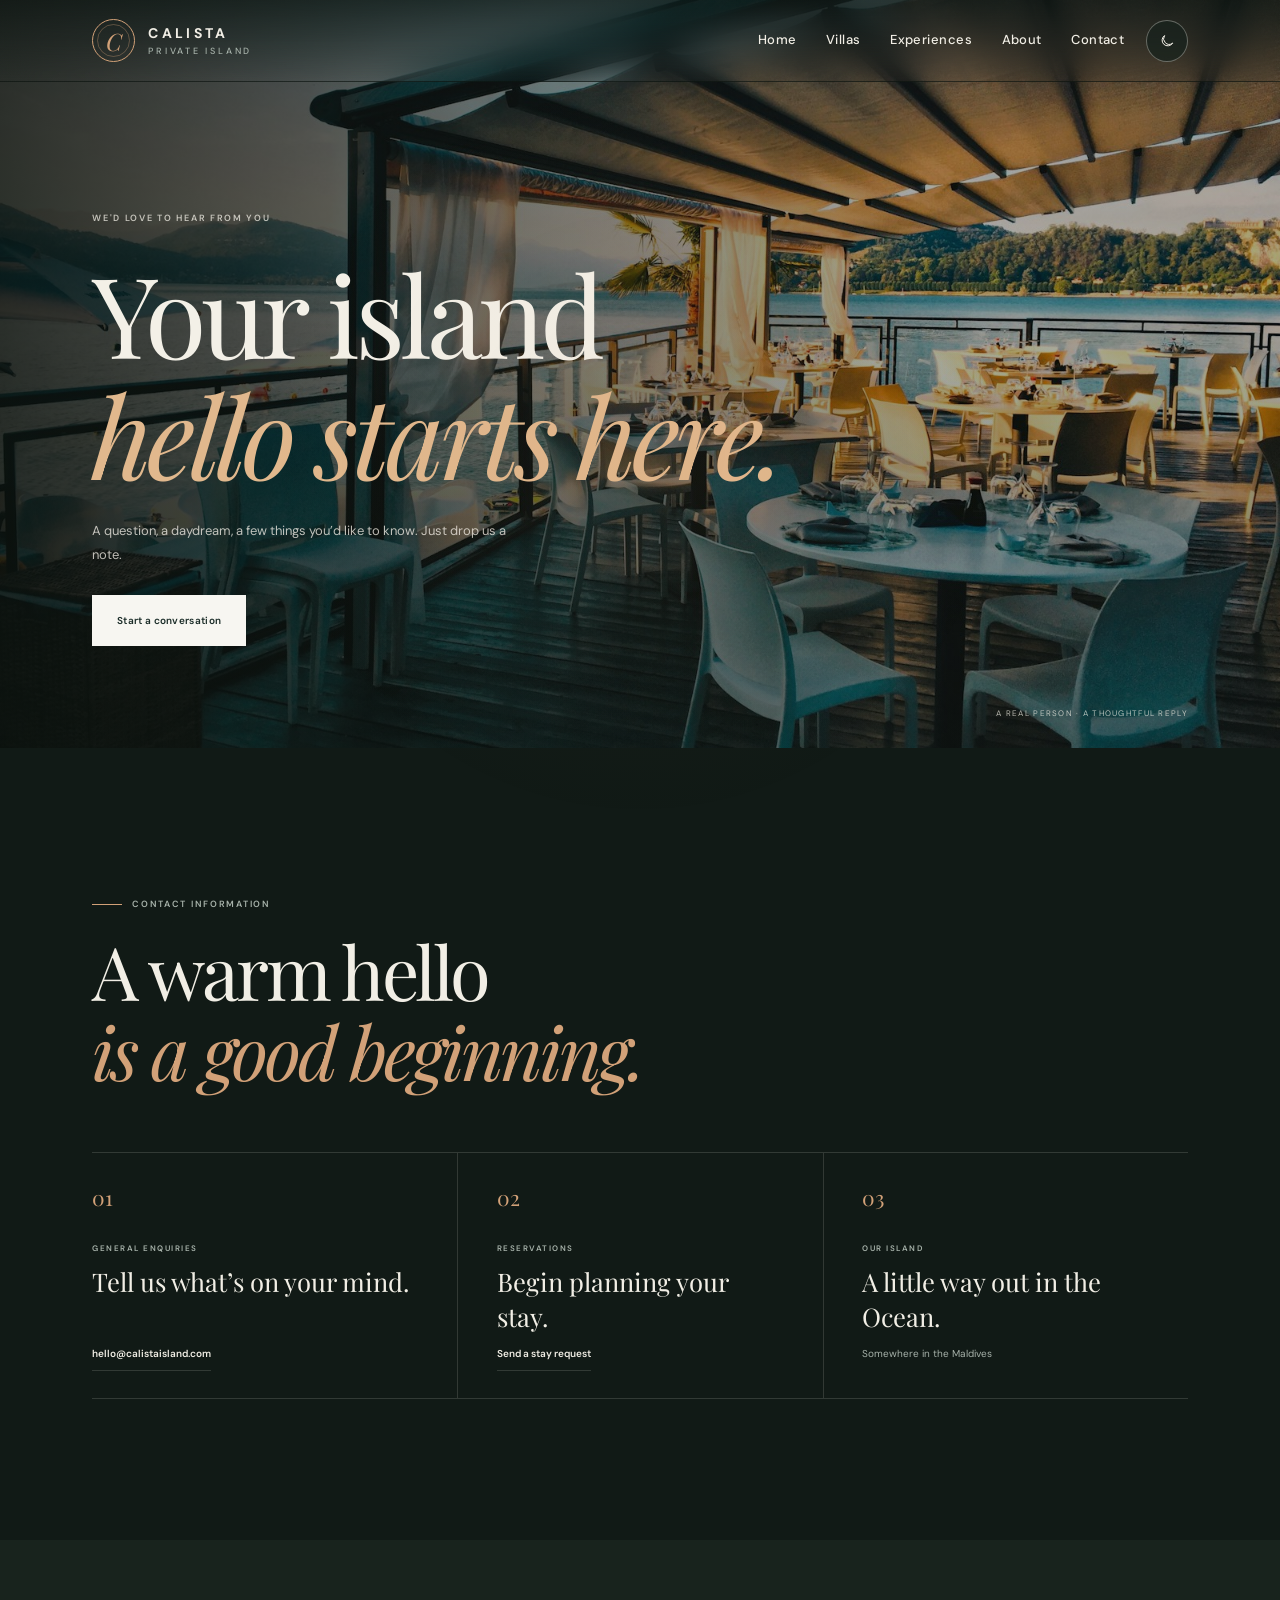
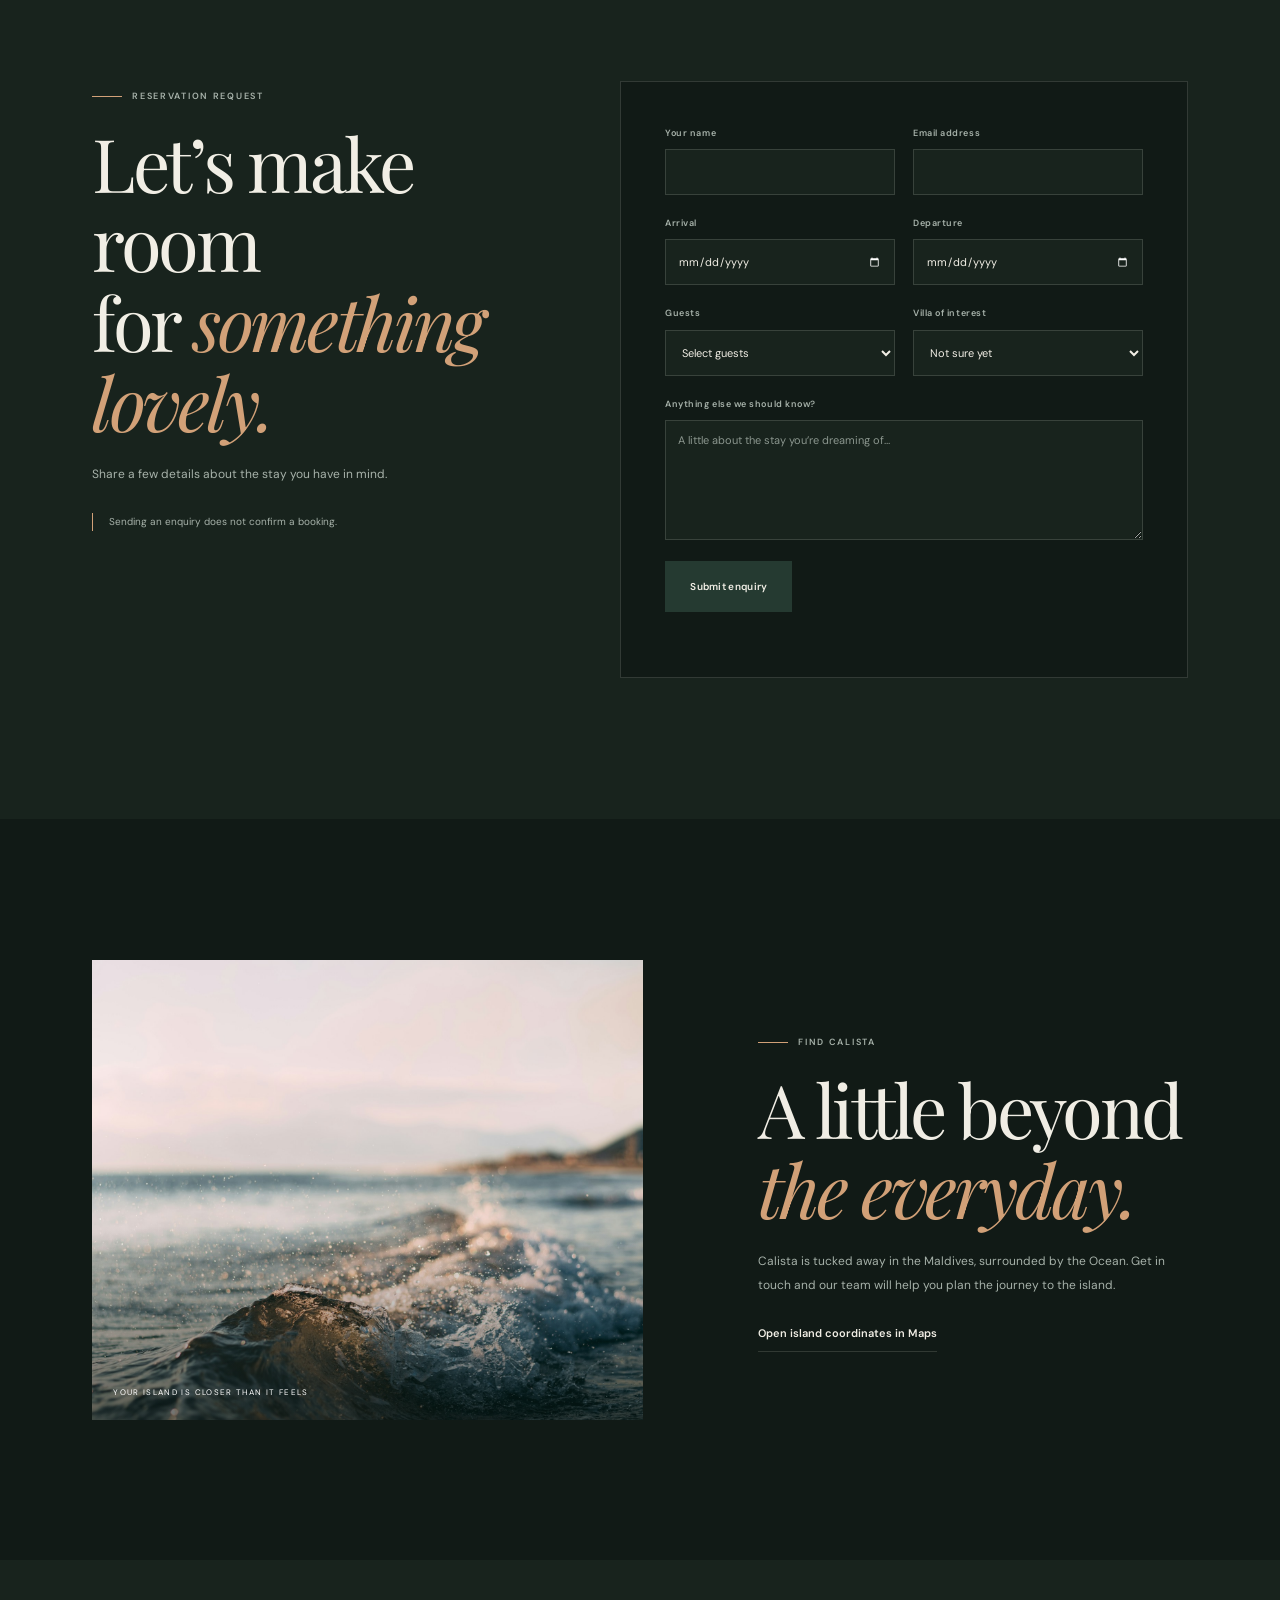
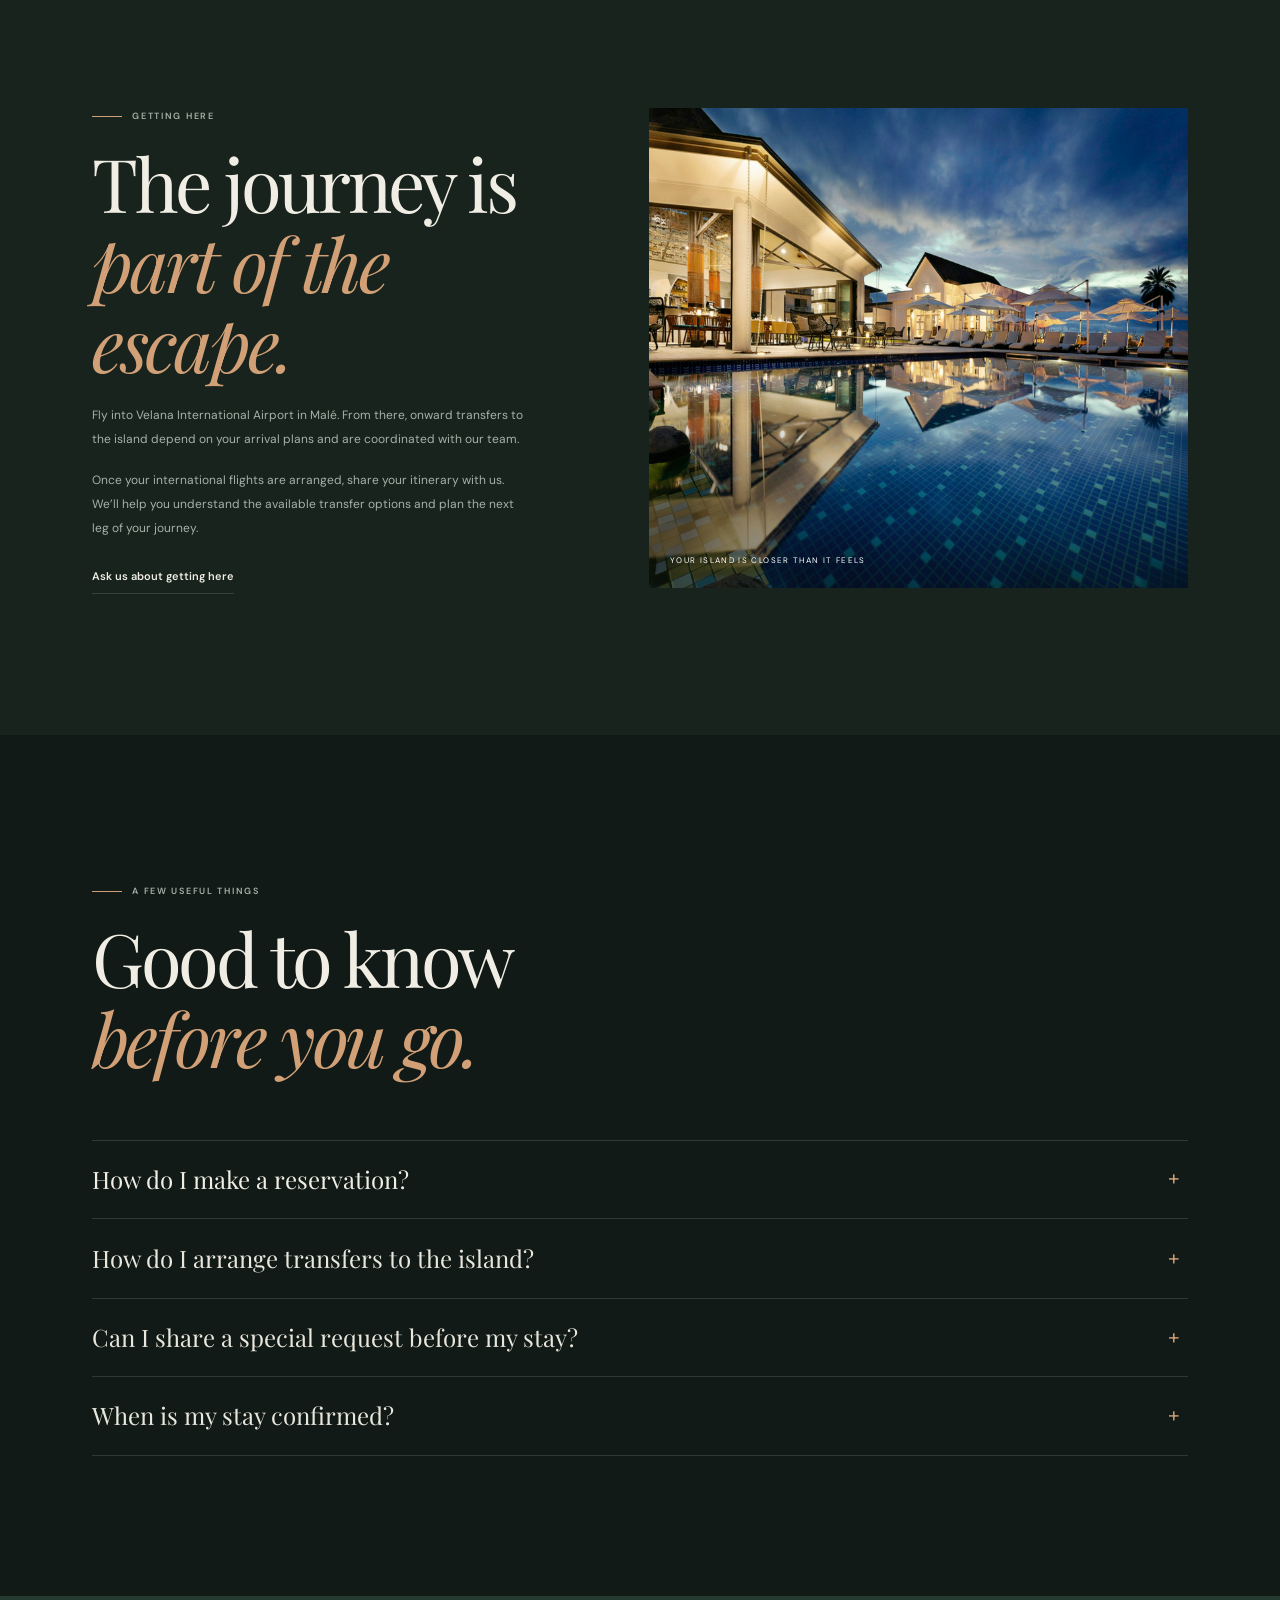
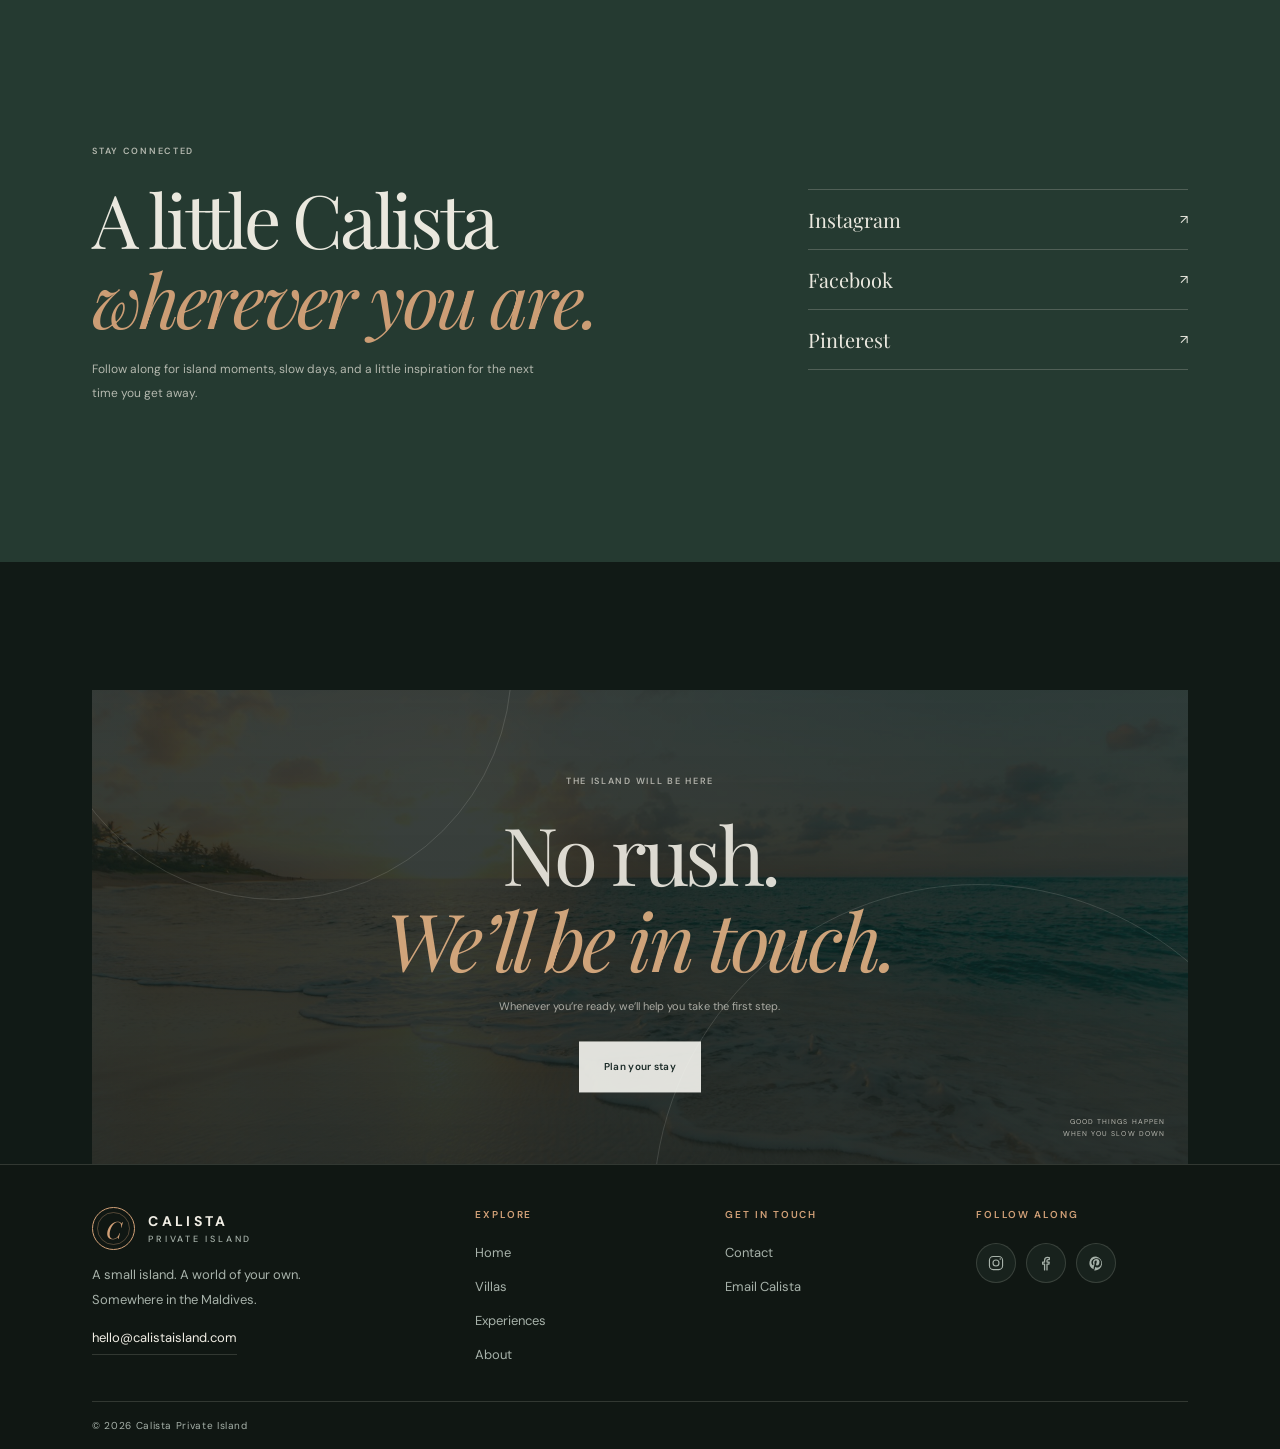
<file: contact.html>
<!doctype html>
<html lang="en" data-theme="dark">
<head>
  <meta charset="utf-8">
  <meta name="viewport" content="width=device-width, initial-scale=1">
  <meta name="theme-color" content="#111a16">
  <meta name="description" content="Contact Calista Private Island to ask a question or begin planning your Maldives stay.">
  <title>Contact — Calista Private Island</title>
  <link rel="icon" href="assets/images/favicon.svg" type="image/svg+xml">
  <link rel="preconnect" href="https://fonts.googleapis.com">
  <link rel="preconnect" href="https://fonts.gstatic.com" crossorigin>
  <link href="https://fonts.googleapis.com/css2?family=DM+Sans:wght@400;500;600;700&family=Playfair+Display:wght@400;500;600&display=swap" rel="stylesheet">
  <link rel="stylesheet" href="assets/vendor/swiper-bundle.min.css">
  <link rel="stylesheet" href="assets/css/style.css">
  <link rel="stylesheet" href="assets/css/responsive.css">
  <script src="assets/vendor/gsap.min.js" defer></script>
  <script src="assets/vendor/ScrollTrigger.min.js" defer></script>
  <script src="assets/vendor/swiper-bundle.min.js" defer></script>
  <script src="assets/js/main.js" defer></script>
</head>
<body class="contact-page">
  <a class="skip-link" href="#main">Skip to content</a>
  <div class="scroll-progress" aria-hidden="true"></div>
  <button class="back-to-top" type="button" aria-label="Back to top" title="Back to top">
    <svg viewBox="0 0 24 24" aria-hidden="true"><path d="M12 19V5m-6 6 6-6 6 6"></path></svg>
  </button>
  <header class="site-header" id="top">
    <a class="brand" href="index.html#top" aria-label="Calista home">
      <span class="brand-mark" aria-hidden="true">C</span>
      <span class="brand-name">CALISTA<span>PRIVATE ISLAND</span></span>
    </a>
    <button class="menu-toggle" type="button" aria-expanded="false" aria-controls="primary-navigation" aria-label="Open navigation">
      <span></span><span></span>
    </button>
    <nav class="primary-navigation" id="primary-navigation" aria-label="Main navigation">
      <a href="index.html#top">Home</a>
      <a href="villas.html">Villas</a>
      <a href="experiences.html">Experiences</a>
      <a href="about.html">About</a>
      <a href="contact.html" aria-current="page">Contact</a>
        <button class="theme-toggle" type="button" aria-label="Switch to light mode" aria-pressed="true">
        <svg class="theme-icon theme-icon-sun" viewBox="0 0 24 24" aria-hidden="true"><circle cx="12" cy="12" r="4"></circle><path d="M12 2v2m0 16v2M4.93 4.93l1.42 1.42m11.3 11.3 1.42 1.42M2 12h2m16 0h2M4.93 19.07l1.42-1.42m11.3-11.3 1.42-1.42"></path></svg>
        <svg class="theme-icon theme-icon-moon" viewBox="0 0 24 24" aria-hidden="true"><path d="M20.2 15.6A8.5 8.5 0 0 1 8.4 3.8 8.5 8.5 0 1 0 20.2 15.6Z"></path></svg>
      </button>
    </nav>
  </header>

  <main id="main" class="destination-page">
    <section class="destination-hero contact-hero" aria-labelledby="contact-page-title" style="--destination-image: url('../images/dining/restaurant.jpg')">
      <div class="destination-hero-copy section-shell">
        <span class="eyebrow">WE'D LOVE TO HEAR FROM YOU</span>
        <h1 id="contact-page-title">Your island<br><em>hello starts here.</em></h1>
        <p>A question, a daydream, a few things you’d like to know. Just drop us a note.</p>
        <a class="button button-light" href="#reservation-form">Start a conversation</a>
      </div>
      <span class="destination-coordinate">A REAL PERSON · A THOUGHTFUL REPLY</span>
    </section>

    <section class="contact-information section-shell section-space" id="contact-information">
      <div class="contact-section-heading reveal">
        <span class="eyebrow"><span class="eyebrow-line"></span> CONTACT INFORMATION</span>
        <h2>A warm hello<br><em>is a good beginning.</em></h2>
      </div>
      <div class="contact-information-grid">
        <article class="contact-info-card reveal">
          <span class="contact-info-index">01</span>
          <span class="eyebrow">GENERAL ENQUIRIES</span>
          <h3>Tell us what’s on your mind.</h3>
          <a class="text-link" href="mailto:hello@calistaisland.com">hello@calistaisland.com</a>
        </article>
        <article class="contact-info-card reveal">
          <span class="contact-info-index">02</span>
          <span class="eyebrow">RESERVATIONS</span>
          <h3>Begin planning your stay.</h3>
          <a class="text-link" href="#reservation-form">Send a stay request</a>
        </article>
        <article class="contact-info-card reveal">
          <span class="contact-info-index">03</span>
          <span class="eyebrow">OUR ISLAND</span>
          <h3>A little way out in the Ocean.</h3>
          <p>Somewhere in the Maldives</p>
        </article>
      </div>
    </section>

    <section class="reservation-section section-space" id="reservation-form">
      <div class="reservation-inner section-shell">
        <div class="reservation-copy reveal reveal-from-left">
          <span class="eyebrow"><span class="eyebrow-line"></span> RESERVATION REQUEST</span>
          <h2>Let’s make room<br>for <em>something lovely.</em></h2>
          <p>Share a few details about the stay you have in mind.</p>
          <span class="reservation-note">Sending an enquiry does not confirm a booking.</span>
        </div>
        <form class="reservation-form reveal reveal-from-right" id="stay-request">
          <div class="reservation-form-row">
            <label for="guest-name">Your name<input id="guest-name" name="Name" autocomplete="name" required></label>
            <label for="guest-email">Email address<input id="guest-email" name="Email" type="email" autocomplete="email" required></label>
          </div>
          <div class="reservation-form-row">
            <label for="arrival-date">Arrival<input id="arrival-date" name="Arrival" type="date" required></label>
            <label for="departure-date">Departure<input id="departure-date" name="Departure" type="date" required></label>
          </div>
          <div class="reservation-form-row">
            <label for="guest-count">Guests<select id="guest-count" name="Guests" required>
              <option value="" selected disabled>Select guests</option>
              <option>1 guest</option><option>2 guests</option><option>3 guests</option><option>4 guests</option><option>5+ guests</option>
            </select></label>
            <label for="villa-interest">Villa of interest<select id="villa-interest" name="Villa">
              <option value="Not sure yet" selected>Not sure yet</option>
              <option>Overwater Villa</option><option>Island Pool Villa</option><option>Lagoon Retreat</option>
            </select></label>
          </div>
          <label for="stay-message">Anything else we should know?<textarea id="stay-message" name="Message" rows="4" placeholder="A little about the stay you’re dreaming of…"></textarea></label>
          <button class="button button-dark reservation-submit" type="submit">Submit enquiry</button>
          <p class="reservation-form-status" id="reservation-status" role="status" aria-live="polite"></p>
        </form>
      </div>
    </section>

    <section class="find-calista section-shell section-space" id="find-calista">
      <div class="find-calista-image reveal reveal-from-left">
        <img src="assets/images/beach/beach.jpg" alt="Aerial view of a secluded island cove surrounded by clear turquoise water" loading="lazy">
        <span>YOUR ISLAND IS CLOSER THAN IT FEELS</span>
      </div>
      <div class="find-calista-copy reveal reveal-from-right">
        <span class="eyebrow"><span class="eyebrow-line"></span> FIND CALISTA</span>
        <h2>A little beyond<br><em>the everyday.</em></h2>
        <p>Calista is tucked away in the Maldives, surrounded by the Ocean. Get in touch and our team will help you plan the journey to the island.</p>
        <a class="text-link" href="https://maps.google.com/?q=6.2833,72.9667" target="_blank" rel="noopener noreferrer">Open island coordinates in Maps</a>
      </div>
    </section>

    <section class="getting-here section-space" id="getting-here">
      <div class="getting-here-inner section-shell">
        <div class="getting-here-copy reveal">
          <span class="eyebrow"><span class="eyebrow-line"></span> GETTING HERE</span>
          <h2>The journey is<br><em>part of the escape.</em></h2>
          <p>Fly into Velana International Airport in Malé. From there, onward transfers to the island depend on your arrival plans and are coordinated with our team.</p>
          <p>Once your international flights are arranged, share your itinerary with us. We’ll help you understand the available transfer options and plan the next leg of your journey.</p>
          <a class="text-link" href="mailto:hello@calistaisland.com?subject=Help%20with%20travel%20to%20Calista">Ask us about getting here</a>
        </div>
        <div class="getting-here-image reveal reveal-from-right">
          <img src="assets/images/villas/villa-two.jpg" alt="Overwater villas resting above the Maldives lagoon" loading="lazy">
          <span>YOUR ISLAND IS CLOSER THAN IT FEELS</span>
        </div>
      </div>
    </section>

    <section class="contact-faq section-shell section-space" id="faq">
      <div class="contact-section-heading reveal">
        <span class="eyebrow"><span class="eyebrow-line"></span> A FEW USEFUL THINGS</span>
        <h2>Good to know<br><em>before you go.</em></h2>
      </div>
      <div class="contact-faq-list">
        <details class="contact-faq-item reveal">
          <summary>How do I make a reservation?</summary>
          <p>Send a stay request above or email <a href="mailto:hello@calistaisland.com">hello@calistaisland.com</a>. Our team will follow up with availability and the next steps.</p>
        </details>
        <details class="contact-faq-item reveal">
          <summary>How do I arrange transfers to the island?</summary>
          <p>Share your flight itinerary with the Calista team. We’ll confirm the transfer options that suit your arrival; onward travel arrangements depend on your itinerary.</p>
        </details>
        <details class="contact-faq-item reveal">
          <summary>Can I share a special request before my stay?</summary>
          <p>Of course. Add a note to your enquiry or email us directly so the team can discuss what may be arranged for your visit.</p>
        </details>
        <details class="contact-faq-item reveal">
          <summary>When is my stay confirmed?</summary>
          <p>A reservation is confirmed directly by the Calista team after they have discussed availability and arrangements with you. Sending an enquiry alone does not confirm a booking.</p>
        </details>
      </div>
    </section>

    <section class="stay-connected section-space" id="stay-connected">
      <div class="stay-connected-inner section-shell reveal">
        <div>
          <span class="eyebrow">STAY CONNECTED</span>
          <h2>A little Calista<br><em>wherever you are.</em></h2>
          <p>Follow along for island moments, slow days, and a little inspiration for the next time you get away.</p>
        </div>
        <div class="stay-connected-links">
          <a href="https://www.instagram.com/" target="_blank" rel="noopener noreferrer"><span>Instagram</span><span aria-hidden="true">↗</span></a>
          <a href="https://www.facebook.com/" target="_blank" rel="noopener noreferrer"><span>Facebook</span><span aria-hidden="true">↗</span></a>
          <a href="https://www.pinterest.com/" target="_blank" rel="noopener noreferrer"><span>Pinterest</span><span aria-hidden="true">↗</span></a>
        </div>
      </div>
    </section>

    <section class="booking-cta section-shell contact-final-cta" id="contact-cta">
      <div class="cta-orbit cta-orbit-one" aria-hidden="true"></div>
      <div class="cta-orbit cta-orbit-two" aria-hidden="true"></div>
      <div class="cta-content reveal">
        <span class="eyebrow">THE ISLAND WILL BE HERE</span>
        <h2>No rush.<br><em>We’ll be in touch.</em></h2>
        <p>Whenever you’re ready, we’ll help you take the first step.</p>
        <a class="button button-light" href="#reservation-form">Plan your stay</a>
      </div>
      <span class="cta-side-note">GOOD THINGS HAPPEN<br>WHEN YOU SLOW DOWN</span>
    </section>
  </main>

  <footer class="site-footer">
    <div class="footer-main section-shell">
      <div class="footer-brand-column">
        <a class="brand footer-brand" href="index.html#top" aria-label="Calista home">
          <span class="brand-mark" aria-hidden="true">C</span><span class="brand-name">CALISTA<span>PRIVATE ISLAND</span></span>
        </a>
        <p>A small island. A world of your own.<br>Somewhere in the Maldives.</p>
        <a class="footer-email" href="mailto:hello@calistaisland.com">hello@calistaisland.com</a>
      </div>
      <div class="footer-links"><span class="eyebrow">EXPLORE</span><a href="index.html#top">Home</a><a href="villas.html">Villas</a><a href="experiences.html">Experiences</a><a href="about.html">About</a></div>
      <div class="footer-links"><span class="eyebrow">GET IN TOUCH</span><a href="contact.html" aria-current="page">Contact</a><a href="mailto:hello@calistaisland.com">Email Calista</a></div>
      <div class="footer-links footer-social-links">
        <span class="eyebrow">FOLLOW ALONG</span>
        <div class="footer-social-icons">
          <a href="https://www.instagram.com/" target="_blank" rel="noopener noreferrer" aria-label="Instagram" title="Instagram"><svg viewBox="0 0 24 24" aria-hidden="true"><rect x="3.25" y="3.25" width="17.5" height="17.5" rx="5"></rect><circle cx="12" cy="12" r="4"></circle><circle class="social-icon-dot" cx="17.65" cy="6.5" r="1"></circle></svg></a>
          <a href="https://www.facebook.com/" target="_blank" rel="noopener noreferrer" aria-label="Facebook" title="Facebook"><svg viewBox="0 0 24 24" aria-hidden="true"><path d="M14.1 21v-8h2.7l.4-3.1h-3.1v-2c0-.9.3-1.5 1.6-1.5h1.7V3.6c-.3 0-1.3-.1-2.5-.1-2.5 0-4.2 1.5-4.2 4.3v2.1H8v3.1h2.7v8"></path></svg></a>
          <a href="https://www.pinterest.com/" target="_blank" rel="noopener noreferrer" aria-label="Pinterest" title="Pinterest"><svg viewBox="0 0 24 24" aria-hidden="true"><path d="M12 3.2a8.8 8.8 0 0 0-3.2 17c0-.7 0-1.6.2-2.4l1.2-5.1s-.3-.6-.3-1.5c0-1.4.8-2.5 1.8-2.5.9 0 1.3.7 1.3 1.5 0 .9-.6 2.2-.9 3.4-.3 1 .5 1.8 1.5 1.8 1.8 0 3-2.3 3-5 0-2.1-1.4-3.7-4-3.7-2.9 0-4.7 2.2-4.7 4.6 0 .8.2 1.4.6 1.9.2.2.2.3.1.6l-.2.8c-.1.3-.3.4-.6.3-1.3-.5-1.9-1.9-1.9-3.5 0-2.6 2.2-5.8 6.9-5.8 3.7 0 6.2 2.7 6.2 5.7 0 3.9-2.2 6.8-5.5 6.8-1.1 0-2.1-.6-2.4-1.2l-.7 2.7c-.2.8-.7 1.6-1.1 2.2A8.8 8.8 0 1 0 12 3.2Z"></path></svg></a>
        </div>
      </div>
    </div>
    <div class="footer-bottom section-shell"><span>&copy; <span id="current-year">2026</span> Calista Private Island</span></div>
  </footer>
  <div class="toast" role="status" aria-live="polite"></div>
</body>
</html>
</file>
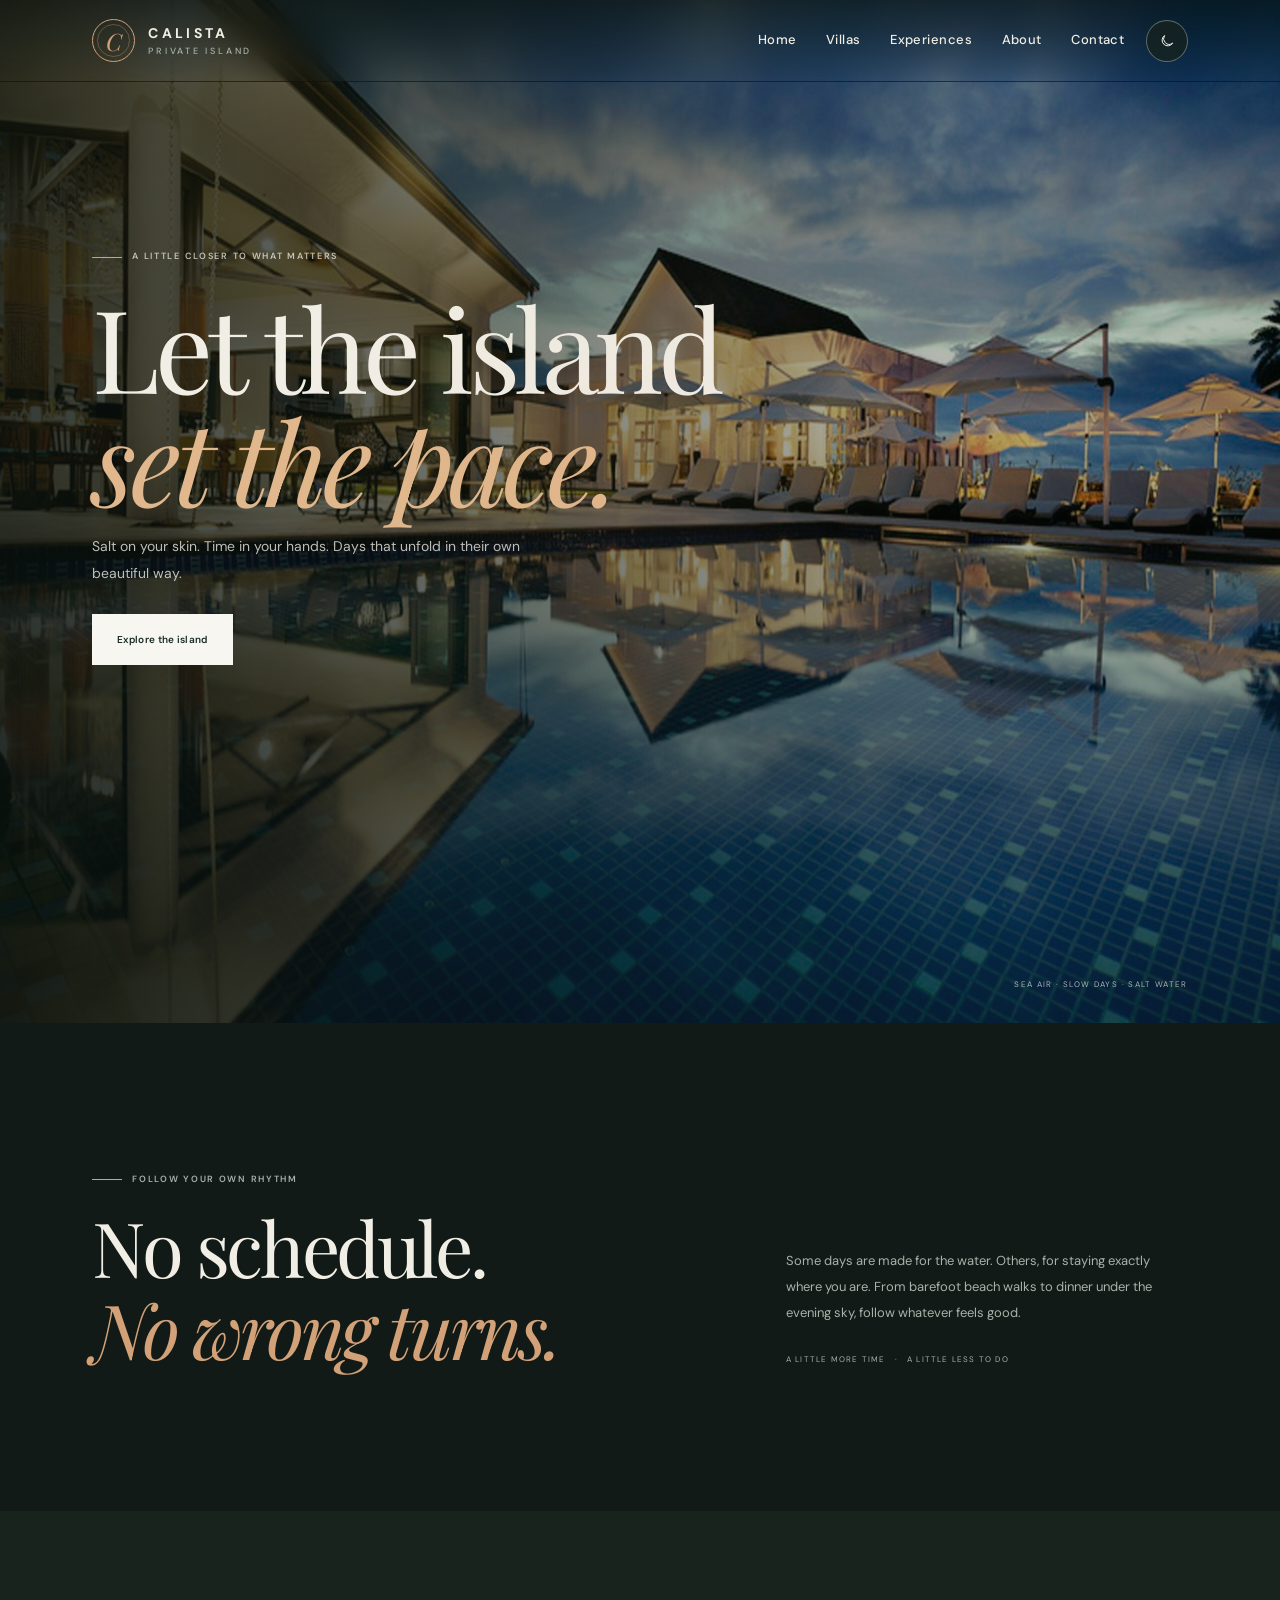
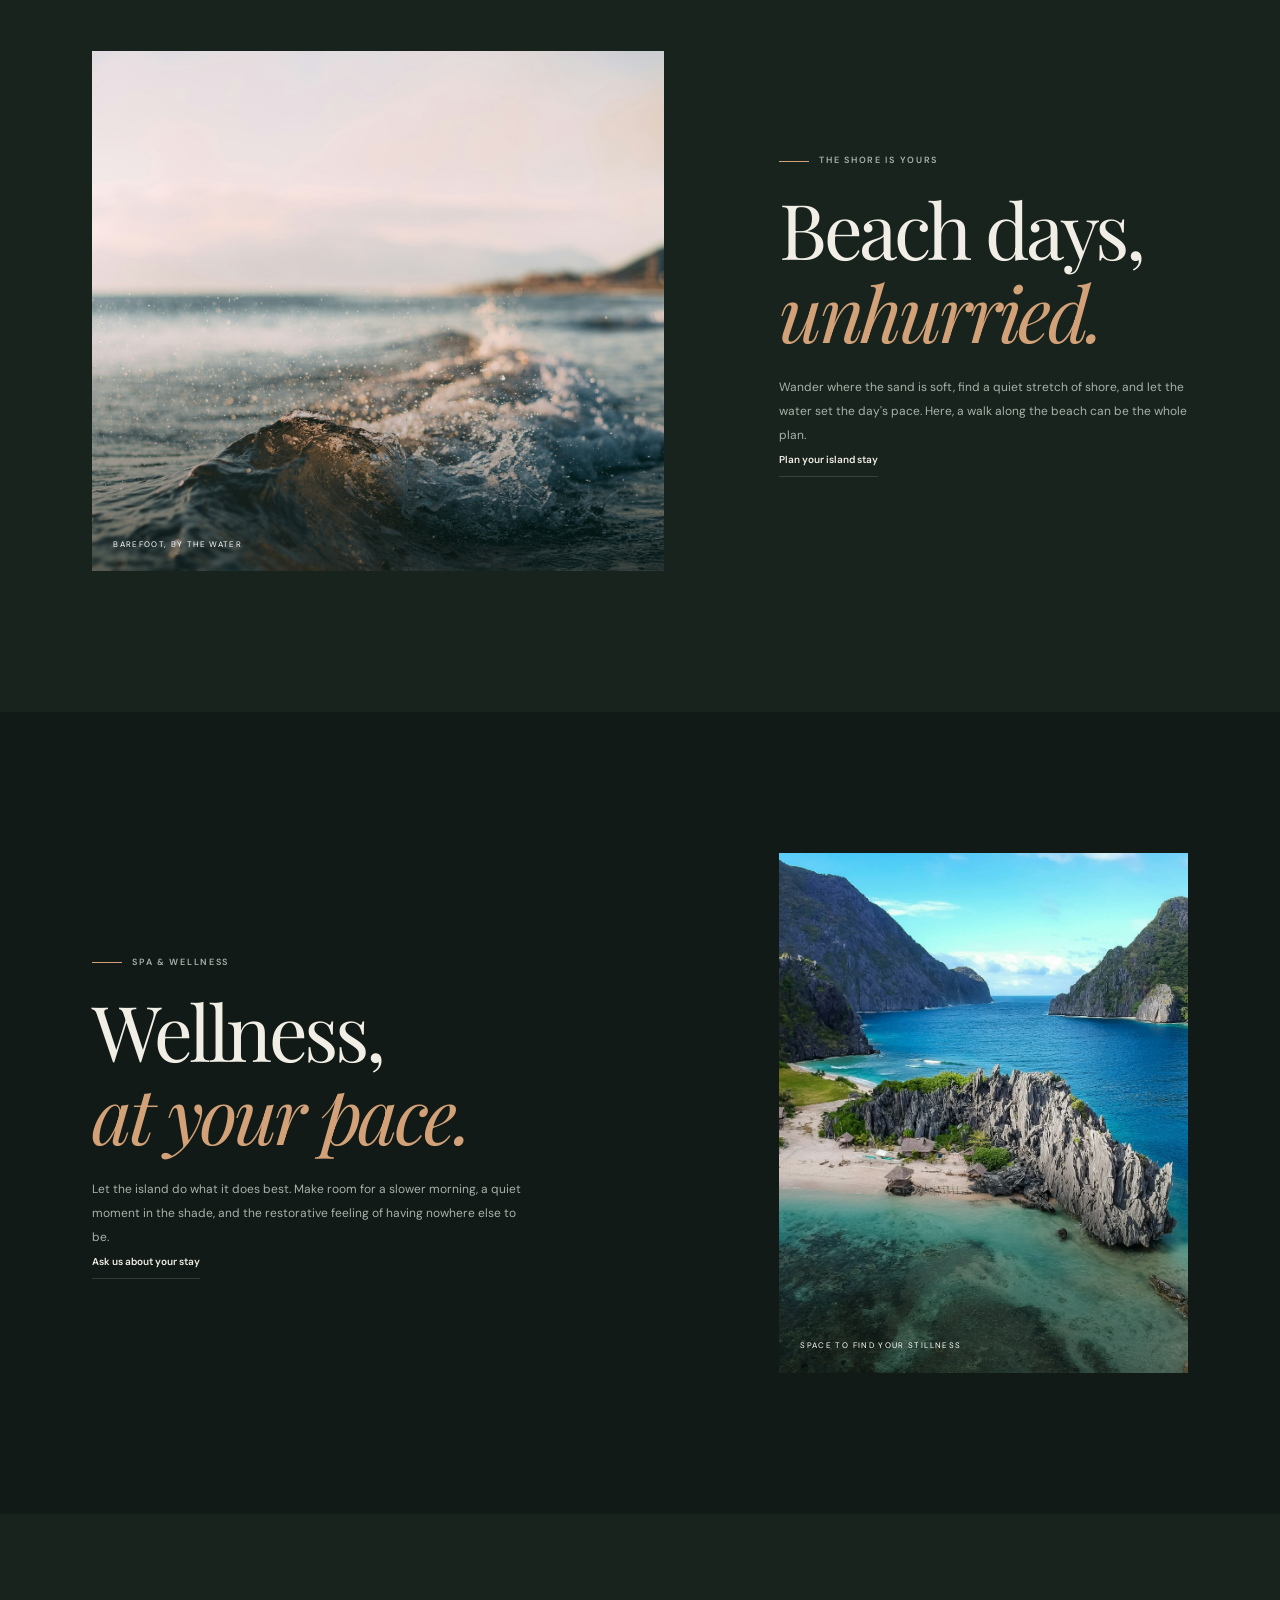
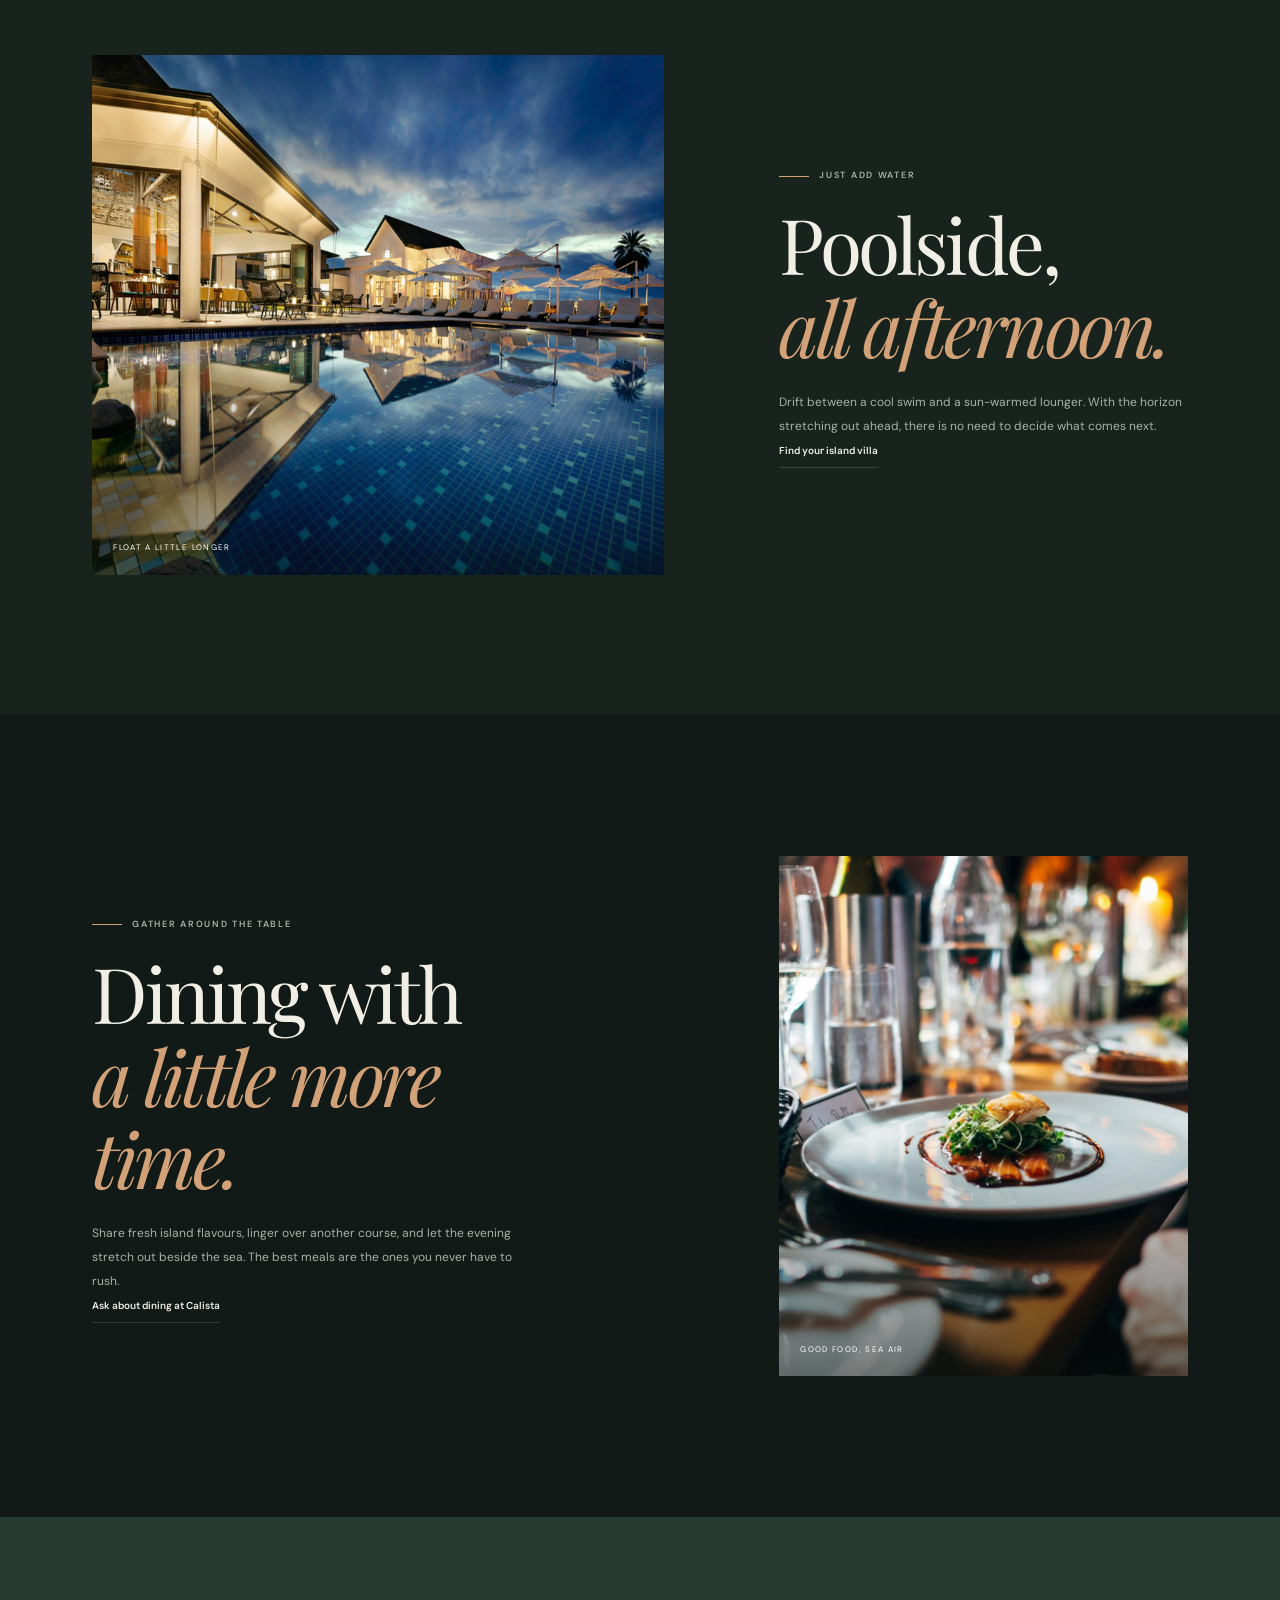
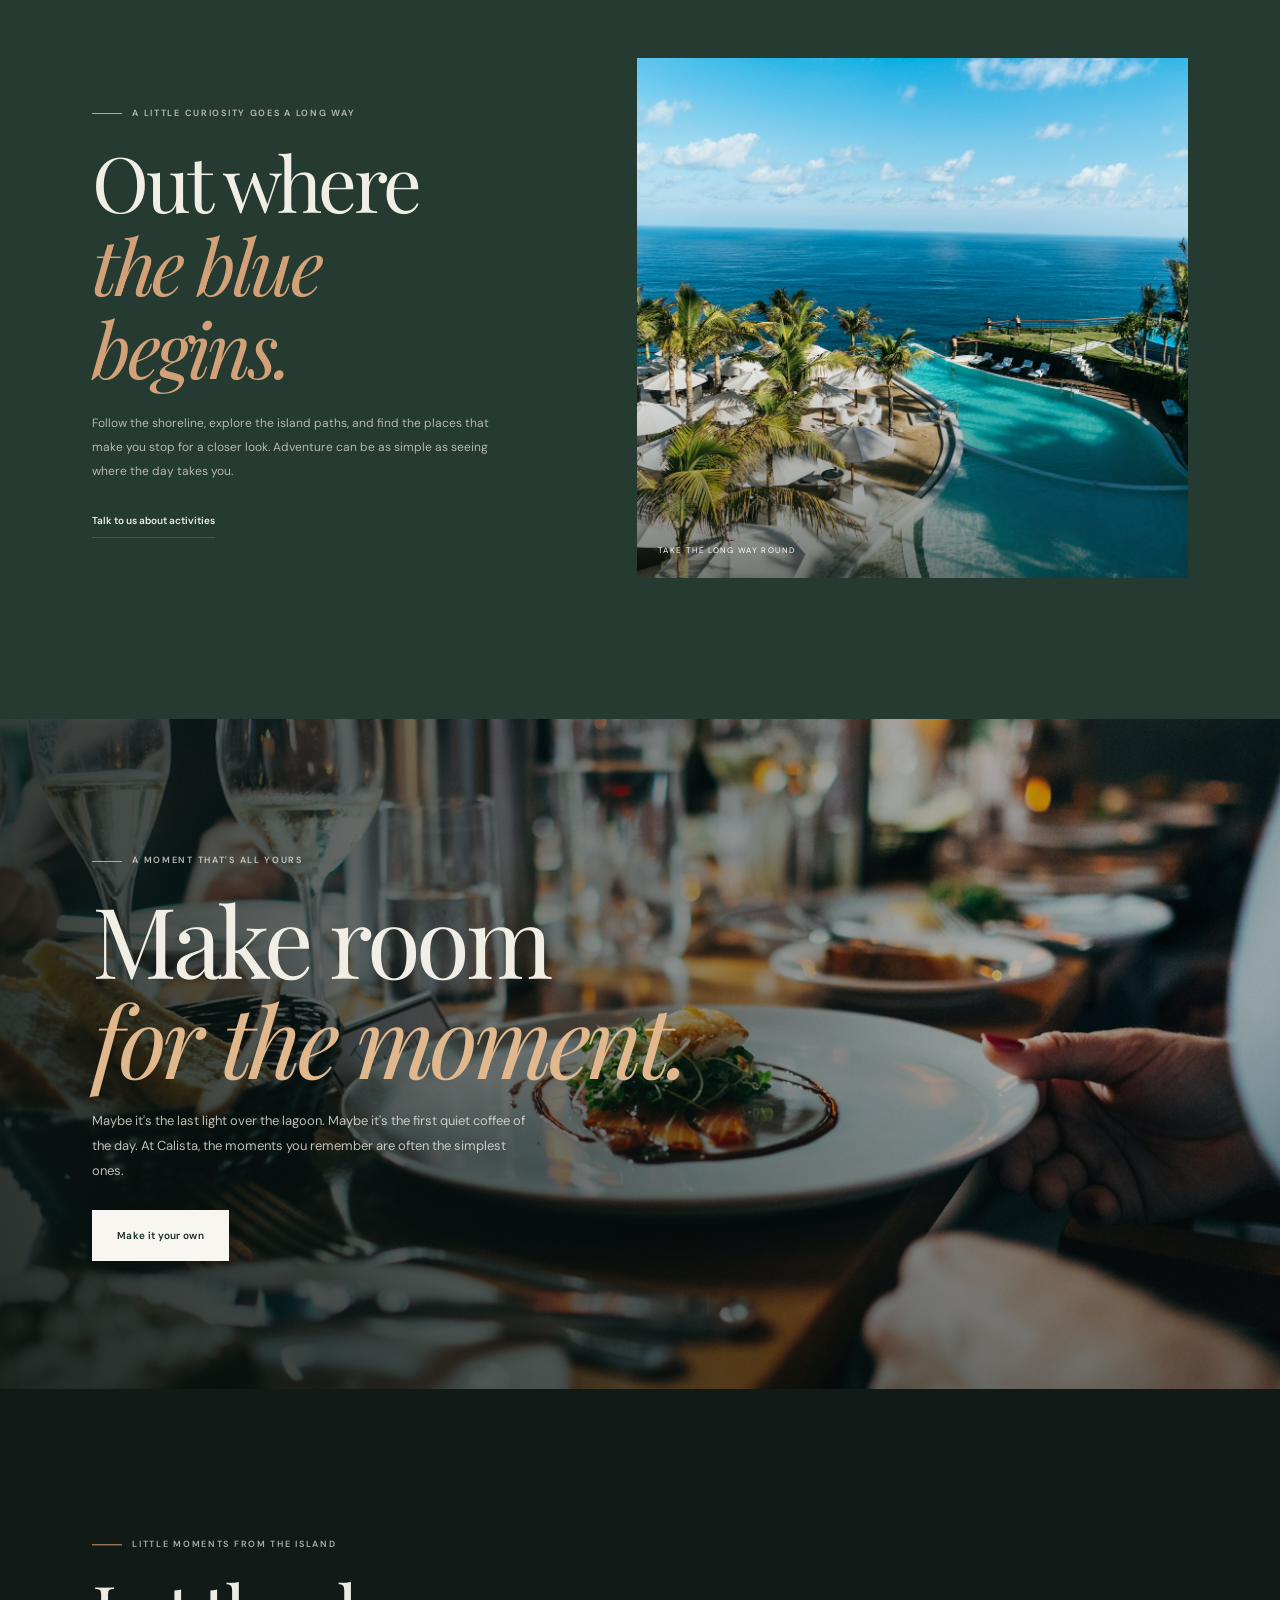
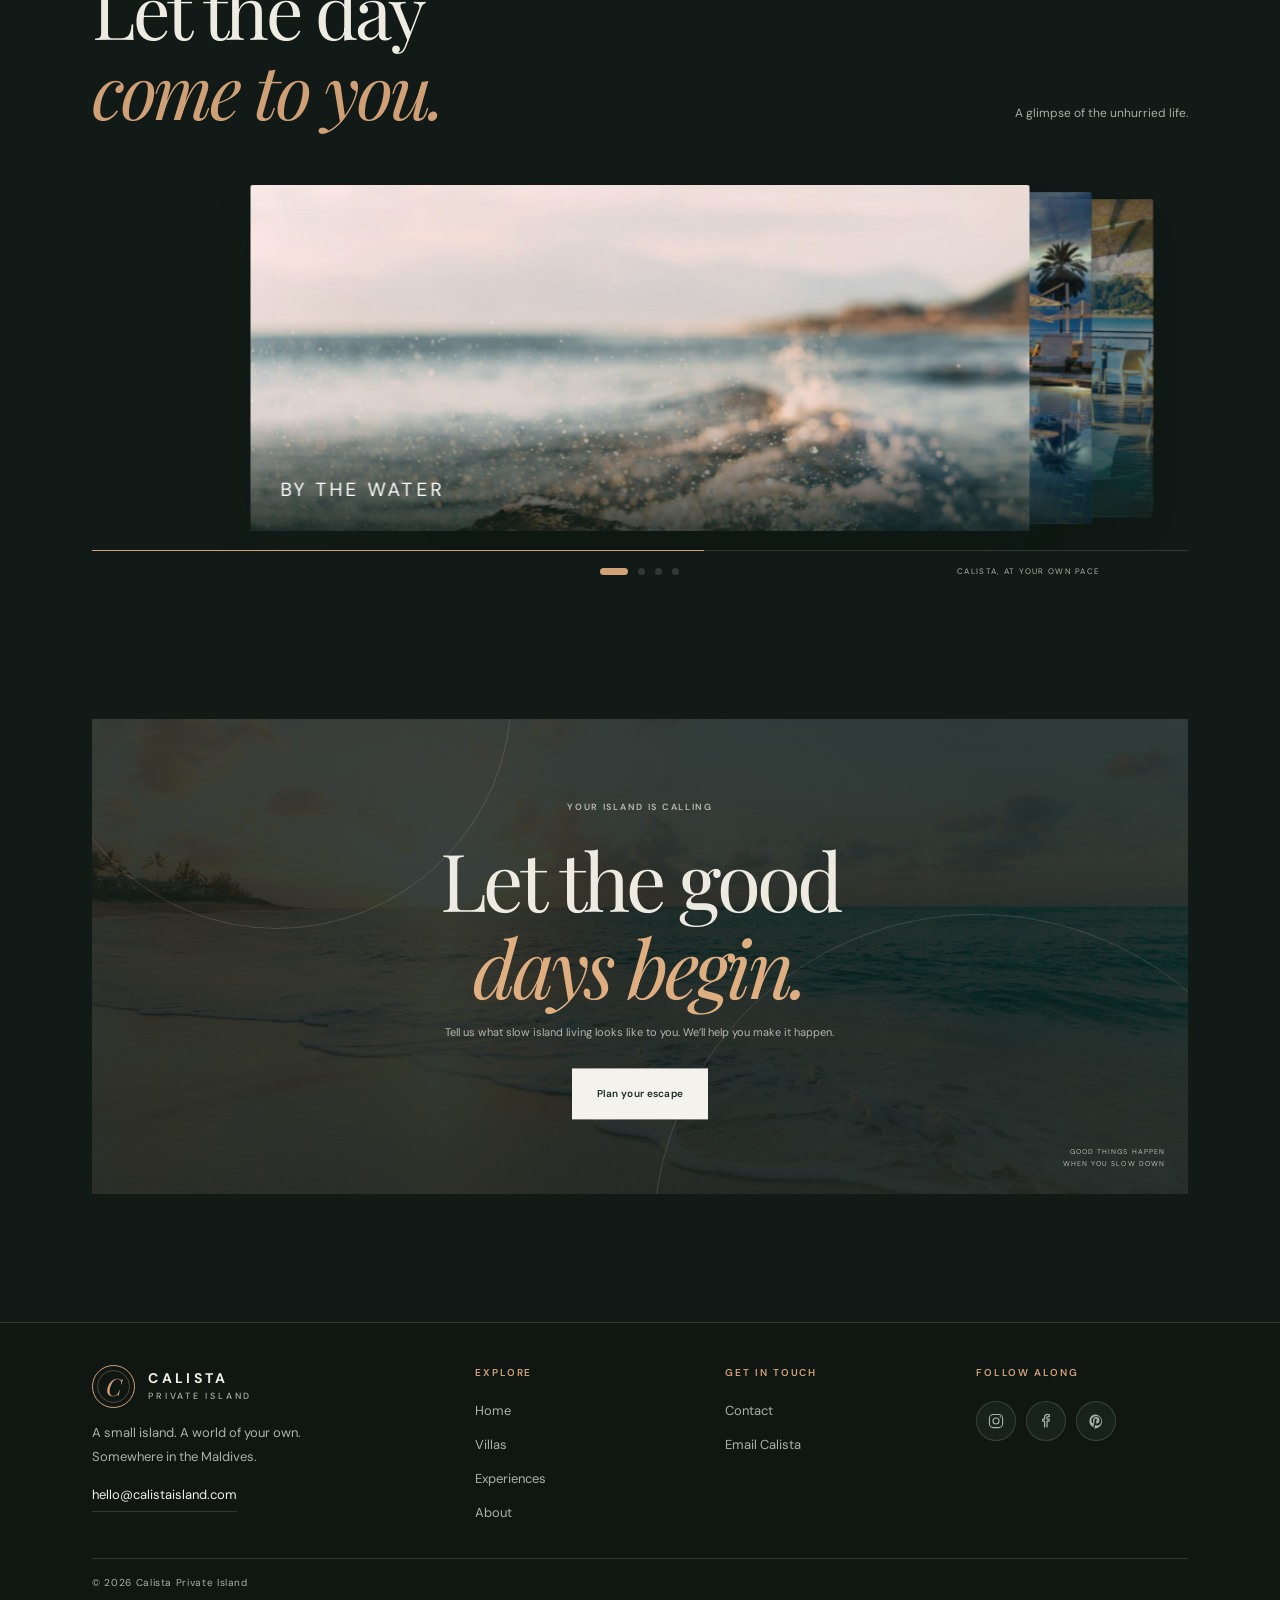
<file: experiences.html>
<!doctype html>
<html lang="en" data-theme="dark">
<head>
  <meta charset="utf-8">
  <meta name="viewport" content="width=device-width, initial-scale=1">
  <meta name="theme-color" content="#111a16">
  <meta name="description" content="Explore Calista's island experiences, from barefoot beach days and lagoon swims to restorative moments and open-air dining.">
  <title>Island Experiences — Calista Private Island</title>
  <link rel="icon" href="assets/images/favicon.svg" type="image/svg+xml">
  <link rel="preconnect" href="https://fonts.googleapis.com">
  <link rel="preconnect" href="https://fonts.gstatic.com" crossorigin>
  <link href="https://fonts.googleapis.com/css2?family=DM+Sans:wght@400;500;600;700&family=Playfair+Display:wght@400;500;600&display=swap" rel="stylesheet">
  <link rel="stylesheet" href="assets/vendor/swiper-bundle.min.css">
  <link rel="stylesheet" href="assets/css/style.css">
  <link rel="stylesheet" href="assets/css/responsive.css">
  <script src="assets/vendor/gsap.min.js" defer></script>
  <script src="assets/vendor/ScrollTrigger.min.js" defer></script>
  <script src="assets/vendor/swiper-bundle.min.js" defer></script>
  <script src="assets/js/main.js" defer></script>
</head>
<body>
  <a class="skip-link" href="#main">Skip to content</a>
  <div class="scroll-progress" aria-hidden="true"></div>
  <button class="back-to-top" type="button" aria-label="Back to top" title="Back to top">
    <svg viewBox="0 0 24 24" aria-hidden="true"><path d="M12 19V5m-6 6 6-6 6 6"></path></svg>
  </button>
  <header class="site-header" id="top">
    <a class="brand" href="index.html#top" aria-label="Calista home">
      <span class="brand-mark" aria-hidden="true">C</span>
      <span class="brand-name">CALISTA<span>PRIVATE ISLAND</span></span>
    </a>
    <button class="menu-toggle" type="button" aria-expanded="false" aria-controls="primary-navigation" aria-label="Open navigation">
      <span></span><span></span>
    </button>
    <nav class="primary-navigation" id="primary-navigation" aria-label="Main navigation">
      <a href="index.html#top">Home</a>
      <a href="villas.html">Villas</a>
      <a href="experiences.html" aria-current="page">Experiences</a>
      <a href="about.html">About</a>
      <a href="contact.html">Contact</a>
      <button class="theme-toggle" type="button" aria-label="Switch to light mode" aria-pressed="true">
        <svg class="theme-icon theme-icon-sun" viewBox="0 0 24 24" aria-hidden="true"><circle cx="12" cy="12" r="4"></circle><path d="M12 2v2m0 16v2M4.93 4.93l1.42 1.42m11.3 11.3 1.42 1.42M2 12h2m16 0h2M4.93 19.07l1.42-1.42m11.3-11.3 1.42-1.42"></path></svg>
        <svg class="theme-icon theme-icon-moon" viewBox="0 0 24 24" aria-hidden="true"><path d="M20.2 15.6A8.5 8.5 0 0 1 8.4 3.8 8.5 8.5 0 1 0 20.2 15.6Z"></path></svg>
      </button>
    </nav>
  </header>

  <main id="main" class="destination-page experiences-page">
    <section class="villa-page-hero experience-page-hero" id="experience-page-hero" aria-labelledby="experience-page-title">
      <img class="villa-page-hero-image" src="assets/images/villas/villa-two.jpg" alt="Overwater villas set across a clear turquoise lagoon" fetchpriority="high">
      <div class="villa-page-hero-shade"></div>
      <div class="villa-page-hero-content section-shell">
        <span class="eyebrow"><span class="eyebrow-line"></span> A LITTLE CLOSER TO WHAT MATTERS</span>
        <h1 id="experience-page-title">Let the island<br><em>set the pace.</em></h1>
        <p>Salt on your skin. Time in your hands. Days that unfold in their own beautiful way.</p>
        <a class="button button-light" href="#experience-introduction">Explore the island</a>
      </div>
      <span class="villa-page-hero-note">SEA AIR · SLOW DAYS · SALT WATER</span>
      <a class="villa-page-scroll" href="#experience-introduction"></a>
    </section>

    <section class="villa-page-intro section-shell section-space reveal" id="experience-introduction">
      <div>
        <span class="eyebrow"><span class="eyebrow-line"></span> FOLLOW YOUR OWN RHYTHM</span>
        <h2>No schedule.<br><em>No wrong turns.</em></h2>
      </div>
      <div class="villa-page-intro-copy">
        <p>Some days are made for the water. Others, for staying exactly where you are. From barefoot beach walks to dinner under the evening sky, follow whatever feels good.</p>
        <span class="villa-page-coordinate">A LITTLE MORE TIME <i>·</i> A LITTLE LESS TO DO</span>
      </div>
    </section>

    <section class="villa-detail experience-detail experience-beach section-space" id="beach-experiences">
      <div class="villa-detail-inner section-shell">
        <div class="villa-detail-image reveal reveal-from-left"><img src="assets/images/beach/beach.jpg" alt="Calm turquoise water along a palm-lined island beach" loading="lazy"><span>BAREFOOT, BY THE WATER</span></div>
        <div class="villa-detail-copy reveal reveal-from-right">
          <span class="eyebrow"><span class="eyebrow-line"></span> THE SHORE IS YOURS</span>
          <h2>Beach days,<br><em>unhurried.</em></h2>
          <p>Wander where the sand is soft, find a quiet stretch of shore, and let the water set the day's pace. Here, a walk along the beach can be the whole plan.</p>
          <a class="text-link" href="contact.html">Plan your island stay</a>
        </div>
      </div>
    </section>

    <section class="villa-detail villa-detail-garden experience-detail experience-wellness section-space" id="spa-wellness">
      <div class="villa-detail-inner section-shell">
        <div class="villa-detail-image reveal reveal-from-right"><img src="assets/images/gallery/tropical.jpg" alt="Quiet tropical greenery on the island" loading="lazy"><span>SPACE TO FIND YOUR STILLNESS</span></div>
        <div class="villa-detail-copy reveal reveal-from-left">
          <span class="eyebrow"><span class="eyebrow-line"></span> SPA &amp; WELLNESS</span>
          <h2>Wellness,<br><em>at your pace.</em></h2>
          <p>Let the island do what it does best. Make room for a slower morning, a quiet moment in the shade, and the restorative feeling of having nowhere else to be.</p>
          <a class="text-link" href="contact.html">Ask us about your stay</a>
        </div>
      </div>
    </section>

    <section class="villa-detail experience-detail experience-pool section-space" id="pool-leisure">
      <div class="villa-detail-inner section-shell">
        <div class="villa-detail-image reveal reveal-from-left"><img src="assets/images/villas/villa-two.jpg" alt="A resort pool reflecting the island at dusk" loading="lazy"><span>FLOAT A LITTLE LONGER</span></div>
        <div class="villa-detail-copy reveal reveal-from-right">
          <span class="eyebrow"><span class="eyebrow-line"></span> JUST ADD WATER</span>
          <h2>Poolside,<br><em>all afternoon.</em></h2>
          <p>Drift between a cool swim and a sun-warmed lounger. With the horizon stretching out ahead, there is no need to decide what comes next.</p>
          <a class="text-link" href="villas.html">Find your island villa</a>
        </div>
      </div>
    </section>

    <section class="villa-detail villa-detail-garden experience-detail experience-dining section-space" id="dining-experiences">
      <div class="villa-detail-inner section-shell">
        <div class="villa-detail-image reveal reveal-from-right"><img src="assets/images/dining/dining.jpg" alt="An open-air dining terrace beside the water" loading="lazy"><span>GOOD FOOD, SEA AIR</span></div>
        <div class="villa-detail-copy reveal reveal-from-left">
          <span class="eyebrow"><span class="eyebrow-line"></span> GATHER AROUND THE TABLE</span>
          <h2>Dining with<br><em>a little more time.</em></h2>
          <p>Share fresh island flavours, linger over another course, and let the evening stretch out beside the sea. The best meals are the ones you never have to rush.</p>
          <a class="text-link" href="contact.html">Ask about dining at Calista</a>
        </div>
      </div>
    </section>

    <section class="experience-adventure section-space" id="adventure-activities">
      <div class="experience-adventure-inner section-shell">
        <div class="experience-adventure-copy reveal reveal-from-left">
          <span class="eyebrow"><span class="eyebrow-line"></span> A LITTLE CURIOSITY GOES A LONG WAY</span>
          <h2>Out where<br><em>the blue begins.</em></h2>
          <p>Follow the shoreline, explore the island paths, and find the places that make you stop for a closer look. Adventure can be as simple as seeing where the day takes you.</p>
          <a class="text-link" href="contact.html">Talk to us about activities</a>
        </div>
        <div class="experience-adventure-image reveal reveal-from-right"><img src="assets/images/experiences/pool.jpg" alt="A quiet rocky cove surrounded by clear blue water" loading="lazy"><span>TAKE THE LONG WAY ROUND</span></div>
      </div>
    </section>

    <section class="experience-signature" id="signature-experience">
      <img src="assets/images/dining/dining.jpg" alt="" loading="lazy">
      <div class="experience-signature-shade"></div>
      <div class="experience-signature-content section-shell reveal">
        <span class="eyebrow"><span class="eyebrow-line"></span> A MOMENT THAT'S ALL YOURS</span>
        <h2>Make room<br><em>for the moment.</em></h2>
        <p>Maybe it's the last light over the lagoon. Maybe it's the first quiet coffee of the day. At Calista, the moments you remember are often the simplest ones.</p>
        <a class="button button-light" href="contact.html">Make it your own</a>
      </div>
    </section>

    <section class="villa-gallery experience-gallery section-space" id="experience-gallery">
      <div class="section-shell gallery-heading reveal">
        <div><span class="eyebrow"><span class="eyebrow-line"></span> LITTLE MOMENTS FROM THE ISLAND</span><h2>Let the day<br><em>come to you.</em></h2></div>
        <p>A glimpse of the unhurried life.</p>
      </div>
      <div class="gallery-carousel" role="region" aria-roledescription="carousel" aria-label="Island experiences gallery">
        <div class="gallery-viewport swiper" id="gallery-viewport" aria-label="Island gallery slides">
          <div class="gallery-grid swiper-wrapper" id="gallery-track">
            <button class="gallery-image swiper-slide is-active" type="button" data-full-image="assets/images/beach/beach.jpg" aria-label="View the island beach"><img src="assets/images/beach/beach.jpg" alt="A calm tropical beach edged with palms" loading="lazy"><span class="gallery-image-caption"><span>BY THE WATER</span></span></button>
            <button class="gallery-image swiper-slide" type="button" data-full-image="assets/images/villas/villa-two.jpg" aria-label="View the pool at dusk"><img src="assets/images/villas/villa-two.jpg" alt="A resort pool reflecting the island at dusk" loading="lazy"><span class="gallery-image-caption"><span>POOLSIDE STILLNESS</span></span></button>
            <button class="gallery-image swiper-slide" type="button" data-full-image="assets/images/dining/restaurant.jpg" aria-label="View an intimate island dinner"><img src="assets/images/dining/restaurant.jpg" alt="A thoughtfully set table for an island dinner" loading="lazy"><span class="gallery-image-caption"><span>EVENINGS BY THE SEA</span></span></button>
            <button class="gallery-image swiper-slide" type="button" data-full-image="assets/images/gallery/tropical.jpg" aria-label="View the island greenery"><img src="assets/images/gallery/tropical.jpg" alt="Tropical island greenery" loading="lazy"><span class="gallery-image-caption"><span>A LITTLE MORE WILD</span></span></button>
          </div>
        </div>
        <div class="gallery-carousel-controls">
          <div class="gallery-carousel-dots" role="group" aria-label="Choose an island image"><button class="gallery-carousel-dot is-active" type="button" aria-label="Show island image 1" aria-pressed="true"></button><button class="gallery-carousel-dot" type="button" aria-label="Show island image 2" aria-pressed="false"></button><button class="gallery-carousel-dot" type="button" aria-label="Show island image 3" aria-pressed="false"></button><button class="gallery-carousel-dot" type="button" aria-label="Show island image 4" aria-pressed="false"></button></div>
          <span class="gallery-carousel-caption">CALISTA, AT YOUR OWN PACE</span>
        </div>
      </div>
    </section>

    <section class="booking-cta section-shell experience-booking-cta" id="experience-booking">
      <div class="cta-orbit cta-orbit-one" aria-hidden="true"></div>
      <div class="cta-orbit cta-orbit-two" aria-hidden="true"></div>
      <div class="cta-content reveal"><span class="eyebrow">YOUR ISLAND IS CALLING</span><h2>Let the good<br><em>days begin.</em></h2><p>Tell us what slow island living looks like to you. We’ll help you make it happen.</p><a class="button button-light" href="contact.html">Plan your escape</a></div>
      <span class="cta-side-note">GOOD THINGS HAPPEN<br>WHEN YOU SLOW DOWN</span>
    </section>
  </main>

  <footer class="site-footer">
    <div class="footer-main section-shell">
      <div class="footer-brand-column">
        <a class="brand footer-brand" href="index.html#top" aria-label="Calista home"><span class="brand-mark" aria-hidden="true">C</span><span class="brand-name">CALISTA<span>PRIVATE ISLAND</span></span></a>
        <p>A small island. A world of your own.<br>Somewhere in the Maldives.</p>
        <a class="footer-email" href="mailto:hello@calistaisland.com">hello@calistaisland.com</a>
      </div>
      <div class="footer-links"><span class="eyebrow">EXPLORE</span><a href="index.html#top">Home</a><a href="villas.html">Villas</a><a href="experiences.html">Experiences</a><a href="about.html">About</a></div>
      <div class="footer-links"><span class="eyebrow">GET IN TOUCH</span><a href="contact.html">Contact</a><a href="mailto:hello@calistaisland.com">Email Calista</a></div>
      <div class="footer-links footer-social-links"><span class="eyebrow">FOLLOW ALONG</span><div class="footer-social-icons"><a href="https://www.instagram.com/" target="_blank" rel="noopener noreferrer" aria-label="Instagram" title="Instagram"><svg viewBox="0 0 24 24" aria-hidden="true"><rect x="3.25" y="3.25" width="17.5" height="17.5" rx="5"></rect><circle cx="12" cy="12" r="4"></circle><circle class="social-icon-dot" cx="17.65" cy="6.5" r="1"></circle></svg></a><a href="https://www.facebook.com/" target="_blank" rel="noopener noreferrer" aria-label="Facebook" title="Facebook"><svg viewBox="0 0 24 24" aria-hidden="true"><path d="M14.1 21v-8h2.7l.4-3.1h-3.1v-2c0-.9.3-1.5 1.6-1.5h1.7V3.6c-.3 0-1.3-.1-2.5-.1-2.5 0-4.2 1.5-4.2 4.3v2.1H8v3.1h2.7v8"></path></svg></a><a href="https://www.pinterest.com/" target="_blank" rel="noopener noreferrer" aria-label="Pinterest" title="Pinterest"><svg viewBox="0 0 24 24" aria-hidden="true"><path d="M12 3.2a8.8 8.8 0 0 0-3.2 17c0-.7 0-1.6.2-2.4l1.2-5.1s-.3-.6-.3-1.5c0-1.4.8-2.5 1.8-2.5.9 0 1.3.7 1.3 1.5 0 .9-.6 2.2-.9 3.4-.3 1 .5 1.8 1.5 1.8 1.8 0 3-2.3 3-5 0-2.1-1.4-3.7-4-3.7-2.9 0-4.7 2.2-4.7 4.6 0 .8.2 1.4.6 1.9.2.2.2.3.1.6l-.2.8c-.1.3-.3.4-.6.3-1.3-.5-1.9-1.9-1.9-3.5 0-2.6 2.2-5.8 6.9-5.8 3.7 0 6.2 2.7 6.2 5.7 0 3.9-2.2 6.8-5.5 6.8-1.1 0-2.1-.6-2.4-1.2l-.7 2.7c-.2.8-.7 1.6-1.1 2.2A8.8 8.8 0 1 0 12 3.2Z"></path></svg></a></div></div>
    </div>
    <div class="footer-bottom section-shell"><span>&copy; <span id="current-year">2026</span> Calista Private Island</span></div>
  </footer>
  <dialog class="lightbox" aria-label="Experience image preview"><button class="lightbox-close" type="button" aria-label="Close image preview">×</button><img alt=""></dialog>
  <div class="toast" role="status" aria-live="polite"></div>
</body>
</html>
</file>
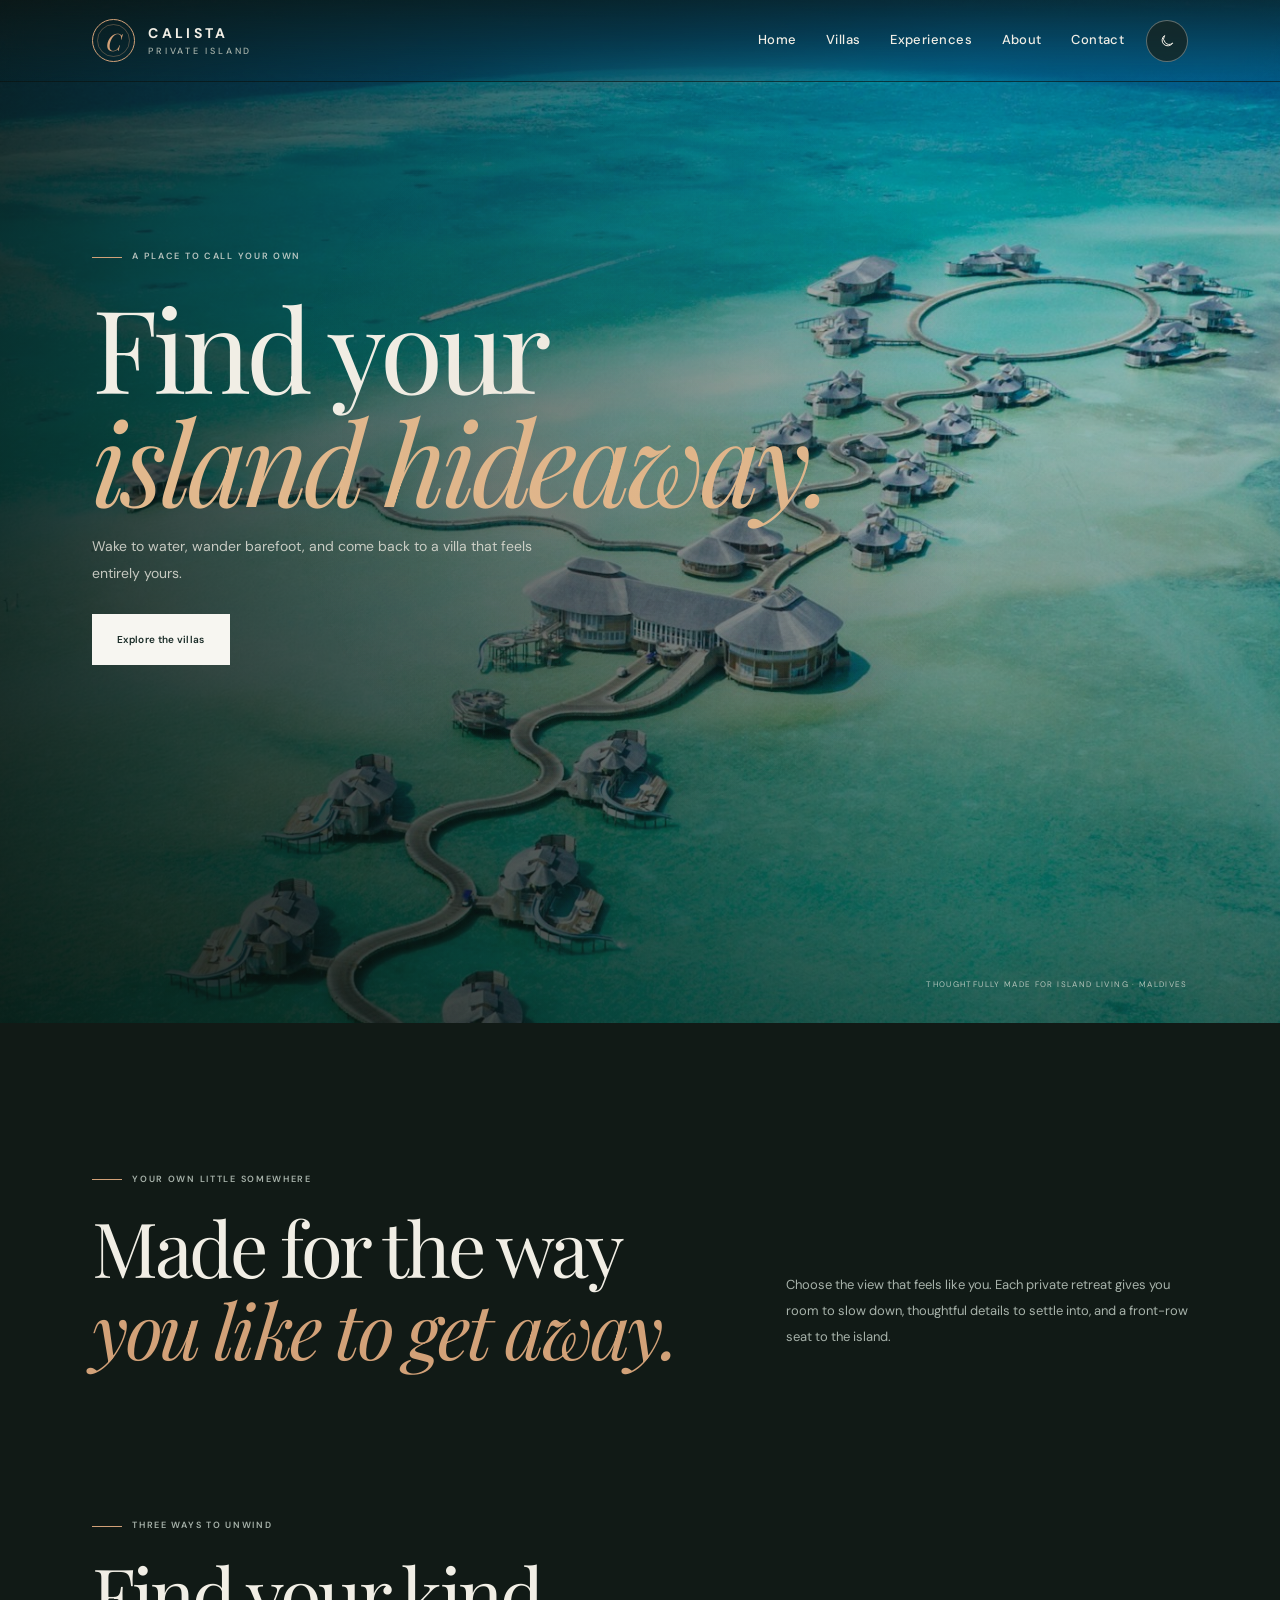
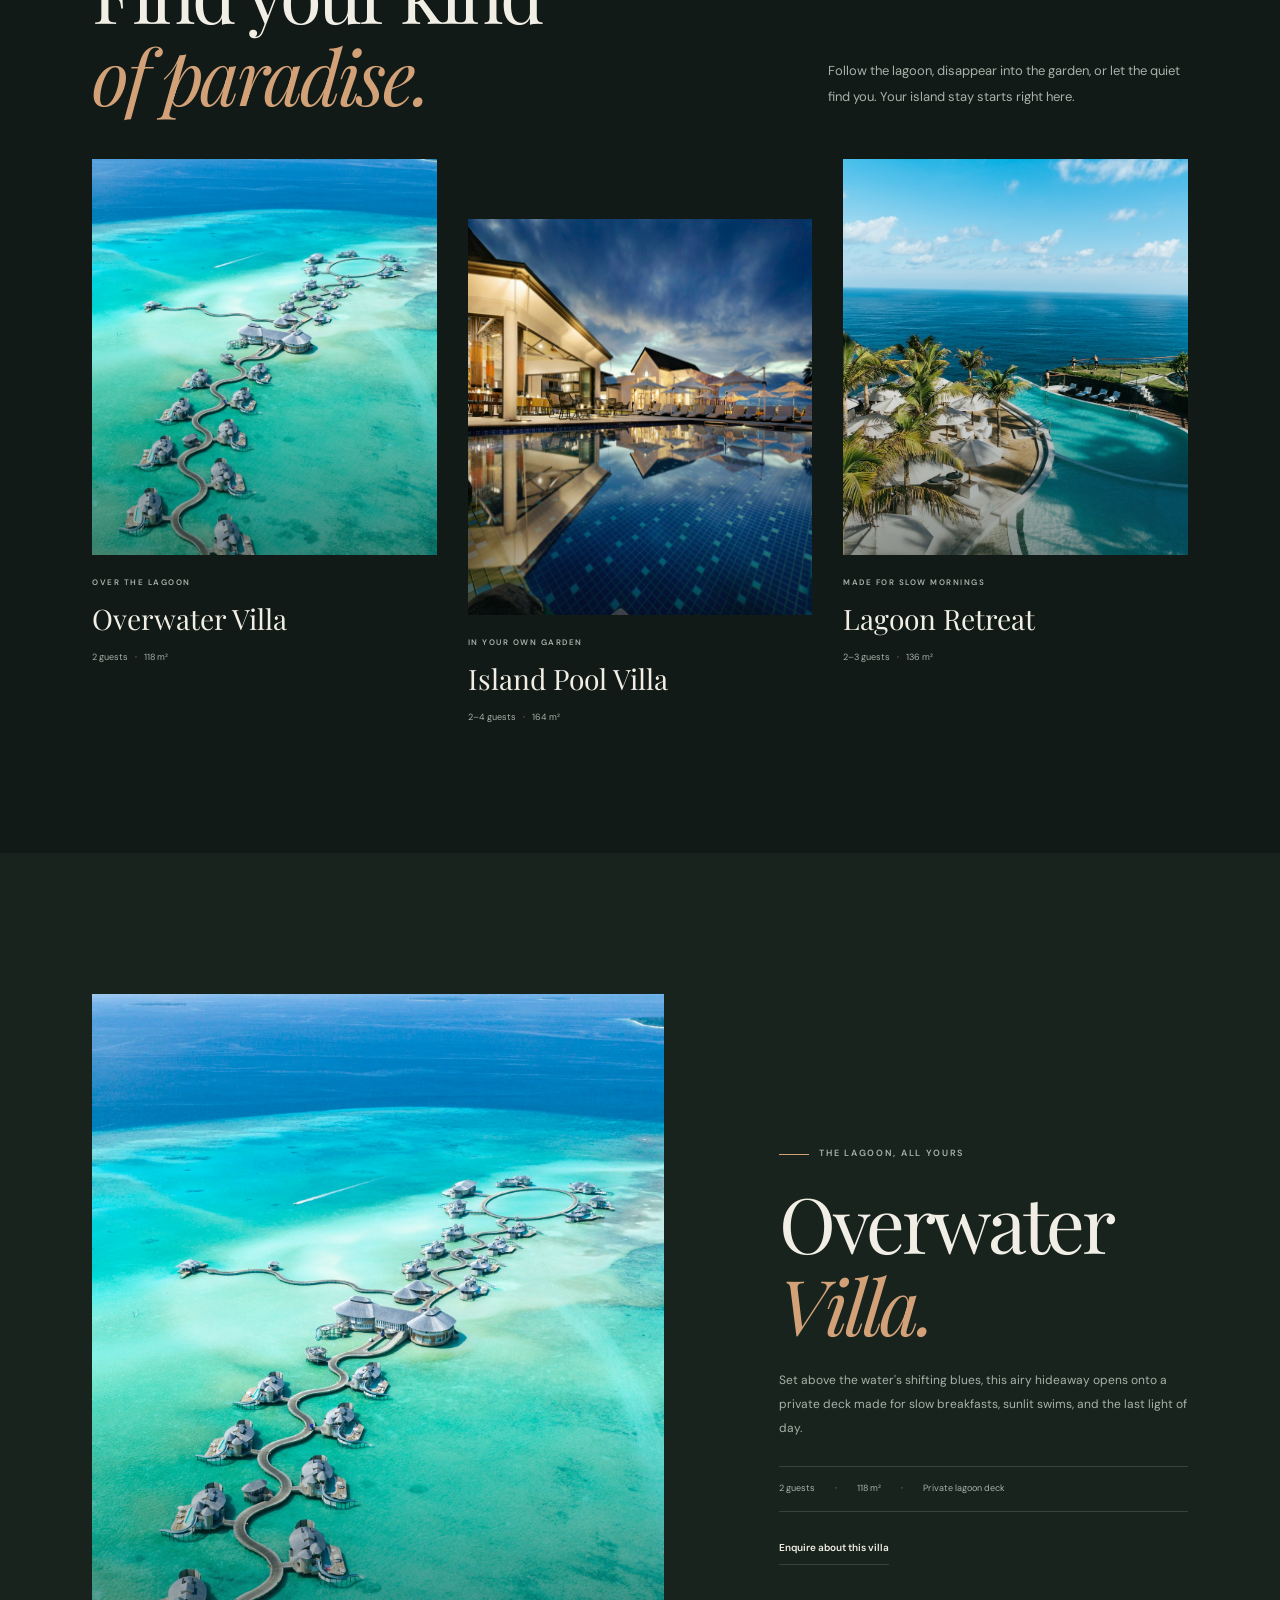
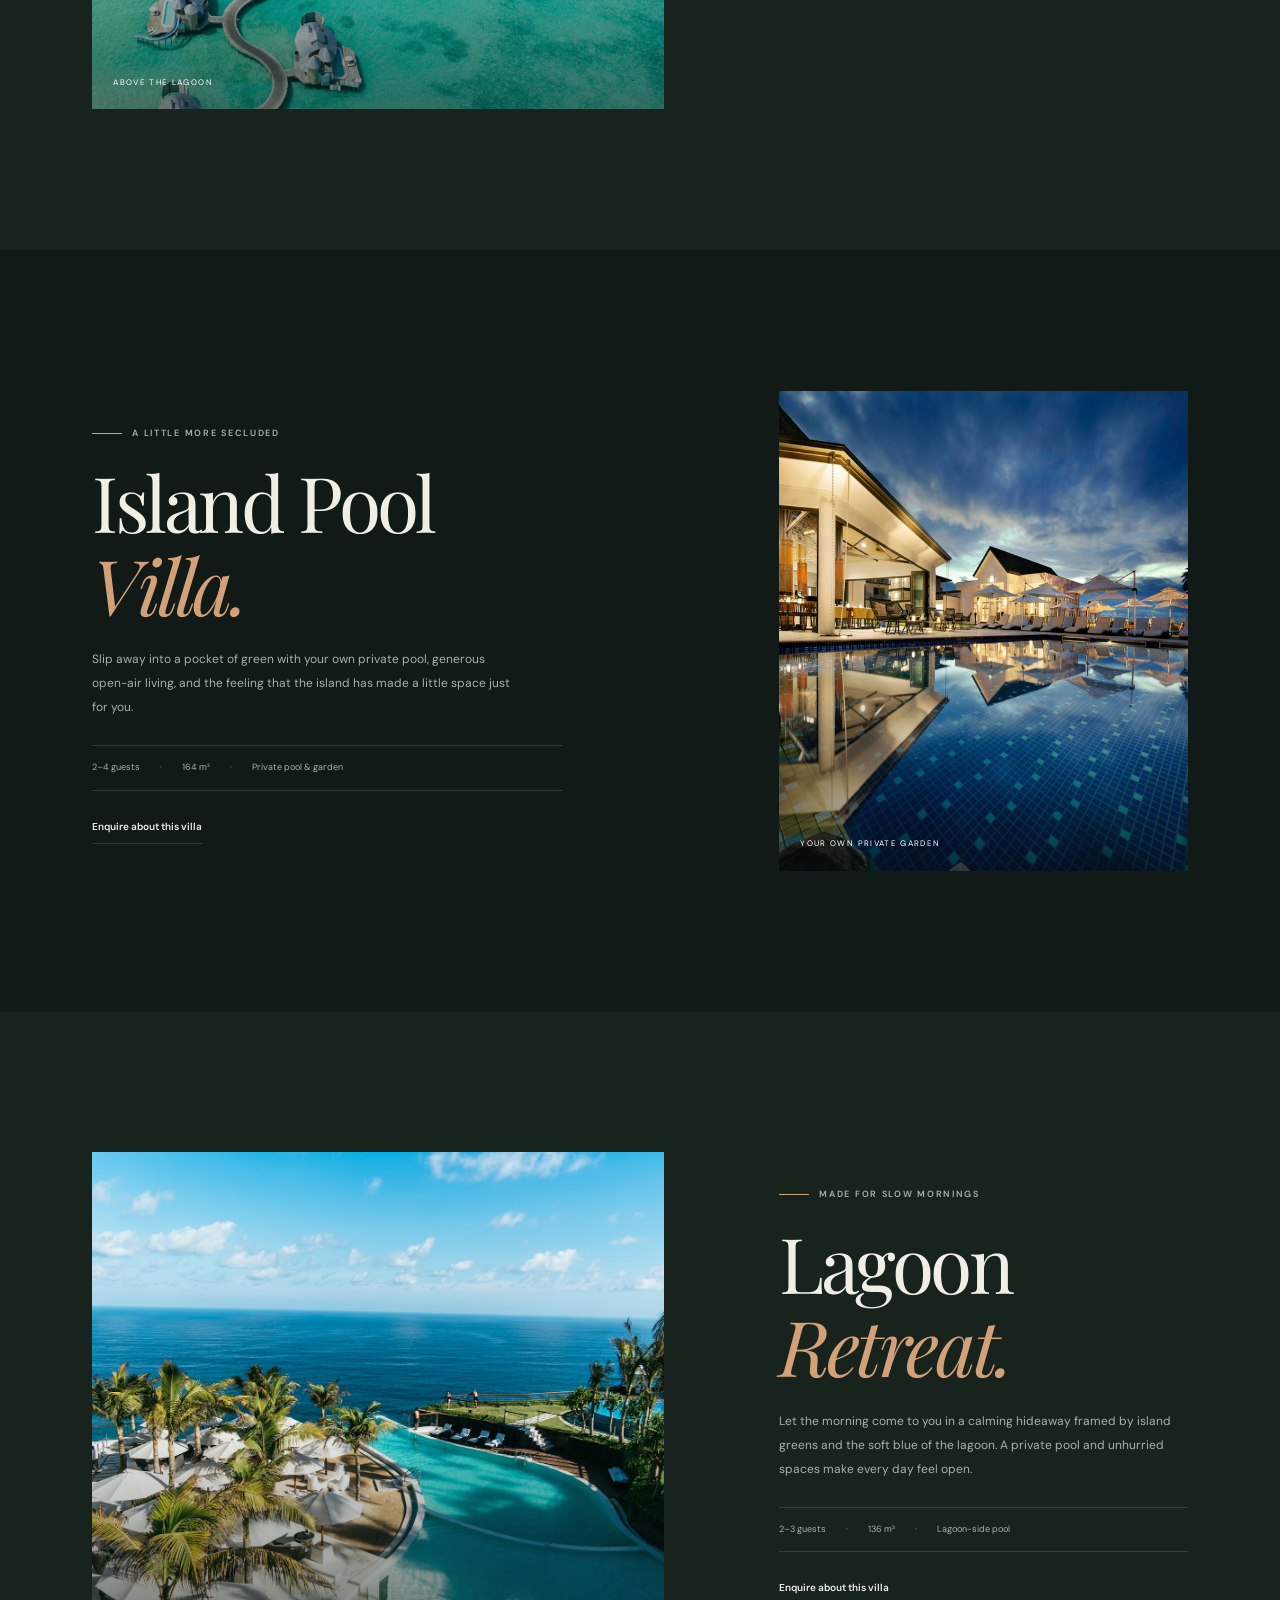
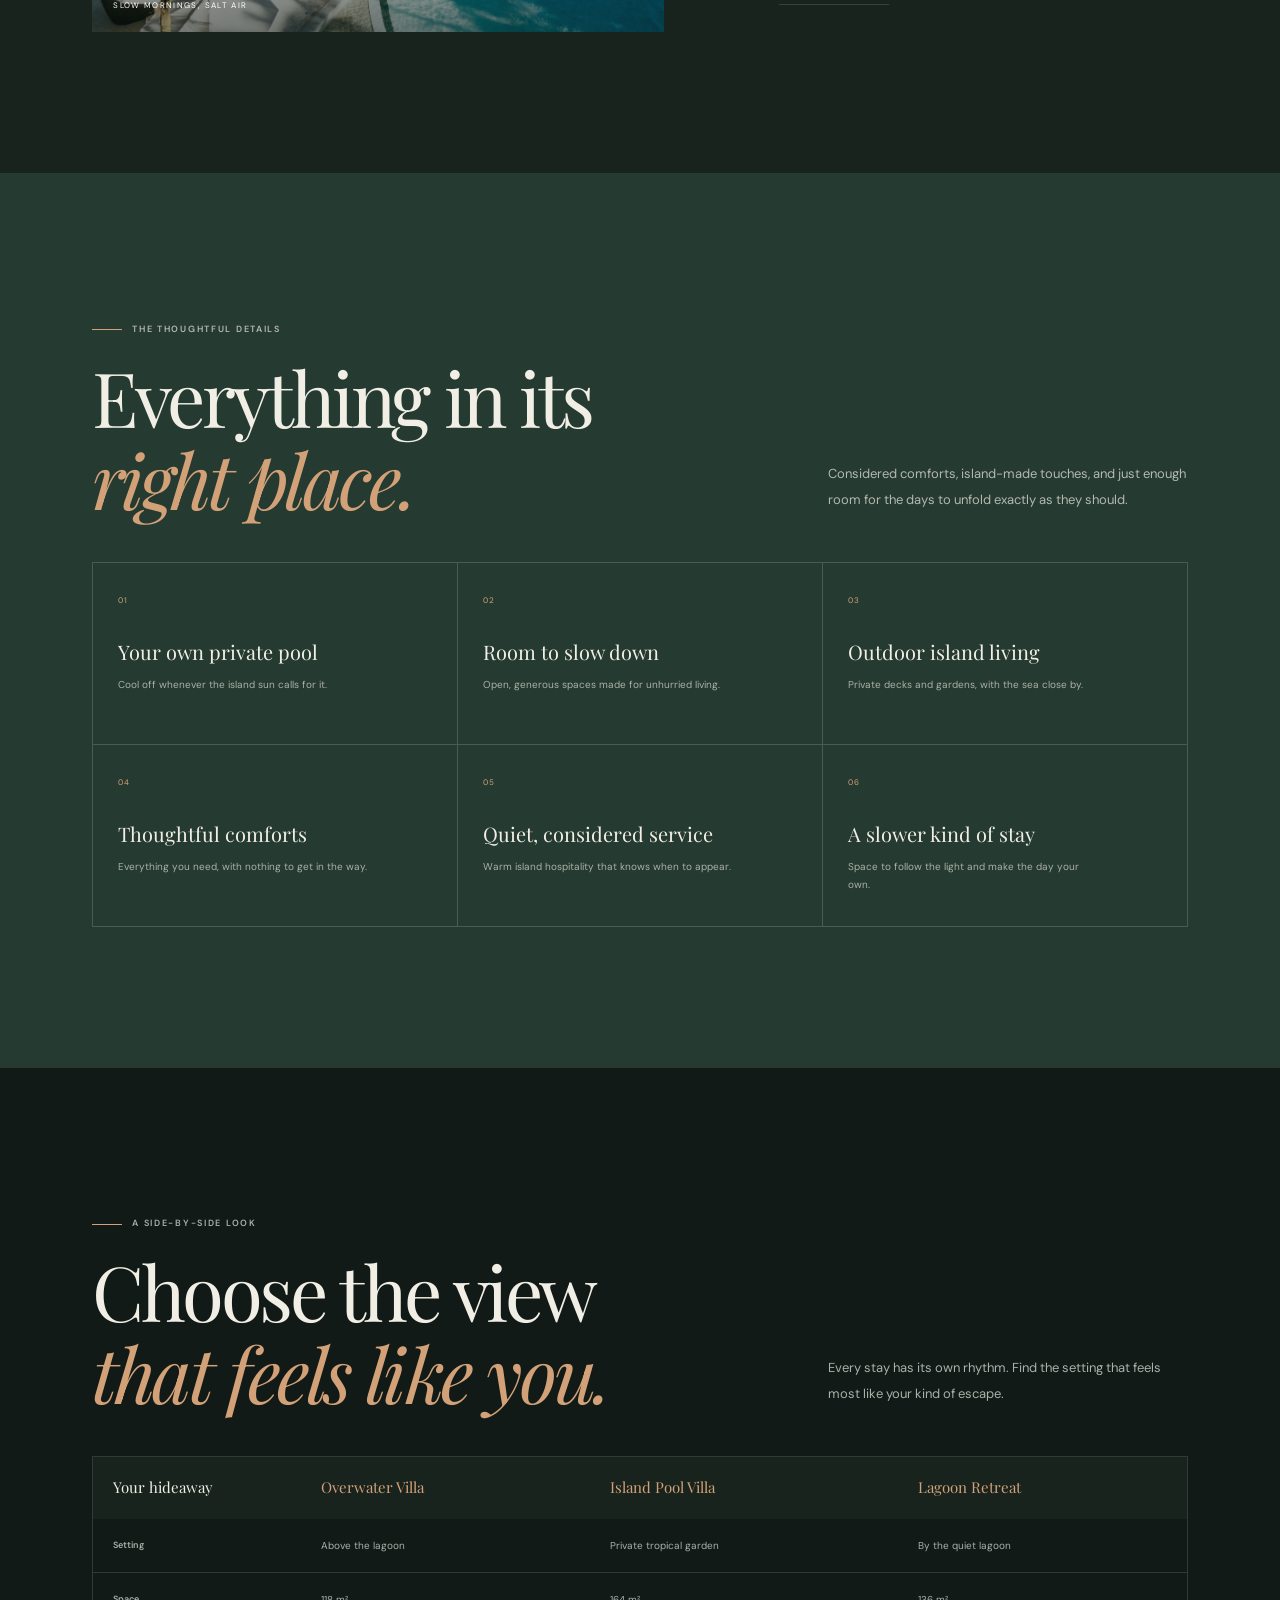
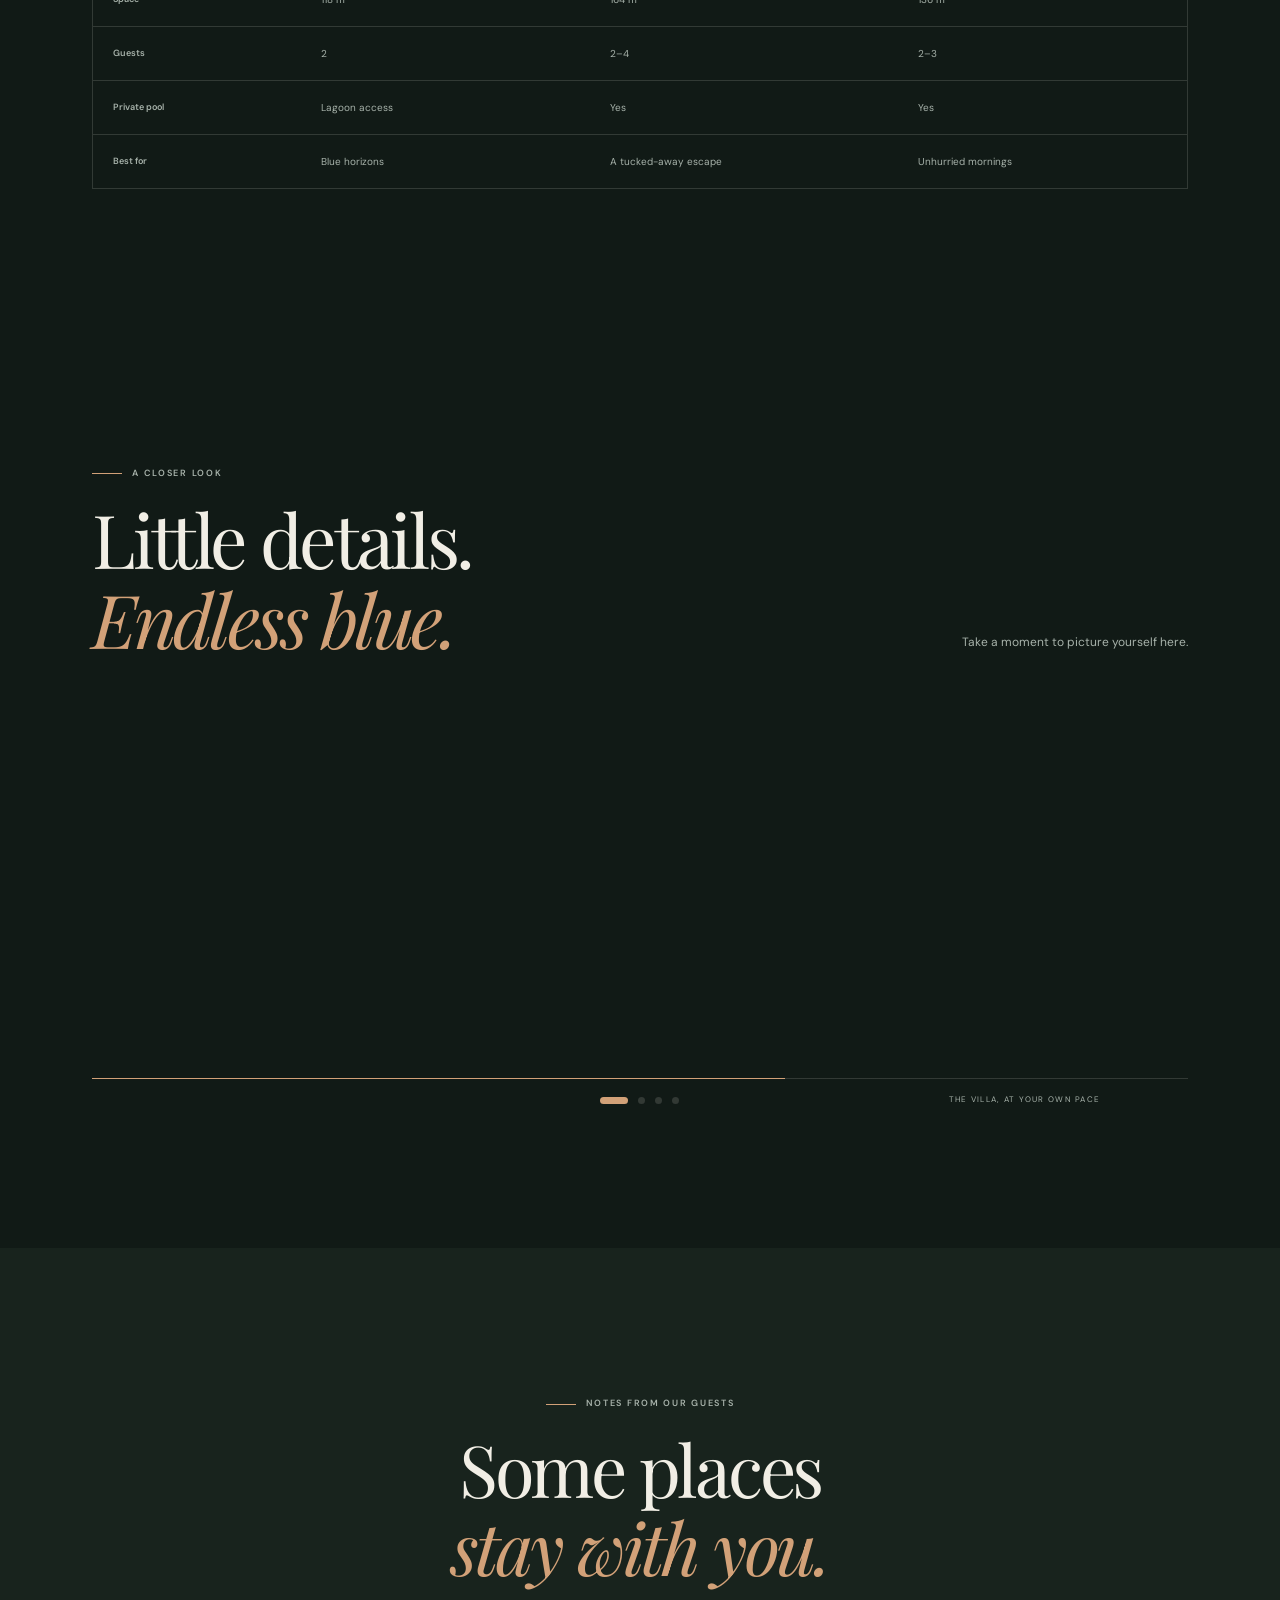
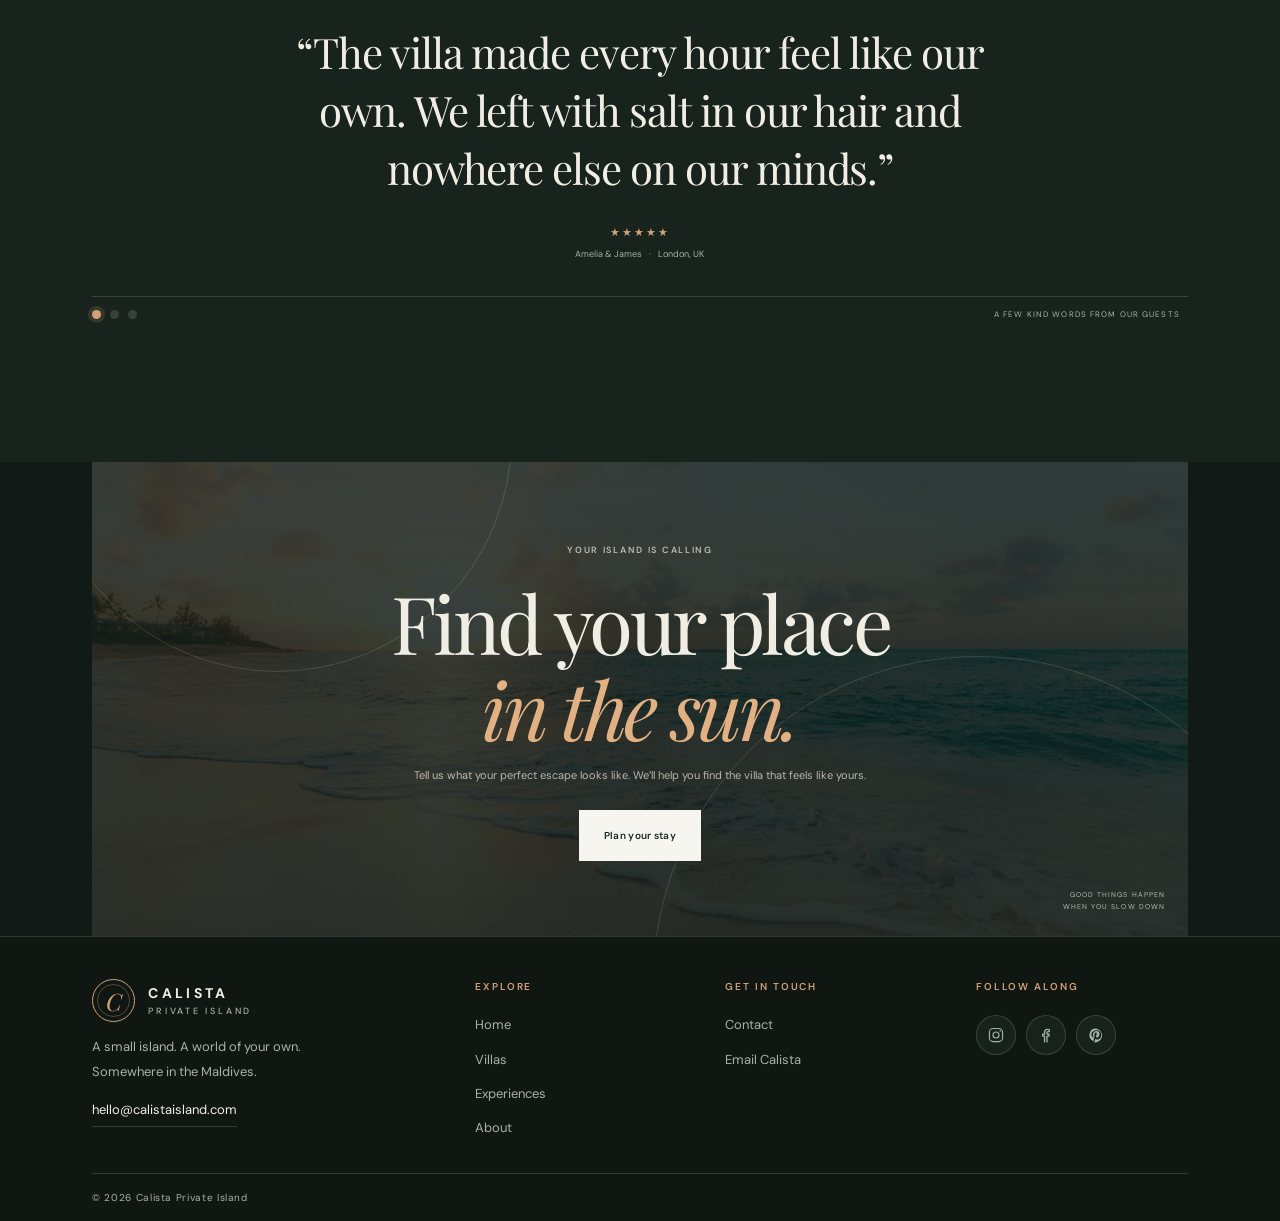
<file: villas.html>
<!doctype html>
<html lang="en" data-theme="dark">
<head>
  <meta charset="utf-8">
  <meta name="viewport" content="width=device-width, initial-scale=1">
  <meta name="theme-color" content="#111a16">
  <meta name="description" content="Discover Calista's private island villas, from overwater hideaways to secluded garden retreats.">
  <title>Island Villas — Calista Private Island</title>
  <link rel="icon" href="assets/images/favicon.svg" type="image/svg+xml">
  <link rel="preconnect" href="https://fonts.googleapis.com">
  <link rel="preconnect" href="https://fonts.gstatic.com" crossorigin>
  <link href="https://fonts.googleapis.com/css2?family=DM+Sans:wght@400;500;600;700&family=Playfair+Display:wght@400;500;600&display=swap" rel="stylesheet">
  <link rel="stylesheet" href="assets/vendor/swiper-bundle.min.css">
  <link rel="stylesheet" href="assets/css/style.css">
  <link rel="stylesheet" href="assets/css/responsive.css">
  <script src="assets/vendor/gsap.min.js" defer></script>
  <script src="assets/vendor/ScrollTrigger.min.js" defer></script>
  <script src="assets/vendor/swiper-bundle.min.js" defer></script>
  <script src="assets/js/main.js" defer></script>
</head>
<body>
  <a class="skip-link" href="#main">Skip to content</a>
  <div class="scroll-progress" aria-hidden="true"></div>
  <button class="back-to-top" type="button" aria-label="Back to top" title="Back to top">
    <svg viewBox="0 0 24 24" aria-hidden="true"><path d="M12 19V5m-6 6 6-6 6 6"></path></svg>
  </button>
  <header class="site-header" id="top">
    <a class="brand" href="index.html#top" aria-label="Calista home">
      <span class="brand-mark" aria-hidden="true">C</span>
      <span class="brand-name">CALISTA<span>PRIVATE ISLAND</span></span>
    </a>
    <button class="menu-toggle" type="button" aria-expanded="false" aria-controls="primary-navigation"
      aria-label="Open navigation">
      <span></span><span></span>
    </button>
    <nav class="primary-navigation" id="primary-navigation" aria-label="Main navigation">
      <a href="index.html#top">Home</a>
      <a href="villas.html" aria-current="page">Villas</a>
      <a href="experiences.html">Experiences</a>
      <a href="about.html">About</a>
      <a href="contact.html">Contact</a>
      <button class="theme-toggle" type="button" aria-label="Switch to light mode" aria-pressed="true">
        <svg class="theme-icon theme-icon-sun" viewBox="0 0 24 24" aria-hidden="true"><circle cx="12" cy="12" r="4"></circle><path d="M12 2v2m0 16v2M4.93 4.93l1.42 1.42m11.3 11.3 1.42 1.42M2 12h2m16 0h2M4.93 19.07l1.42-1.42m11.3-11.3 1.42-1.42"></path></svg>
        <svg class="theme-icon theme-icon-moon" viewBox="0 0 24 24" aria-hidden="true"><path d="M20.2 15.6A8.5 8.5 0 0 1 8.4 3.8 8.5 8.5 0 1 0 20.2 15.6Z"></path></svg>
      </button>
    </nav>
  </header>

  <main id="main" class="destination-page villas-page">
    <section class="villa-page-hero" aria-labelledby="villa-page-title">
      <img class="villa-page-hero-image" src="assets/images/villas/villa-one.jpg" alt="Overwater villa looking out onto the Maldivian lagoon" fetchpriority="high">
      <div class="villa-page-hero-shade"></div>
      <div class="villa-page-hero-content section-shell">
        <span class="eyebrow"><span class="eyebrow-line"></span> A PLACE TO CALL YOUR OWN</span>
        <h1 id="villa-page-title">Find your<br><em>island hideaway.</em></h1>
        <p>Wake to water, wander barefoot, and come back to a villa that feels entirely yours.</p>
        <a class="button button-light" href="#featured-villas">Explore the villas</a>
      </div>
      <span class="villa-page-hero-note">THOUGHTFULLY MADE FOR ISLAND LIVING · MALDIVES</span>
      <a class="villa-page-scroll" href="#villa-introduction"></a>
    </section>

    <section class="villa-page-intro section-shell section-space reveal" id="villa-introduction">
      <div>
        <span class="eyebrow"><span class="eyebrow-line"></span> YOUR OWN LITTLE SOMEWHERE</span>
        <h2>Made for the way<br><em>you like to get away.</em></h2>
      </div>
      <div class="villa-page-intro-copy">
        <p>Choose the view that feels like you. Each private retreat gives you room to slow down, thoughtful details to settle into, and a front-row seat to the island.</p>
        <span class="villa-page-coordinate"></span>
      </div>
    </section>

    <section class="villa-featured section-shell" id="featured-villas">
      <div class="villa-page-section-heading reveal">
        <div><span class="eyebrow"><span class="eyebrow-line"></span> THREE WAYS TO UNWIND</span><h2>Find your kind<br><em>of paradise.</em></h2></div>
        <p>Follow the lagoon, disappear into the garden, or let the quiet find you. Your island stay starts right here.</p>
      </div>
      <div class="villa-featured-grid">
        <a class="villa-featured-card reveal" href="#overwater-villa">
          <span class="villa-featured-image"><img src="assets/images/villas/villa-one.jpg" alt="Private overwater villa above the turquoise lagoon" loading="lazy"></span>
          <span class="eyebrow">OVER THE LAGOON</span><span class="villa-featured-title">Overwater Villa</span><span class="villa-featured-meta">2 guests <i>·</i> 118 m²</span>
        </a>
        <a class="villa-featured-card reveal" href="#island-pool-villa">
          <span class="villa-featured-image"><img src="assets/images/villas/villa-two.jpg" alt="A private island villa enveloped by tropical greenery" loading="lazy"></span>
          <span class="eyebrow">IN YOUR OWN GARDEN</span><span class="villa-featured-title">Island Pool Villa</span><span class="villa-featured-meta">2–4 guests <i>·</i> 164 m²</span>
        </a>
        <a class="villa-featured-card reveal" href="#lagoon-retreat">
          <span class="villa-featured-image"><img src="assets/images/experiences/pool.jpg" alt="Quiet infinity pool beside the island lagoon" loading="lazy"></span>
          <span class="eyebrow">MADE FOR SLOW MORNINGS</span><span class="villa-featured-title">Lagoon Retreat</span><span class="villa-featured-meta">2–3 guests <i>·</i> 136 m²</span>
        </a>
      </div>
    </section>

    <section class="villa-detail villa-detail-overwater section-space" id="overwater-villa">
      <div class="villa-detail-inner section-shell">
        <div class="villa-detail-image reveal reveal-from-left"><img src="assets/images/villas/villa-one.jpg" alt="Overwater villa deck opening onto clear ocean water" loading="lazy"><span>ABOVE THE LAGOON</span></div>
        <div class="villa-detail-copy reveal reveal-from-right">
          <span class="eyebrow"><span class="eyebrow-line"></span> THE LAGOON, ALL YOURS</span>
          <h2>Overwater<br><em>Villa.</em></h2>
          <p>Set above the water's shifting blues, this airy hideaway opens onto a private deck made for slow breakfasts, sunlit swims, and the last light of day.</p>
          <div class="villa-detail-facts"><span>2 guests</span><span>118 m²</span><span>Private lagoon deck</span></div>
          <a class="text-link" href="contact.html">Enquire about this villa</a>
        </div>
      </div>
    </section>

    <section class="villa-detail villa-detail-garden section-space" id="island-pool-villa">
      <div class="villa-detail-inner section-shell">
        <div class="villa-detail-image reveal reveal-from-right"><img src="assets/images/villas/villa-two.jpg" alt="Secluded garden villa with a private plunge pool" loading="lazy"><span>YOUR OWN PRIVATE GARDEN</span></div>
        <div class="villa-detail-copy reveal reveal-from-left">
          <span class="eyebrow"><span class="eyebrow-line"></span> A LITTLE MORE SECLUDED</span>
          <h2>Island Pool<br><em>Villa.</em></h2>
          <p>Slip away into a pocket of green with your own private pool, generous open-air living, and the feeling that the island has made a little space just for you.</p>
          <div class="villa-detail-facts"><span>2–4 guests</span><span>164 m²</span><span>Private pool &amp; garden</span></div>
          <a class="text-link" href="contact.html">Enquire about this villa</a>
        </div>
      </div>
    </section>

    <section class="villa-detail villa-detail-lagoon section-space" id="lagoon-retreat">
      <div class="villa-detail-inner section-shell">
        <div class="villa-detail-image reveal reveal-from-left"><img src="assets/images/experiences/pool.jpg" alt="Lagoon Retreat pool opening onto the island water" loading="lazy"><span>SLOW MORNINGS, SALT AIR</span></div>
        <div class="villa-detail-copy reveal reveal-from-right">
          <span class="eyebrow"><span class="eyebrow-line"></span> MADE FOR SLOW MORNINGS</span>
          <h2>Lagoon<br><em>Retreat.</em></h2>
          <p>Let the morning come to you in a calming hideaway framed by island greens and the soft blue of the lagoon. A private pool and unhurried spaces make every day feel open.</p>
          <div class="villa-detail-facts"><span>2–3 guests</span><span>136 m²</span><span>Lagoon-side pool</span></div>
          <a class="text-link" href="contact.html">Enquire about this villa</a>
        </div>
      </div>
    </section>

    <section class="villa-included section-space">
      <div class="section-shell">
        <div class="villa-page-section-heading reveal">
          <div><span class="eyebrow"><span class="eyebrow-line"></span> THE THOUGHTFUL DETAILS</span><h2>Everything in its<br><em>right place.</em></h2></div>
          <p>Considered comforts, island-made touches, and just enough room for the days to unfold exactly as they should.</p>
        </div>
        <div class="villa-included-grid">
          <article class="villa-included-item reveal"><span>01</span><h3>Your own private pool</h3><p>Cool off whenever the island sun calls for it.</p></article>
          <article class="villa-included-item reveal"><span>02</span><h3>Room to slow down</h3><p>Open, generous spaces made for unhurried living.</p></article>
          <article class="villa-included-item reveal"><span>03</span><h3>Outdoor island living</h3><p>Private decks and gardens, with the sea close by.</p></article>
          <article class="villa-included-item reveal"><span>04</span><h3>Thoughtful comforts</h3><p>Everything you need, with nothing to get in the way.</p></article>
          <article class="villa-included-item reveal"><span>05</span><h3>Quiet, considered service</h3><p>Warm island hospitality that knows when to appear.</p></article>
          <article class="villa-included-item reveal"><span>06</span><h3>A slower kind of stay</h3><p>Space to follow the light and make the day your own.</p></article>
        </div>
      </div>
    </section>

    <section class="villa-compare section-shell section-space" id="compare-villas">
      <div class="villa-page-section-heading reveal">
        <div><span class="eyebrow"><span class="eyebrow-line"></span> A SIDE-BY-SIDE LOOK</span><h2>Choose the view<br><em>that feels like you.</em></h2></div>
        <p>Every stay has its own rhythm. Find the setting that feels most like your kind of escape.</p>
      </div>
      <div class="villa-compare-table-wrap reveal">
        <table class="villa-compare-table">
          <thead><tr><th scope="col">Your hideaway</th><th scope="col">Overwater Villa</th><th scope="col">Island Pool Villa</th><th scope="col">Lagoon Retreat</th></tr></thead>
          <tbody>
            <tr><th scope="row">Setting</th><td>Above the lagoon</td><td>Private tropical garden</td><td>By the quiet lagoon</td></tr>
            <tr><th scope="row">Space</th><td>118 m²</td><td>164 m²</td><td>136 m²</td></tr>
            <tr><th scope="row">Guests</th><td>2</td><td>2–4</td><td>2–3</td></tr>
            <tr><th scope="row">Private pool</th><td>Lagoon access</td><td>Yes</td><td>Yes</td></tr>
            <tr><th scope="row">Best for</th><td>Blue horizons</td><td>A tucked-away escape</td><td>Unhurried mornings</td></tr>
          </tbody>
        </table>
      </div>
    </section>

    <section class="villa-gallery section-space" id="villa-gallery">
      <div class="section-shell gallery-heading reveal">
        <div><span class="eyebrow"><span class="eyebrow-line"></span> A CLOSER LOOK</span><h2>Little details.<br><em>Endless blue.</em></h2></div>
        <p>Take a moment to picture yourself here.</p>
      </div>
      <div class="gallery-carousel" role="region" aria-roledescription="carousel" aria-label="Villa gallery">
        <div class="gallery-viewport swiper" id="gallery-viewport" aria-label="Villa gallery slides">
          <div class="gallery-grid swiper-wrapper" id="gallery-track">
            <button class="gallery-image swiper-slide is-active" type="button" data-full-image="assets/images/villas/villa-one.jpg" aria-label="View the overwater villa"><img src="assets/images/villas/villa-one.jpg" alt="Overwater villas above the lagoon" loading="lazy"><span class="gallery-image-caption"><span>ABOVE THE LAGOON</span></span></button>
            <button class="gallery-image swiper-slide" type="button" data-full-image="assets/images/villas/villa-two.jpg" aria-label="View the garden villa"><img src="assets/images/villas/villa-two.jpg" alt="A private villa framed by tropical greenery" loading="lazy"><span class="gallery-image-caption"><span>YOUR OWN GARDEN</span></span></button>
            <button class="gallery-image swiper-slide" type="button" data-full-image="assets/images/beach/coast.jpg" aria-label="View the island shoreline"><img src="assets/images/beach/coast.jpg" alt="The island shoreline meeting the Ocean" loading="lazy"><span class="gallery-image-caption"><span>WHERE THE ISLAND MEETS THE SEA</span></span></button>
            <button class="gallery-image swiper-slide" type="button" data-full-image="assets/images/experiences/pool.jpg" aria-label="View the lagoon pool"><img src="assets/images/experiences/pool.jpg" alt="A calm infinity pool surrounded by island greenery" loading="lazy"><span class="gallery-image-caption"><span>SLOW MORNINGS</span></span></button>
          </div>
        </div>
        <div class="gallery-carousel-controls">
          </span>
          <div class="gallery-carousel-dots" role="group" aria-label="Choose a villa image"><button class="gallery-carousel-dot is-active" type="button" aria-label="Show villa image 1" aria-pressed="true"></button><button class="gallery-carousel-dot" type="button" aria-label="Show villa image 2" aria-pressed="false"></button><button class="gallery-carousel-dot" type="button" aria-label="Show villa image 3" aria-pressed="false"></button><button class="gallery-carousel-dot" type="button" aria-label="Show villa image 4" aria-pressed="false"></button></div>
          <span class="gallery-carousel-caption">THE VILLA, AT YOUR OWN PACE</span>
        </div>
      </div>
    </section>

    <section class="villa-testimonials section-space">
      <div class="section-shell">
        <div class="villa-testimonial-heading reveal"><span class="eyebrow"><span class="eyebrow-line"></span> NOTES FROM OUR GUESTS</span><h2>Some places<br><em>stay with you.</em></h2></div>
        <div class="testimonial-stage testimonial-swiper swiper reveal" aria-live="polite">
          <div class="testimonial-wrapper swiper-wrapper">
            <blockquote class="testimonial-quote testimonial-slide swiper-slide is-active"><p>“The villa made every hour feel like our own. We left with salt in our hair and nowhere else on our minds.”</p><footer><span class="review-stars" aria-label="5 out of 5 stars">★★★★★</span><span>Amelia &amp; James <i>·</i> London, UK</span></footer></blockquote>
            <blockquote class="testimonial-quote testimonial-slide swiper-slide"><p>“We woke to the lagoon, took our time with everything, and somehow the week still went by too quickly.”</p><footer><span class="review-stars" aria-label="5 out of 5 stars">★★★★★</span><span>Sofia &amp; Marco <i>·</i> Milan, Italy</span></footer></blockquote>
            <blockquote class="testimonial-quote testimonial-slide swiper-slide"><p>“The quiet, the thoughtful details, the feeling of being completely at home. Calista is a world of its own.”</p><footer><span class="review-stars" aria-label="5 out of 5 stars">★★★★★</span><span>Oliver &amp; Grace <i>·</i> Sydney, Australia</span></footer></blockquote>
          </div>
        </div>
        <div class="testimonial-controls"><div class="testimonial-dots" role="group" aria-label="Choose a guest review"><button class="testimonial-dot is-active" type="button" aria-label="Show review 1" aria-pressed="true"></button><button class="testimonial-dot" type="button" aria-label="Show review 2" aria-pressed="false"></button><button class="testimonial-dot" type="button" aria-label="Show review 3" aria-pressed="false"></button></div><span class="testimonial-caption">A FEW KIND WORDS FROM OUR GUESTS</span></div>
      </div>
    </section>

    <section class="booking-cta villa-booking-cta section-shell" id="book-your-villa">
      <div class="cta-orbit cta-orbit-one" aria-hidden="true"></div><div class="cta-orbit cta-orbit-two" aria-hidden="true"></div>
      <div class="cta-content reveal"><span class="eyebrow">YOUR ISLAND IS CALLING</span><h2>Find your place<br><em>in the sun.</em></h2><p>Tell us what your perfect escape looks like. We’ll help you find the villa that feels like yours.</p><a class="button button-light" href="contact.html">Plan your stay</a></div>
      <span class="cta-side-note">GOOD THINGS HAPPEN<br>WHEN YOU SLOW DOWN</span>
    </section>
  </main>

  <footer class="site-footer">
    <div class="footer-main section-shell">
      <div class="footer-brand-column">
        <a class="brand footer-brand" href="index.html#top" aria-label="Calista home"><span class="brand-mark" aria-hidden="true">C</span><span class="brand-name">CALISTA<span>PRIVATE ISLAND</span></span></a>
        <p>A small island. A world of your own.<br>Somewhere in the Maldives.</p>
        <a class="footer-email" href="mailto:hello@calistaisland.com">hello@calistaisland.com</a>
      </div>
      <div class="footer-links"><span class="eyebrow">EXPLORE</span><a href="index.html#top">Home</a><a href="villas.html">Villas</a><a href="experiences.html">Experiences</a><a href="about.html">About</a></div>
      <div class="footer-links"><span class="eyebrow">GET IN TOUCH</span><a href="contact.html">Contact</a><a href="mailto:hello@calistaisland.com">Email Calista</a></div>
      <div class="footer-links footer-social-links"><span class="eyebrow">FOLLOW ALONG</span><div class="footer-social-icons"><a href="https://www.instagram.com/" target="_blank" rel="noopener noreferrer" aria-label="Instagram" title="Instagram"><svg viewBox="0 0 24 24" aria-hidden="true"><rect x="3.25" y="3.25" width="17.5" height="17.5" rx="5"></rect><circle cx="12" cy="12" r="4"></circle><circle class="social-icon-dot" cx="17.65" cy="6.5" r="1"></circle></svg></a><a href="https://www.facebook.com/" target="_blank" rel="noopener noreferrer" aria-label="Facebook" title="Facebook"><svg viewBox="0 0 24 24" aria-hidden="true"><path d="M14.1 21v-8h2.7l.4-3.1h-3.1v-2c0-.9.3-1.5 1.6-1.5h1.7V3.6c-.3 0-1.3-.1-2.5-.1-2.5 0-4.2 1.5-4.2 4.3v2.1H8v3.1h2.7v8"></path></svg></a><a href="https://www.pinterest.com/" target="_blank" rel="noopener noreferrer" aria-label="Pinterest" title="Pinterest"><svg viewBox="0 0 24 24" aria-hidden="true"><path d="M12 3.2a8.8 8.8 0 0 0-3.2 17c0-.7 0-1.6.2-2.4l1.2-5.1s-.3-.6-.3-1.5c0-1.4.8-2.5 1.8-2.5.9 0 1.3.7 1.3 1.5 0 .9-.6 2.2-.9 3.4-.3 1 .5 1.8 1.5 1.8 1.8 0 3-2.3 3-5 0-2.1-1.4-3.7-4-3.7-2.9 0-4.7 2.2-4.7 4.6 0 .8.2 1.4.6 1.9.2.2.2.3.1.6l-.2.8c-.1.3-.3.4-.6.3-1.3-.5-1.9-1.9-1.9-3.5 0-2.6 2.2-5.8 6.9-5.8 3.7 0 6.2 2.7 6.2 5.7 0 3.9-2.2 6.8-5.5 6.8-1.1 0-2.1-.6-2.4-1.2l-.7 2.7c-.2.8-.7 1.6-1.1 2.2A8.8 8.8 0 1 0 12 3.2Z"></path></svg></a></div></div>
    </div>
    <div class="footer-bottom section-shell"><span>&copy; <span id="current-year">2026</span> Calista Private Island</span></div>
  </footer>
  <dialog class="lightbox" aria-label="Image preview"><button class="lightbox-close" type="button" aria-label="Close image preview">×</button><img alt=""></dialog>
  <div class="toast" role="status" aria-live="polite"></div>
</body>
</html>
</file>
<file: assets/css/style.css>
:root {
  color-scheme: dark;
  --paper: #111a16;
  --paper-soft: #18231d;
  --ink: #f1eee5;
  --muted: #a7b2aa;
  --green: #b5cabc;
  --green-deep: #253a31;
  --accent: #d2a178;
  --line: rgba(241, 238, 229, .15);
  --surface: #1c2822;
  --serif: "Playfair Display", Georgia, serif;
  --sans: "DM Sans", Arial, sans-serif;
  --page-gutter: clamp(22px, 7.2vw, 112px);
  --glow-x: 50vw;
  --glow-y: 50vh;
}

html[data-theme="dark"] {
  color-scheme: dark;
  --paper: #111a16;
  --paper-soft: #18231d;
  --ink: #f1eee5;
  --muted: #a7b2aa;
  --green: #b5cabc;
  --green-deep: #253a31;
  --accent: #d2a178;
  --line: rgba(241, 238, 229, .15);
  --surface: #1c2822;
}

html[data-theme="light"] {
  color-scheme: light;
  --paper: #f7f6f1;
  --paper-soft: #eeede6;
  --ink: #192b27;
  --muted: #69746e;
  --green: #284a40;
  --green-deep: #1e3831;
  --accent: #c27a54;
  --line: rgba(25, 43, 39, .17);
  --surface: #fffefa;
}

* {
  box-sizing: border-box;
}

html {
  scroll-behavior: smooth;
  scroll-padding-top: 88px;
  scrollbar-color: var(--accent) var(--paper-soft);
  scrollbar-width: thin;
}

body {
  margin: 0;
  background: var(--paper);
  color: var(--ink);
  font-family: var(--sans);
  font-size: 14px;
  line-height: 1.7;
  transition: background-color .35s ease, color .35s ease;
}

body::before {
  position: fixed;
  z-index: 1;
  inset: 0;
  pointer-events: none;
  content: "";
  opacity: .3;
  background: radial-gradient(520px circle at var(--glow-x) var(--glow-y), rgba(194, 122, 84, .16), transparent 72%);
}

body,
button,
input,
select {
  font-family: var(--sans);
}

button,
input,
select {
  color: inherit;
}

button,
a {
  -webkit-tap-highlight-color: transparent;
}

img {
  display: block;
  width: 100%;
  height: 100%;
  object-fit: cover;
}

a {
  color: inherit;
  text-decoration: none;
}

button {
  font: inherit;
}

::selection {
  background: #c27a54;
  color: #fffefa;
}

::-webkit-scrollbar {
  width: 9px;
}

::-webkit-scrollbar-track {
  background: var(--paper-soft);
}

::-webkit-scrollbar-thumb {
  border: 2px solid var(--paper-soft);
  border-radius: 99px;
  background: var(--accent);
}

.skip-link {
  position: fixed;
  z-index: 20;
  top: 12px;
  left: 12px;
  padding: 10px 15px;
  transform: translateY(-150%);
  background: var(--ink);
  color: var(--paper);
}

.skip-link:focus {
  transform: translateY(0);
}

.visually-hidden {
  position: absolute;
  overflow: hidden;
  width: 1px;
  height: 1px;
  clip: rect(0, 0, 0, 0);
  white-space: nowrap;
}

.scroll-progress {
  position: fixed;
  z-index: 12;
  top: 0;
  left: 0;
  width: 0;
  height: 2px;
  background: var(--accent);
}

.cursor-glow {
  position: fixed;
  z-index: 0;
  top: var(--glow-y);
  left: var(--glow-x);
  width: 320px;
  height: 320px;
  transform: translate(-50%, -50%);
  pointer-events: none;
  border-radius: 50%;
  background: radial-gradient(circle, rgba(204, 150, 111, .08), transparent 70%);
}

.section-shell {
  width: min(100% - (var(--page-gutter) * 2), 1440px);
  margin-inline: auto;
}

.section-space {
  padding-block: clamp(88px, 11vw, 158px);
}

.eyebrow {
  display: inline-flex;
  align-items: center;
  gap: 10px;
  color: var(--muted);
  font-size: 9px;
  font-weight: 600;
  letter-spacing: .19em;
  line-height: 1.5;
}

.eyebrow-line {
  display: inline-block;
  width: 30px;
  height: 1px;
  background: var(--accent);
}

h1,
h2,
h3,
p {
  margin-top: 0;
}

h1,
h2,
h3 {
  font-weight: 400;
}

h1,
h2 {
  font-family: var(--serif);
  letter-spacing: -.045em;
  line-height: 1.08;
}

h1 em,
h2 em {
  color: var(--accent);
  font-weight: 400;
}

.text-link {
  display: inline-flex;
  align-items: center;
  padding-bottom: 8px;
  border-bottom: 1px solid var(--line);
  font-size: 11px;
  font-weight: 600;
  transition: color .25s ease, border-color .25s ease;
}

.text-link:hover {
  border-color: var(--accent);
  color: var(--accent);
}

.button {
  display: inline-flex;
  min-height: 51px;
  align-items: center;
  justify-content: center;
  gap: 24px;
  padding: 0 24px;
  border: 1px solid transparent;
  font-size: 10px;
  font-weight: 600;
  letter-spacing: .03em;
  transition: background-color .25s ease, color .25s ease, transform .25s ease;
}

.button:hover {
  transform: translateY(-2px);
}

.button-dark {
  background: var(--green-deep);
  color: var(--paper);
}

.button-dark:hover {
  background: var(--accent);
}

.button-light {
  background: #f7f6f1;
  color: #192b27;
}

.button-light:hover {
  background: #d9ad8b;
}

.reveal {
  opacity: 0;
  transform: translateY(22px);
  transition: opacity .75s ease, transform .75s cubic-bezier(.2, .7, .2, 1);
}

.reveal.is-visible {
  opacity: 1;
  transform: translateY(0);
}

.site-header {
  position: relative;
  z-index: 10;
  display: flex;
  width: min(100% - (var(--page-gutter) * 2), 1440px);
  height: 92px;
  align-items: center;
  justify-content: space-between;
  margin-inline: auto;
}

.brand {
  display: inline-flex;
  align-items: center;
  gap: 11px;
  flex-shrink: 0;
}

.brand-mark {
  display: grid;
  width: 37px;
  height: 37px;
  place-items: center;
  border: 1px solid var(--accent);
  border-radius: 50%;
  color: var(--accent);
  font-family: var(--serif);
  font-size: 22px;
  font-style: italic;
  line-height: 1;
}

.brand-name {
  display: flex;
  flex-direction: column;
  font-size: 12px;
  font-weight: 700;
  letter-spacing: .19em;
  line-height: 1.3;
}

.brand-name span {
  margin-top: 4px;
  color: var(--muted);
  font-size: 7px;
  font-weight: 500;
  letter-spacing: .24em;
}

.primary-navigation {
  display: flex;
  align-items: center;
  gap: clamp(19px, 3.1vw, 44px);
}

.primary-navigation>a {
  font-size: 10px;
  font-weight: 500;
  transition: color .2s ease;
}

.primary-navigation>a:hover {
  color: var(--accent);
}

.primary-navigation .nav-book-link {
  display: inline-flex;
  gap: 12px;
  align-items: center;
  padding-bottom: 5px;
  border-bottom: 1px solid var(--accent);
}

.nav-book-link span {
  color: var(--accent);
}

.theme-toggle {
  display: grid;
  width: 36px;
  height: 36px;
  place-items: center;
  padding: 0;
  border: 1px solid var(--line);
  border-radius: 50%;
  background: transparent;
  cursor: pointer;
}

.theme-icon {
  width: 16px;
  height: 16px;
  fill: none;
  stroke: currentColor;
  stroke-linecap: round;
  stroke-linejoin: round;
  stroke-width: 1.5;
}

.theme-icon-moon {
  display: none;
}

html[data-theme="dark"] .theme-icon-sun {
  display: none;
}

html[data-theme="dark"] .theme-icon-moon {
  display: block;
}

.menu-toggle {
  display: none;
}

.welcome {
  display: grid;
  min-height: 560px;
  grid-template-columns: .9fr 1.1fr;
  align-items: center;
  gap: clamp(36px, 8vw, 120px);
  padding-top: 45px;
  padding-bottom: 70px;
}

.welcome-copy {
  position: relative;
  z-index: 1;
  padding-bottom: 23px;
}

.welcome-copy h1 {
  margin: 24px 0 21px;
  font-size: clamp(54px, 7.3vw, 100px);
}

.welcome-description {
  max-width: 390px;
  margin-bottom: 27px;
  color: var(--muted);
  font-size: 12px;
  line-height: 1.9;
}

.welcome-note {
  display: flex;
  align-items: center;
  gap: 13px;
  margin-top: 55px;
  color: var(--muted);
  font-size: 9px;
  line-height: 1.8;
  letter-spacing: .06em;
}

.welcome-note strong,
.dining-footnote strong {
  color: var(--ink);
  font-weight: 500;
}

.note-star {
  color: var(--accent);
  font-size: 25px;
}

.welcome-visual {
  position: relative;
  min-height: 430px;
}

.welcome-image-main {
  position: absolute;
  top: 0;
  right: 0;
  width: 83%;
  height: 88%;
  overflow: hidden;
}

.welcome-image-main img,
.welcome-image-detail img,
.villa-image img,
.experience-image img,
.dining-visual img,
.gallery-image img {
  transition: transform .8s cubic-bezier(.2, .7, .2, 1);
}

.welcome-visual:hover .welcome-image-main img,
.villa-image:hover img,
.gallery-image:hover img {
  transform: scale(1.04);
}

.welcome-image-detail {
  position: absolute;
  z-index: 1;
  bottom: 2%;
  left: 0;
  width: 36%;
  height: 39%;
  border: 8px solid var(--paper);
  overflow: hidden;
}

.image-caption {
  position: absolute;
  right: 0;
  bottom: -13px;
  display: flex;
  width: 63%;
  justify-content: space-between;
  color: var(--muted);
  font-size: 8px;
  letter-spacing: .12em;
}

.image-caption span:first-child {
  color: var(--accent);
}

.image-seal {
  position: absolute;
  z-index: 2;
  top: 9%;
  left: 0;
  display: grid;
  width: 86px;
  height: 86px;
  place-content: center;
  border-radius: 50%;
  background: var(--accent);
  color: #fffefa;
  font-family: var(--serif);
  font-size: 15px;
  font-style: italic;
  line-height: 1.2;
  text-align: center;
  transform: rotate(-10deg);
}

.section-heading {
  display: flex;
  align-items: end;
  justify-content: space-between;
  gap: 50px;
  margin-bottom: 48px;
}

.section-heading h2,
.experience-copy h2,
.dining-copy h2,
.gallery-heading h2 {
  margin: 17px 0 0;
  font-size: clamp(46px, 6vw, 76px);
}

.heading-aside {
  max-width: 310px;
  padding-bottom: 5px;
}

.heading-aside p {
  margin-bottom: 20px;
  color: var(--muted);
  font-size: 11px;
  line-height: 1.9;
}

.villa-grid {
  display: grid;
  grid-template-columns: 1.18fr .82fr;
  gap: 27px;
  align-items: start;
}

.villa-card:nth-child(2) {
  margin-top: 70px;
}

.villa-image {
  position: relative;
  display: block;
  height: clamp(270px, 38vw, 490px);
  overflow: hidden;
  background: var(--paper-soft);
}

.villa-card:nth-child(2) .villa-image {
  height: clamp(240px, 32vw, 415px);
}

.villa-info {
  display: flex;
  align-items: end;
  justify-content: space-between;
  gap: 10px;
  padding-top: 17px;
}

.villa-info .eyebrow {
  font-size: 8px;
}

.villa-info h3 {
  margin: 4px 0 0;
  font-family: var(--serif);
  font-size: 23px;
}

.villa-size {
  padding-bottom: 4px;
  color: var(--muted);
  font-size: 9px;
  white-space: nowrap;
}

.villa-size i,
.testimonial-quote footer i {
  padding-inline: 5px;
  color: var(--accent);
  font-style: normal;
}

.experience {
  overflow: hidden;
  background: var(--paper-soft);
}

.experience-inner {
  display: grid;
  grid-template-columns: 1.05fr .8fr;
  align-items: center;
  gap: clamp(55px, 11vw, 165px);
}

.experience-image {
  position: relative;
  height: clamp(320px, 36vw, 460px);
  overflow: hidden;
}

.experience-image:hover img,
.dining-visual:hover img {
  transform: scale(1.025);
}

.experience-image-label {
  position: absolute;
  bottom: 18px;
  left: 18px;
  color: white;
  font-size: 8px;
  letter-spacing: .17em;
  text-shadow: 0 1px 6px #0008;
}

.experience-copy {
  max-width: 450px;
}

.experience-copy h2 {
  margin-bottom: 23px;
}

.experience-copy>p,
.dining-copy>p {
  max-width: 355px;
  margin-bottom: 26px;
  color: var(--muted);
  font-size: 12px;
  line-height: 2;
}

.index-rule {
  width: 80px;
  height: 1px;
  background: var(--line);
}

.beach-lifestyle {
  position: relative;
  display: flex;
  min-height: clamp(440px, 48vw, 590px);
  align-items: center;
  overflow: hidden;
  background: #324a40;
  color: #fffefa;
}

.beach-background,
.beach-overlay {
  position: absolute;
  inset: 0;
}

.beach-background {
  object-position: center 58%;
}

.beach-overlay {
  background: linear-gradient(90deg, rgba(18, 35, 29, .73), rgba(20, 39, 33, .26) 70%), linear-gradient(0deg, rgba(12, 25, 21, .3), transparent 40%);
}

.beach-content {
  position: relative;
  z-index: 1;
  width: min(100% - (var(--page-gutter) * 2), 1440px);
  margin-inline: auto;
  padding-block: 90px;
}

.beach-content .eyebrow {
  color: rgba(255, 255, 255, .8);
}

.beach-content h2 {
  margin: 22px 0 19px;
  font-size: clamp(55px, 7.5vw, 96px);
}

.beach-content h2 em {
  color: #e5b693;
}

.beach-content p {
  max-width: 390px;
  margin-bottom: 27px;
  color: rgba(255, 255, 255, .8);
  font-size: 12px;
  line-height: 1.9;
}

.beach-coordinate {
  position: absolute;
  right: var(--page-gutter);
  bottom: 30px;
  color: rgba(255, 255, 255, .75);
  font-size: 8px;
  letter-spacing: .16em;
}

.dining {
  display: grid;
  grid-template-columns: .83fr 1.17fr;
  align-items: center;
  gap: clamp(45px, 9vw, 130px);
}

.dining-copy {
  position: relative;
  z-index: 1;
}

.dining-copy h2 {
  margin-bottom: 22px;
}

.dining-footnote {
  display: flex;
  align-items: center;
  gap: 13px;
  margin-top: 56px;
  color: var(--muted);
  font-size: 9px;
  line-height: 1.8;
}

.dining-visual {
  position: relative;
  min-height: 410px;
}

.dining-main {
  width: 82%;
  height: 370px;
  margin-left: auto;
}

.dining-inset {
  position: absolute;
  bottom: 0;
  left: 0;
  width: 39%;
  height: 175px;
  border: 8px solid var(--paper);
}

.dining-stamp {
  position: absolute;
  top: 32px;
  left: 5%;
  display: grid;
  width: 142px;
  min-height: 90px;
  padding: 12px;
  place-content: center;
  border: 1px solid var(--accent);
  border-radius: 2px;
  background: color-mix(in srgb, var(--paper) 94%, transparent);
  box-shadow: 0 12px 32px rgba(0, 0, 0, .2);
  color: var(--ink);
  font-family: var(--serif);
  font-size: 12px;
  font-style: normal;
  letter-spacing: .08em;
  line-height: 1.55;
  text-align: center;
}

.why-calista {
  background: var(--green-deep);
  color: var(--paper);
}

.why-heading {
  text-align: center;
}

.why-heading .eyebrow {
  color: rgba(247, 246, 241, .65);
}

.why-heading h2 {
  margin: 17px 0 58px;
  font-size: clamp(45px, 6vw, 74px);
}

.why-heading h2 em {
  color: #d59a73;
}

.why-grid {
  display: grid;
  grid-template-columns: repeat(4, 1fr);
  border-top: 1px solid rgba(247, 246, 241, .2);
}

.why-item {
  position: relative;
  min-height: 210px;
  padding: 29px 22px 15px 0;
}

.why-item+.why-item {
  padding-left: 26px;
  border-left: 1px solid rgba(247, 246, 241, .2);
}

.why-number {
  color: rgba(247, 246, 241, .48);
  font-size: 9px;
  letter-spacing: .12em;
}

.why-icon {
  position: absolute;
  top: 21px;
  right: 22px;
  color: #d59a73;
  font-size: 23px;
}

.why-item h3 {
  margin: 35px 0 9px;
  font-family: var(--serif);
  font-size: 20px;
}

.why-item p {
  max-width: 220px;
  margin: 0;
  color: rgba(247, 246, 241, .68);
  font-size: 10px;
  line-height: 1.9;
}

.testimonials {
  max-width: 1000px;
  text-align: center;
}

.testimonial-heading {
  position: relative;
}

.testimonial-mark {
  display: block;
  height: 77px;
  margin-top: 21px;
  color: var(--accent);
  font-family: var(--serif);
  font-size: 100px;
  line-height: 1;
}

.testimonial-stage {
  position: relative;
  min-height: 205px;
}

.testimonial-quote {
  position: absolute;
  inset: 0;
  margin: 0;
  opacity: 0;
  transform: translateY(9px);
  transition: opacity .35s ease, transform .35s ease;
  pointer-events: none;
}

.testimonial-quote.is-active {
  opacity: 1;
  transform: translateY(0);
  pointer-events: auto;
}

.testimonial-quote>p {
  max-width: 780px;
  margin: 0 auto 25px;
  font-family: var(--serif);
  font-size: clamp(25px, 3.6vw, 42px);
  letter-spacing: -.025em;
  line-height: 1.38;
}

.testimonial-quote footer {
  display: flex;
  flex-direction: column;
  gap: 5px;
  color: var(--muted);
  font-size: 9px;
}

.review-stars {
  color: var(--accent);
  font-size: 11px;
  letter-spacing: .18em;
}

.testimonial-controls {
  display: flex;
  align-items: center;
  justify-content: space-between;
  margin-top: 24px;
  padding-top: 12px;
  color: var(--muted);
  font-size: 8px;
  letter-spacing: .14em;
}

.testimonial-dots {
  display: flex;
  gap: 9px;
}

.testimonial-dot {
  width: 7px;
  height: 7px;
  padding: 0;
  border: 0;
  border-radius: 50%;
  background: var(--line);
  cursor: pointer;
}

.testimonial-dot.is-active {
  background: var(--accent);
}

.gallery {
  padding-bottom: clamp(88px, 10vw, 135px);
  overflow: hidden;
}

.gallery-heading {
  display: flex;
  align-items: end;
  justify-content: space-between;
  margin-bottom: 43px;
}

.gallery-heading h2 {
  font-size: clamp(43px, 5.5vw, 68px);
}

.gallery-heading>.text-link {
  margin-bottom: 7px;
}

.gallery-grid {
  display: grid;
  grid-template-columns: 1.05fr 1.3fr 1fr 1fr;
  grid-template-rows: 250px;
  gap: 12px;
}

.gallery-image {
  position: relative;
  min-width: 0;
  height: 100%;
  padding: 0;
  overflow: hidden;
  border: 0;
  background: var(--paper-soft);
  cursor: zoom-in;
}

.gallery-image::after {
  position: absolute;
  inset: 0;
  background: linear-gradient(0deg, rgba(13, 26, 21, .22), transparent 35%);
  content: "";
}

.gallery-image>span {
  position: absolute;
  z-index: 1;
  right: 12px;
  bottom: 9px;
  color: white;
  font-size: 17px;
  opacity: 0;
  transform: translateY(3px);
  transition: opacity .2s ease, transform .2s ease;
}

.gallery-image:hover>span,
.gallery-image:focus-visible>span {
  opacity: 1;
  transform: translateY(0);
}

.gallery-image:focus-visible {
  outline: 2px solid var(--accent);
  outline-offset: 3px;
}

.gallery-carousel {
  width: min(100% - (var(--page-gutter) * 2), 1440px);
  max-width: 1440px;
  margin-inline: auto;
}

.gallery-viewport {
  position: relative;
  overflow: hidden;
  padding: 15px max(8%, calc((100% - 1120px) / 2)) 23px;
  scrollbar-width: none;
  touch-action: pan-y pinch-zoom;
}

.gallery-viewport::-webkit-scrollbar {
  display: none;
}

.gallery-viewport:focus-visible {
  outline: 2px solid var(--accent);
  outline-offset: -2px;
}

.gallery-grid {
  display: flex;
  width: 100%;
  grid-template-columns: none;
  grid-template-rows: none;
  gap: 24px;
  overflow-x: auto;
  overflow-y: hidden;
  padding: 0;
  scroll-behavior: smooth;
  scroll-snap-type: x mandatory;
  scrollbar-width: none;
  overscroll-behavior-x: contain;
}

.gallery-grid::-webkit-scrollbar {
  display: none;
}

.gallery-grid:focus-visible {
  outline: 2px solid var(--accent);
  outline-offset: 4px;
}

.gallery-image {
  position: relative;
  width: 100%;
  height: clamp(275px, 31vw, 405px);
  flex: 0 0 86%;
  scroll-snap-align: center;
  scroll-snap-stop: always;
  box-shadow: 0 18px 45px rgba(21, 38, 31, .1);
  transition: opacity .5s ease, transform .5s ease, box-shadow .5s ease;
}

.gallery-image:not(.is-active) {
  transform: scale(.965);
}

.gallery-image.is-active {
  transform: scale(1);
}

.gallery-image img {
  transform: scale(1.025);
}

.gallery-image.is-active img {
  animation: gallery-image-arrive .9s cubic-bezier(.2, .7, .2, 1) both;
}

.gallery-image-caption {
  position: absolute;
  right: 0;
  bottom: 0;
  left: 0;
  z-index: 2;
  display: flex;
  align-items: center;
  justify-content: space-between;
  padding: 56px 30px 25px;
  background: linear-gradient(transparent, rgba(13, 26, 21, .72));
  color: white;
  font-size: 9px;
  font-weight: 600;
  letter-spacing: .18em;
  text-align: left;
}

.gallery-image-caption>span:last-child {
  font-size: 19px;
  font-weight: 400;
  transition: transform .25s ease;
}

.gallery-image:hover .gallery-image-caption>span:last-child {
  transform: translate(3px, -3px);
}

.gallery-carousel-controls {
  display: grid;
  grid-template-columns: 1fr auto 1fr;
  align-items: center;
  gap: 20px;
  padding: 15px max(8%, calc((100% - 1120px) / 2)) 0;
}

.gallery-carousel-dots {
  display: flex;
  align-items: center;
  gap: 10px;
}

.gallery-carousel-dots {
  grid-column: 2;
  justify-self: center;
}

.gallery-carousel-dot {
  width: 7px;
  height: 7px;
  padding: 0;
  border: 0;
  border-radius: 99px;
  background: var(--line);
  cursor: pointer;
  transition: width .3s ease, background-color .3s ease;
}

.gallery-carousel-dot.is-active {
  width: 28px;
  background: var(--accent);
}

.gallery-carousel-caption {
  grid-column: 3;
  justify-self: end;
  color: var(--muted);
  font-size: 8px;
  letter-spacing: .16em;
}

.gallery-image>.gallery-image-caption {
  position: absolute;
  right: 0;
  bottom: 0;
  z-index: 2;
  display: flex;
  width: 100%;
  opacity: 1;
  transform: none;
  color: #fff;
}

.gallery-image img {
  transform: scale(1.025) translate3d(var(--gallery-pan-x, 0), var(--gallery-pan-y, 0), 0);
}

.villa-image img {
  transform: scale(1.045) translate3d(var(--villa-pan-x, 0), var(--villa-pan-y, 0), 0);
}

.villa-image:hover img {
  transform: scale(1.09) translate3d(var(--villa-pan-x, 0), var(--villa-pan-y, 0), 0);
}

.villa-image::before {
  pointer-events: none;
}

.gallery-image.is-active img {
  animation: gallery-image-arrive .9s cubic-bezier(.2, .7, .2, 1) both;
}

.gallery-carousel:hover .gallery-image.is-active {
  box-shadow: 0 25px 58px rgba(21, 38, 31, .19);
}

.gallery-viewport {
  touch-action: pan-y pinch-zoom;
}

@keyframes gallery-image-arrive {
  from {
    transform: scale(1.12) translate3d(var(--gallery-pan-x, 0), var(--gallery-pan-y, 0), 0);
  }

  to {
    transform: scale(1.025) translate3d(var(--gallery-pan-x, 0), var(--gallery-pan-y, 0), 0);
  }
}

@media (max-width: 760px) {
  .gallery-viewport {
    padding: 10px 5% 17px;
  }

  .gallery-grid {
    gap: 14px;
  }

  .gallery-image {
    height: clamp(310px, 78vw, 440px);
    flex-basis: 92%;
  }

  .gallery-carousel-controls {
    padding-inline: 5%;
  }

  .gallery-carousel-caption {
    display: none;
  }
}

@media (max-width: 400px) {
  .gallery-image>.gallery-image-caption {
    padding: 43px 16px 17px;
    font-size: 8px;
  }
}

@media (hover: none) {
  .villa-image-caption {
    transform: translateY(0);
    opacity: 1;
  }

  .villa-image::before {
    opacity: .7;
  }
}

@media (prefers-reduced-motion: reduce) {
  .gallery-image.is-active img {
    animation: none;
  }
}

.villa-carousel.swiper {
  overflow: hidden;
  padding: 3px 0 20px;
}

.villa-carousel.swiper,
.gallery-viewport.swiper,
.testimonial-swiper.swiper {
  --autoplay-progress: 0;
}

.villa-carousel.swiper:not(.swiper-initialized) {
  overflow: visible;
}

.villa-carousel.swiper .villa-grid {
  display: flex;
  grid-template-columns: none;
  align-items: stretch;
  gap: 0;
  height: auto;
  overflow: visible;
  padding: 0;
  scroll-snap-type: none;
}

.villa-carousel.swiper .villa-card.swiper-slide {
  flex: 0 0 auto;
}

.villa-carousel.swiper .swiper-slide .villa-image {
  height: clamp(270px, 28vw, 370px);
}

.villa-carousel.swiper .swiper-slide .villa-info {
  min-height: 76px;
  height: auto;
}

.gallery-viewport.swiper {
  overflow: hidden;
  padding: 12px 5% 19px;
}

.gallery-viewport.swiper:not(.swiper-initialized) {
  overflow-x: auto;
}

.gallery-viewport.swiper .gallery-grid {
  width: 100%;
  gap: 0;
  overflow: visible;
  padding: 0;
  scroll-snap-type: none;
}

.gallery-viewport.swiper .gallery-grid {
  display: flex;
  align-items: stretch;
}

.gallery-viewport.swiper .gallery-image.swiper-slide {
  flex: 0 0 auto;
  height: clamp(260px, 27vw, 360px);
}

.gallery-viewport.swiper .gallery-image:not(.swiper-slide-active) {
  transform: scale(.965);
}

.gallery-viewport.swiper .gallery-image.swiper-slide-active {
  transform: scale(1);
}

.gallery-viewport.swiper .gallery-image.swiper-slide-active img {
  animation: gallery-image-arrive .9s cubic-bezier(.2, .7, .2, 1) both;
}

.testimonial-swiper.swiper {
  width: 100%;
  overflow: hidden;
}

.testimonial-swiper .testimonial-wrapper {
  align-items: stretch;
}

.testimonial-swiper .testimonial-slide {
  position: relative;
  inset: auto;
  display: flex;
  height: auto;
  min-height: 205px;
  flex: 0 0 auto;
  flex-direction: column;
  justify-content: center;
  transform: none;
  opacity: 1;
  pointer-events: auto;
  transition: none;
}

.testimonial-swiper .testimonial-slide:not(.swiper-slide-active) {
  visibility: hidden;
}

.testimonial-swiper .testimonial-slide.swiper-slide-active {
  visibility: visible;
}

.testimonial-swiper .testimonial-slide>p {
  width: 100%;
}

.testimonial-swiper .testimonial-slide footer {
  padding-bottom: 10px;
}

.gsap-enhanced .reveal {
  visibility: hidden;
  opacity: 1;
  transform: none;
  transition: none;
}

.gsap-enhanced .welcome-copy .eyebrow,
.gsap-enhanced .welcome-copy h1,
.gsap-enhanced .welcome-copy .welcome-description,
.gsap-enhanced .welcome-copy>.text-link,
.gsap-enhanced .welcome-note,
.gsap-enhanced .welcome-image-main,
.gsap-enhanced .welcome-image-detail,
.gsap-enhanced .image-seal {
  animation: none;
}

.gsap-enhanced .welcome-copy,
.gsap-enhanced .welcome-visual {
  visibility: visible;
  opacity: 1;
}

.gsap-enhanced .welcome-image-main {
  clip-path: none;
}

.gsap-enhanced .villa-card.swiper-slide,
.gsap-enhanced .gallery-image.swiper-slide {
  visibility: visible;
}

.gsap-enhanced .reveal.is-visible {
  visibility: visible;
  opacity: 1;
}

@media (max-width: 760px) {
  .cursor-glow {
    display: none;
  }

  html,
  body {
    overflow-x: clip;
  }

  .villa-carousel.swiper .swiper-slide .villa-image {
    height: clamp(255px, 64vw, 325px);
  }

  .gallery-viewport.swiper {
    padding: 10px 4% 17px;
  }

  .gallery-viewport.swiper:not(.swiper-initialized) {
    padding: 10px 4% 17px;
  }

  .gallery-viewport.swiper .gallery-image.swiper-slide {
    height: clamp(245px, 62vw, 320px);
  }
}

@media (prefers-reduced-motion: reduce) {
  .gsap-enhanced .reveal {
    visibility: visible;
    opacity: 1;
  }

  .gallery-viewport.swiper .gallery-image.swiper-slide-active img {
    animation: none;
  }
}

.booking-cta {
  position: relative;
  display: flex;
  min-height: 430px;
  align-items: center;
  justify-content: center;
  overflow: hidden;
  background: var(--green-deep);
  color: var(--paper);
  text-align: center;
}

.cta-content {
  position: relative;
  z-index: 1;
  max-width: 580px;
  padding: 75px 20px;
}

.cta-content .eyebrow {
  color: rgba(247, 246, 241, .68);
}

.cta-content h2 {
  margin: 18px 0 14px;
  font-size: clamp(52px, 7vw, 80px);
}

.cta-content h2 em {
  color: #d59a73;
}

.cta-content p {
  margin-bottom: 26px;
  color: rgba(247, 246, 241, .72);
  font-size: 11px;
}

.cta-orbit {
  position: absolute;
  width: 470px;
  height: 470px;
  border: 1px solid rgba(247, 246, 241, .12);
  border-radius: 50%;
}

.cta-orbit-one {
  top: -260px;
  left: -50px;
}

.cta-orbit-two {
  right: -115px;
  bottom: -370px;
  width: 650px;
  height: 650px;
}

.cta-side-note {
  position: absolute;
  right: 23px;
  bottom: 24px;
  color: rgba(247, 246, 241, .55);
  font-size: 7px;
  letter-spacing: .15em;
  line-height: 1.7;
  text-align: right;
}

.site-footer {
  position: relative;
  padding-top: 68px;
  overflow: hidden;
  border-top: 1px solid var(--line);
  background:
    radial-gradient(ellipse at 12% 0%, color-mix(in srgb, var(--accent) 7%, transparent), transparent 44%),
    var(--paper);
}

.footer-main {
  display: grid;
  grid-template-columns: 1.3fr .8fr .8fr .8fr;
  gap: clamp(26px, 4.2vw, 60px);
  padding-bottom: 48px;
}

.footer-brand-column>p {
  margin: 20px 0;
  color: var(--muted);
  font-size: 10px;
  line-height: 1.9;
}

.footer-email {
  display: inline-flex;
  align-items: center;
  gap: 12px;
  padding-bottom: 5px;
  border-bottom: 1px solid var(--line);
  font-size: 10px;
}

.footer-email span {
  color: var(--accent);
}

.footer-links {
  display: flex;
  flex-direction: column;
  align-items: flex-start;
  gap: 11px;
}

.footer-links .eyebrow {
  margin-bottom: 8px;
  color: var(--accent);
  font-size: 8px;
}

.footer-links a {
  color: var(--muted);
  font-size: 10px;
  transition: color .2s ease;
}

.footer-links a:hover {
  color: var(--accent);
}

.footer-social-icons {
  display: flex;
  align-items: center;
  gap: 10px;
  margin-top: 1px;
}

.footer-social-icons a {
  display: grid;
  width: 40px;
  height: 40px;
  place-items: center;
  border: 1px solid var(--line);
  border-radius: 50%;
  background: color-mix(in srgb, var(--surface) 72%, transparent);
  color: var(--muted);
  transition: transform .25s ease, border-color .25s ease, background-color .25s ease, color .25s ease, box-shadow .25s ease;
}

.footer-social-icons a:hover {
  transform: translateY(-3px);
  border-color: var(--accent);
  background: color-mix(in srgb, var(--accent) 13%, var(--surface));
  box-shadow: 0 8px 22px color-mix(in srgb, var(--accent) 12%, transparent);
  color: var(--accent);
}

.footer-social-icons svg {
  width: 18px;
  height: 18px;
  fill: none;
  stroke: currentColor;
  stroke-linecap: round;
  stroke-linejoin: round;
  stroke-width: 1.5;
}

.footer-social-icons a:nth-child(2) svg {
  width: 17px;
  height: 17px;
  stroke-width: 1.8;
}

.footer-social-icons a:nth-child(3) svg {
  fill: currentColor;
  stroke: none;
}

.footer-social-icons .social-icon-dot {
  fill: currentColor;
  stroke: none;
}

.footer-bottom {
  display: flex;
  min-height: 57px;
  align-items: center;
  justify-content: space-between;
  gap: 20px;
  border-top: 1px solid var(--line);
  color: var(--muted);
  font-size: 8px;
  letter-spacing: .08em;
}

.footer-bottom a {
  color: var(--ink);
}

.lightbox {
  position: fixed;
  width: min(90vw, 1100px);
  max-width: none;
  max-height: 90vh;
  padding: 0;
  overflow: visible;
  border: 0;
  background: transparent;
}

.lightbox::backdrop {
  background: rgba(11, 19, 16, .88);
  backdrop-filter: blur(5px);
}

.lightbox img {
  width: auto;
  max-width: 100%;
  max-height: 85vh;
  margin: auto;
  object-fit: contain;
}

.lightbox-close {
  position: absolute;
  top: -44px;
  right: 0;
  width: 36px;
  height: 36px;
  border: 1px solid rgba(255, 255, 255, .45);
  border-radius: 50%;
  background: transparent;
  color: white;
  font-size: 24px;
  line-height: 1;
  cursor: pointer;
}

.toast {
  position: fixed;
  z-index: 15;
  right: 22px;
  bottom: 22px;
  max-width: min(380px, calc(100vw - 44px));
  padding: 14px 18px;
  transform: translateY(15px);
  border: 1px solid var(--line);
  background: var(--surface);
  box-shadow: 0 12px 32px rgba(20, 32, 27, .12);
  color: var(--ink);
  font-size: 11px;
  opacity: 0;
  pointer-events: none;
  transition: opacity .25s ease, transform .25s ease;
}

.toast.is-visible {
  transform: translateY(0);
  opacity: 1;
}

html[data-theme="dark"] .why-heading .eyebrow,
html[data-theme="dark"] .why-number {
  color: rgba(241, 238, 229, .62);
}

html[data-theme="dark"] .why-item p {
  color: rgba(241, 238, 229, .69);
}

html[data-theme="dark"] .why-grid,
html[data-theme="dark"] .why-item+.why-item,
html[data-theme="dark"] .why-item:nth-child(3),
html[data-theme="dark"] .why-item:nth-child(4) {
  border-color: rgba(241, 238, 229, .16);
}

html[data-theme="dark"] .cta-content .eyebrow,
html[data-theme="dark"] .cta-content p,
html[data-theme="dark"] .cta-side-note {
  color: rgba(241, 238, 229, .72);
}

html[data-theme="dark"] .cta-orbit {
  border-color: rgba(241, 238, 229, .14);
}

.site-header {
  position: sticky;
  top: 0;
  width: 100%;
  height: 94px;
  padding-inline: max(var(--page-gutter), calc((100% - 1440px) / 2));
  border-bottom: 1px solid transparent;
  background: color-mix(in srgb, var(--paper) 82%, transparent);
  backdrop-filter: blur(18px);
  transition: height .35s ease, border-color .35s ease, background-color .35s ease, box-shadow .35s ease;
}

.site-header.is-scrolled {
  height: 78px;
  border-bottom-color: var(--line);
  background: color-mix(in srgb, var(--paper) 94%, transparent);
  box-shadow: 0 8px 32px rgba(24, 39, 33, .055);
}

.brand {
  gap: 13px;
}

.brand-mark {
  position: relative;
  width: 43px;
  height: 43px;
  border-width: 1px;
  font-size: 24px;
  transition: transform .45s cubic-bezier(.2, .7, .2, 1), background-color .3s ease, color .3s ease;
}

.brand-mark::after {
  position: absolute;
  inset: 4px;
  border: 1px solid color-mix(in srgb, var(--accent) 35%, transparent);
  border-radius: 50%;
  content: "";
}

.brand:hover .brand-mark {
  transform: rotate(-15deg);
  background: var(--accent);
  color: var(--paper);
}

.brand-name {
  font-size: 12px;
  letter-spacing: .24em;
}

.brand-name span {
  letter-spacing: .31em;
}

.primary-navigation {
  gap: clamp(19px, 2.8vw, 39px);
}

.primary-navigation>a:not(.nav-book-link) {
  position: relative;
  padding-block: 9px;
  color: var(--muted);
  font-size: 10px;
  letter-spacing: .035em;
}

.primary-navigation>a:not(.nav-book-link)::after {
  position: absolute;
  right: 0;
  bottom: 2px;
  left: 0;
  height: 1px;
  transform: scaleX(0);
  transform-origin: left;
  background: var(--accent);
  content: "";
  transition: transform .3s cubic-bezier(.2, .7, .2, 1);
}

.primary-navigation>a:not(.nav-book-link):hover {
  color: var(--ink);
}

.primary-navigation>a:not(.nav-book-link):hover::after {
  transform: scaleX(1);
}

.primary-navigation .nav-book-link {
  min-height: 43px;
  gap: 11px;
  padding: 0 19px;
  border: 1px solid var(--green-deep);
  border-radius: 3px;
  background: var(--green-deep);
  color: var(--paper);
  font-size: 9px;
  letter-spacing: .045em;
  transition: border-color .25s ease, background-color .25s ease, color .25s ease;
}

.primary-navigation .nav-book-link:hover {
  border-color: var(--accent);
  background: var(--accent);
  color: #fffefa;
}

.nav-book-link span {
  color: #e6b18e;
}

.theme-toggle {
  flex: 0 0 42px;
  width: 42px;
  height: 42px;
  margin-left: -8px;
  border-color: var(--line);
  background: color-mix(in srgb, var(--paper-soft) 74%, transparent);
  transition: border-color .25s ease, color .25s ease, background-color .25s ease;
}

.theme-toggle:hover {
  border-color: var(--accent);
  background: color-mix(in srgb, var(--accent) 9%, var(--paper));
  color: var(--accent);
}

.theme-toggle:focus-visible,
.nav-book-link:focus-visible {
  outline: 2px solid var(--accent);
  outline-offset: 4px;
}

.welcome {
  min-height: 590px;
  padding-top: 35px;
}

.welcome-copy .eyebrow {
  animation: rise-in .7s .1s both;
}

.welcome-copy h1 {
  animation: rise-in .85s .2s both;
}

.welcome-copy .welcome-description {
  animation: rise-in .8s .33s both;
}

.welcome-copy>.text-link {
  animation: rise-in .8s .43s both;
}

.welcome-note {
  animation: rise-in .8s .52s both;
}

.welcome-image-main {
  clip-path: inset(0 0 100% 0);
  animation: image-unveil 1.25s .15s cubic-bezier(.2, .7, .2, 1) forwards;
}

.welcome-image-detail {
  animation: rise-in .9s .7s both;
}

.image-seal {
  animation: seal-in .75s .85s cubic-bezier(.2, .7, .2, 1) both;
}

.welcome-image-main img {
  animation: image-drift 12s 1.2s ease-in-out infinite alternate;
}

.villa-card:nth-child(2),
.why-item:nth-child(2) {
  transition-delay: .1s;
}

.why-item:nth-child(3) {
  transition-delay: .2s;
}

.why-item:nth-child(4) {
  transition-delay: .3s;
}

.villa-image {
  isolation: isolate;
}

.villa-image::after,
.dining-main::after {
  position: absolute;
  inset: 0;
  z-index: 1;
  background: linear-gradient(155deg, rgba(18, 35, 29, .04), transparent 58%, rgba(18, 35, 29, .12));
  content: "";
  pointer-events: none;
}

.villa-image img {
  transform: scale(1.015);
}

.villa-image:hover img {
  transform: scale(1.07);
}

.experience-image {
  isolation: isolate;
}

.experience-image img {
  transform: scale(1.025);
}

.experience-image:hover img {
  transform: scale(1.07);
}

.beach-background {
  transform: translate3d(0, var(--parallax-y, 0px), 0) scale(1.08);
  will-change: transform;
}

.beach-lifestyle {
  isolation: isolate;
}

.beach-content h2 {
  animation: rise-in .8s .12s both;
}

.beach-content .button,
.booking-cta .button {
  position: relative;
  overflow: hidden;
}

.beach-content .button::after,
.booking-cta .button::after {
  position: absolute;
  top: -40%;
  bottom: -40%;
  left: -45%;
  width: 25%;
  transform: rotate(20deg);
  background: rgba(255, 255, 255, .38);
  content: "";
  transition: left .55s ease;
}

.beach-content .button:hover::after,
.booking-cta .button:hover::after {
  left: 130%;
}

.gallery-image img {
  transform: scale(1.035);
}

.gallery-image:hover img {
  transform: scale(1.095);
}

.cta-orbit {
  animation: orbit-drift 32s linear infinite;
}

.cta-orbit-two {
  animation-direction: reverse;
}

.scroll-progress {
  box-shadow: 0 0 9px color-mix(in srgb, var(--accent) 60%, transparent);
}

.site-header {
  height: 82px;
  padding-inline: max(clamp(22px, 5vw, 72px), calc((100% - 1440px) / 2));
}

.site-header.is-scrolled {
  height: 70px;
}

.brand-name {
  font-size: 14px;
}

.brand-name span {
  font-size: 9px;
}

.primary-navigation {
  gap: clamp(16px, 2.3vw, 32px);
}

.primary-navigation>a.is-current:not(.nav-book-link) {
  color: var(--ink);
}

.primary-navigation>a.is-current:not(.nav-book-link)::after {
  transform: scaleX(1);
}

.primary-navigation>a:not(.nav-book-link) {
  font-size: 13px;
}

.primary-navigation .nav-book-link {
  min-height: 46px;
  padding-inline: 21px;
  font-size: 12px;
}

.theme-toggle {
  width: 42px;
  height: 42px;
}

.site-footer {
  padding-top: 42px;
}

.footer-main {
  gap: clamp(24px, 3vw, 40px);
  padding-bottom: 34px;
}

.footer-brand-column>p {
  margin-block: 13px;
}

.footer-brand-column>p {
  font-size: 13px;
}

.footer-email {
  font-size: 13px;
}

.footer-links {
  gap: 12px;
}

.footer-links a {
  font-size: 13px;
}

.footer-links .eyebrow {
  font-size: 10px;
}

.footer-bottom {
  min-height: 48px;
}

.footer-bottom>span {
  font-size: 10px;
}

.back-to-top {
  position: fixed;
  z-index: 11;
  right: clamp(16px, 3vw, 38px);
  bottom: clamp(16px, 3vw, 38px);
  display: flex;
  width: 52px;
  height: 52px;
  align-items: center;
  justify-content: center;
  flex-direction: column;
  gap: 1px;
  transform: translateY(12px) scale(.9);
  border: 1px solid var(--accent);
  border-radius: 50%;
  background: color-mix(in srgb, var(--surface) 94%, transparent);
  box-shadow: 0 12px 34px rgba(0, 0, 0, .22);
  color: var(--ink);
  opacity: 0;
  visibility: hidden;
  cursor: pointer;
  backdrop-filter: blur(12px);
  transition: opacity .25s ease, transform .25s ease, visibility .25s, background-color .25s ease, border-color .25s ease;
}

.back-to-top.is-visible {
  transform: translateY(0) scale(1);
  opacity: 1;
  visibility: visible;
}

.back-to-top:hover {
  transform: translateY(-3px);
  border-color: var(--accent);
  background: var(--accent);
  color: #172019;
}

.back-to-top svg {
  width: 16px;
  height: 16px;
  fill: none;
  stroke: currentColor;
  stroke-linecap: round;
  stroke-linejoin: round;
  stroke-width: 1.5;
}

.back-to-top svg {
  width: 21px;
  height: 21px;
  transition: transform .25s ease;
}

.back-to-top:hover svg {
  transform: translateY(-2px);
  stroke: #172019;
}

.back-to-top:focus-visible {
  outline: 2px solid var(--accent);
  outline-offset: 4px;
}

.toast {
  right: 86px;
}

.reveal {
  transition-delay: var(--reveal-delay, 0ms);
}

.villa-card:nth-child(2) {
  --reveal-delay: 130ms;
}

.why-item:nth-child(2) {
  --reveal-delay: 100ms;
}

.why-item:nth-child(3) {
  --reveal-delay: 200ms;
}

.why-item:nth-child(4) {
  --reveal-delay: 300ms;
}

.gallery-image:nth-child(2) {
  --reveal-delay: 90ms;
}

.gallery-image:nth-child(3) {
  --reveal-delay: 180ms;
}

.gallery-image:nth-child(4) {
  --reveal-delay: 270ms;
}

.reveal-from-left {
  transform: translate3d(-38px, 10px, 0);
}

.reveal-from-right {
  transform: translate3d(38px, 10px, 0);
}

.reveal-zoom {
  transform: scale(.95);
}

.reveal.is-visible.reveal-from-left,
.reveal.is-visible.reveal-from-right {
  transform: translate3d(0, 0, 0);
}

.reveal.is-visible.reveal-zoom {
  transform: scale(1);
}

.villa-image,
.experience-image,
.dining-visual,
.gallery-image {
  border-radius: 2px;
}

.why-item {
  transition: opacity .75s ease, transform .5s cubic-bezier(.2, .7, .2, 1), background-color .3s ease;
}

.why-item:hover {
  transform: translateY(-5px);
}

.why-icon {
  transition: transform .45s cubic-bezier(.2, .7, .2, 1), color .25s ease;
}

.why-item:hover .why-icon {
  transform: rotate(35deg) scale(1.16);
  color: #ecc29f;
}

.testimonial-dot {
  position: relative;
  width: 9px;
  height: 9px;
  transition: transform .2s ease, background-color .2s ease;
}

.testimonial-dot:hover {
  transform: scale(1.4);
}

.testimonial-dot.is-active {
  box-shadow: 0 0 0 4px color-mix(in srgb, var(--accent) 16%, transparent);
}

.testimonial-actions {
  display: flex;
  align-items: center;
  gap: 9px;
}

.testimonial-caption {
  margin-right: 8px;
}

.testimonial-dot.is-active {
  animation: dot-pulse 2.6s ease-in-out infinite;
}

.villa-carousel {
  position: relative;
}

.villa-grid {
  display: flex;
  gap: clamp(17px, 2.4vw, 32px);
  overflow-x: auto;
  overflow-y: hidden;
  padding: 3px 1px 21px;
  scroll-behavior: smooth;
  scroll-snap-type: x mandatory;
  scrollbar-width: none;
  overscroll-behavior-x: contain;
}

.villa-grid::-webkit-scrollbar {
  display: none;
}

.villa-card,
.villa-card:nth-child(2) {
  width: auto;
  min-width: 0;
  flex: 0 0 72%;
  margin-top: 0;
  scroll-snap-align: center;
  scroll-snap-stop: always;
}

.villa-card:nth-child(2) {
  transition-delay: 0ms;
}

.villa-image,
.villa-card:nth-child(2) .villa-image {
  height: clamp(290px, 31vw, 420px);
}

.villa-image img {
  transform: scale(1.045) translate3d(var(--villa-pan-x, 0), var(--villa-pan-y, 0), 0);
}

.villa-image:hover img {
  transform: scale(1.09) translate3d(var(--villa-pan-x, 0), var(--villa-pan-y, 0), 0);
}

.villa-carousel-controls {
  display: flex;
  align-items: center;
  justify-content: center;
  gap: 20px;
  padding-top: 13px;
  border-top: 1px solid var(--line);
}

.villa-carousel-controls,
.gallery-carousel-controls,
.testimonial-controls {
  position: relative;
  border-top: 0;
}

.villa-carousel-controls::before,
.gallery-carousel-controls::before,
.testimonial-controls::before {
  position: absolute;
  top: 0;
  right: 0;
  left: 0;
  height: 1px;
  background: linear-gradient(90deg, var(--accent) calc(var(--autoplay-progress, 0) * 100%), var(--line) 0);
  content: "";
}

.villa-carousel-controls {
  padding-top: 15px;
}

.villa-carousel-dots {
  display: flex;
  align-items: center;
  gap: 12px;
}

.villa-carousel-dot {
  width: 7px;
  height: 7px;
  padding: 0;
  border: 0;
  border-radius: 50%;
  background: var(--line);
  cursor: pointer;
  transition: width .3s ease, border-radius .3s ease, background-color .3s ease;
}

.villa-carousel-dot.is-active {
  width: 29px;
  border-radius: 6px;
  background: var(--accent);
}

.villa-grid:focus-visible {
  outline: 2px solid var(--accent);
  outline-offset: 5px;
}

.villa-image-caption {
  position: absolute;
  bottom: 18px;
  left: 18px;
  color: #fff;
  font-size: 8px;
  font-weight: 600;
  letter-spacing: .17em;
  opacity: 0;
  transform: translateY(8px);
  transition: opacity .3s ease, transform .3s ease;
}

.villa-image::before {
  position: absolute;
  z-index: 1;
  inset: 45% 0 0;
  background: linear-gradient(transparent, rgba(14, 28, 23, .48));
  content: "";
  opacity: .55;
  transition: opacity .3s ease;
}

.villa-image:hover .villa-image-caption,
.villa-image:focus-visible .villa-image-caption {
  transform: translateY(0);
  opacity: 1;
}

.footer-links a,
.footer-email,
.footer-bottom a {
  transition: color .2s ease, transform .2s ease;
}

.footer-links a:hover,
.footer-email:hover,
.footer-bottom a:hover {
  transform: translateX(3px);
  color: var(--accent);
}

.section-heading>div:first-child .eyebrow-line,
.gallery-heading .eyebrow-line {
  transition: width .35s ease;
}

.section-heading:hover>div:first-child .eyebrow-line,
.gallery-heading:hover .eyebrow-line {
  width: 44px;
}

.booking-cta {
  isolation: isolate;
}

.booking-cta::before {
  position: absolute;
  inset: 0;
  z-index: -1;
  background: radial-gradient(ellipse at 50% 110%, color-mix(in srgb, var(--accent) 22%, transparent), transparent 55%);
  content: "";
}

.booking-cta .cta-content {
  animation: none;
}

@keyframes rise-in {
  from {
    opacity: 0;
    transform: translateY(18px);
  }

  to {
    opacity: 1;
    transform: translateY(0);
  }
}

@keyframes image-unveil {
  from {
    clip-path: inset(0 0 100% 0);
  }

  to {
    clip-path: inset(0);
  }
}

@keyframes image-drift {
  from {
    transform: scale(1.02) translateY(0);
  }

  to {
    transform: scale(1.07) translateY(-8px);
  }
}

@keyframes seal-in {
  from {
    opacity: 0;
    transform: translateY(12px) rotate(-24deg) scale(.78);
  }

  to {
    opacity: 1;
    transform: translateY(0) rotate(-10deg) scale(1);
  }
}

@keyframes orbit-drift {
  to {
    transform: rotate(360deg);
  }
}

@keyframes dot-pulse {
  50% {
    box-shadow: 0 0 0 6px color-mix(in srgb, var(--accent) 10%, transparent);
  }
}

@media (max-width: 760px) {

  .site-header,
  .site-header.is-scrolled {
    height: 66px;
  }

  .site-header {
    padding-inline: var(--page-gutter);
  }

  .primary-navigation {
    gap: 0;
  }

  .primary-navigation>a:not(.nav-book-link) {
    font-size: 15px;
  }

  .primary-navigation .nav-book-link {
    font-size: 13px;
  }

  .brand-name {
    font-size: 14px;
  }

  .brand-name span {
    font-size: 8px;
  }

  .footer-main {
    gap: 30px 20px;
    padding-bottom: 28px;
  }

  .footer-bottom {
    min-height: 58px;
  }

  .back-to-top {
    width: 46px;
    height: 46px;
  }

  .villa-card,
  .villa-card:nth-child(2) {
    flex-basis: 88%;
  }

  .villa-image,
  .villa-card:nth-child(2) .villa-image {
    height: clamp(295px, 78vw, 440px);
  }

  .testimonial-controls {
    gap: 8px;
  }

  .testimonial-actions {
    gap: 6px;
  }

  .testimonial-caption {
    display: none;
  }

  .testimonial-stage>.testimonial-previous {
    left: -7px;
  }

  .testimonial-stage>.testimonial-next {
    right: -7px;
  }

  .testimonial-quote>p {
    padding-inline: 28px;
  }

  .toast {
    right: 76px;
  }
}

@media (prefers-reduced-motion: reduce) {

  *,
  *::before,
  *::after {
    scroll-behavior: auto !important;
    animation-duration: .01ms !important;
    animation-iteration-count: 1 !important;
    transition-duration: .01ms !important;
  }

  .reveal {
    transform: none;
    opacity: 1;
  }

  .beach-background {
    transform: none;
  }
}

.villa-page-hero {
  position: relative;
  display: flex;
  min-height: min(1040px, 115svh);
  align-items: center;
  overflow: hidden;
  isolation: isolate;
  background: #18231d;
  color: #f1eee5;
}

.villa-page-hero-image,
.villa-page-hero-shade {
  position: absolute;
  z-index: 0;
  inset: 0;
  width: 100%;
  height: 100%;
}

.villa-page-hero-image {
  object-fit: cover;
  object-position: center 20%;
  transform: scale(1.16);
}

.villa-page-hero-shade {
  background: linear-gradient(90deg, rgba(9, 17, 13, .83), rgba(9, 17, 13, .28) 76%), linear-gradient(0deg, rgba(9, 17, 13, .49), transparent 58%);
}

.villa-page-hero-content {
  position: relative;
  z-index: 1;
  padding-top: 0;
}

.villa-page-hero-content>.eyebrow {
  color: rgba(241, 238, 229, .75);
  animation: rise-in .8s .15s both;
}

.villa-page-hero h1 {
  max-width: 900px;
  margin: 25px 0 17px;
  font-size: clamp(68px, 9vw, 118px);
  line-height: .98;
  animation: rise-in .9s .28s both;
}

.villa-page-hero h1 em {
  color: #e1b88d;
}

.villa-page-hero-content>p {
  max-width: 440px;
  margin: 0 0 28px;
  color: rgba(241, 238, 229, .78);
  font-size: 14px;
  line-height: 1.9;
  animation: rise-in .8s .4s both;
}

.villa-page-hero-content>.button {
  animation: rise-in .8s .5s both;
}

.villa-page-hero-note {
  position: absolute;
  right: var(--page-gutter);
  bottom: 31px;
  color: rgba(241, 238, 229, .7);
  font-size: 8px;
  letter-spacing: .17em;
}

.villa-page-scroll {
  position: absolute;
  bottom: 28px;
  left: var(--page-gutter);
  display: inline-flex;
  align-items: center;
  gap: 12px;
  color: rgba(241, 238, 229, .72);
  font-size: 8px;
  letter-spacing: .17em;
}

.villa-page-scroll span {
  width: 30px;
  height: 1px;
  background: var(--accent);
}

.villa-page-intro {
  display: grid;
  grid-template-columns: 1fr .68fr;
  align-items: end;
  gap: clamp(45px, 8vw, 120px);
}

.villa-page-intro h2,
.villa-page-section-heading h2,
.villa-detail-copy h2,
.villa-testimonial-heading h2 {
  margin: 18px 0 0;
  font-size: clamp(45px, 6vw, 76px);
  line-height: 1.08;
}

.villa-page-intro h2 em,
.villa-page-section-heading h2 em,
.villa-detail-copy h2 em,
.villa-testimonial-heading h2 em {
  color: var(--accent);
  font-weight: 400;
}

.villa-page-intro-copy>p,
.villa-page-section-heading>p {
  max-width: 485px;
  margin: 0 0 20px;
  color: var(--muted);
  font-size: 13px;
  line-height: 2;
}

.villa-page-coordinate {
  color: var(--muted);
  font-size: 8px;
  letter-spacing: .15em;
}

.villa-page-coordinate i {
  padding-inline: 6px;
  color: var(--accent);
  font-style: normal;
}

.villa-featured {
  padding-bottom: clamp(85px, 10vw, 135px);
}

.villa-page-section-heading {
  display: flex;
  align-items: end;
  justify-content: space-between;
  gap: 40px;
  margin-bottom: 42px;
}

.villa-page-section-heading>p {
  max-width: 360px;
  margin-bottom: 7px;
}

.villa-featured-grid {
  display: grid;
  grid-template-columns: repeat(3, minmax(0, 1fr));
  gap: clamp(18px, 2.4vw, 34px);
}

.villa-featured-card {
  display: flex;
  min-width: 0;
  flex-direction: column;
}

.villa-featured-card:nth-child(2) {
  padding-top: 60px;
}

.villa-featured-image {
  position: relative;
  display: block;
  height: clamp(270px, 31vw, 430px);
  margin-bottom: 21px;
  overflow: hidden;
  background: var(--paper-soft);
}

.villa-featured-image img {
  width: 100%;
  height: 100%;
  object-fit: cover;
  transition: transform .9s cubic-bezier(.2, .7, .2, 1);
}

.villa-featured-card:hover .villa-featured-image img {
  transform: scale(1.055);
}

.villa-featured-image::after {
  position: absolute;
  inset: 45% 0 0;
  background: linear-gradient(transparent, rgba(10, 20, 15, .45));
  content: "";
}

.villa-featured-card>.eyebrow {
  color: var(--muted);
  font-size: 8px;
}

.villa-featured-title {
  margin-top: 7px;
  font-family: var(--serif);
  font-size: clamp(21px, 2.2vw, 29px);
}

.villa-featured-meta {
  margin-top: 7px;
  color: var(--muted);
  font-size: 9px;
}

.villa-featured-meta i {
  padding-inline: 5px;
  color: var(--accent);
  font-style: normal;
}

.villa-detail {
  overflow: hidden;
  background: var(--paper-soft);
}

.villa-detail-inner {
  display: grid;
  grid-template-columns: 1.05fr .75fr;
  align-items: center;
  gap: clamp(50px, 9vw, 140px);
}

.villa-detail-garden {
  background: var(--paper);
}

.villa-detail-garden .villa-detail-image {
  order: 2;
}

.villa-detail-garden .villa-detail-copy {
  order: 1;
}

.villa-detail-image {
  position: relative;
  min-height: 480px;
  overflow: hidden;
  background: var(--surface);
}

.villa-detail-image img {
  width: 100%;
  height: 100%;
  min-height: 480px;
  object-fit: cover;
  transition: transform 1s cubic-bezier(.2, .7, .2, 1);
}

.villa-detail-image:hover img {
  transform: scale(1.035);
}

.villa-detail-image::after {
  position: absolute;
  inset: 55% 0 0;
  background: linear-gradient(transparent, rgba(9, 17, 13, .55));
  content: "";
}

.villa-detail-image>span {
  position: absolute;
  z-index: 1;
  bottom: 20px;
  left: 21px;
  color: white;
  font-size: 8px;
  letter-spacing: .17em;
}

.villa-detail-copy {
  max-width: 470px;
}

.villa-detail-copy h2 {
  margin-block: 18px 22px;
  font-size: clamp(54px, 6vw, 79px);
}

.villa-detail-copy>p {
  max-width: 430px;
  margin: 0;
  color: var(--muted);
  font-size: 12px;
  line-height: 2;
}

.villa-detail-facts {
  display: flex;
  flex-wrap: wrap;
  gap: 10px 20px;
  margin: 26px 0 23px;
  padding-block: 14px;
  border-block: 1px solid var(--line);
  color: var(--muted);
  font-size: 9px;
}

.villa-detail-facts span+span::before {
  margin-right: 20px;
  color: var(--accent);
  content: "·";
}

.villa-detail-copy .text-link {
  font-size: 10px;
}

.villa-included {
  background: var(--green-deep);
  color: #f1eee5;
}

.villa-included .villa-page-section-heading .eyebrow {
  color: rgba(241, 238, 229, .7);
}

.villa-included .villa-page-section-heading h2 em {
  color: #d2a178;
}

.villa-included .villa-page-section-heading>p {
  color: rgba(241, 238, 229, .7);
}

.villa-included-grid {
  display: grid;
  grid-template-columns: repeat(3, minmax(0, 1fr));
  border-top: 1px solid rgba(241, 238, 229, .18);
  border-left: 1px solid rgba(241, 238, 229, .18);
}

.villa-included-item {
  min-height: 182px;
  padding: 24px 25px;
  border-right: 1px solid rgba(241, 238, 229, .18);
  border-bottom: 1px solid rgba(241, 238, 229, .18);
  transition: background-color .3s ease, transform .3s ease;
}

.villa-included-item:hover {
  transform: translateY(-3px);
  background: rgba(255, 255, 255, .045);
}

.villa-included-item>span {
  color: #d2a178;
  font-size: 8px;
  letter-spacing: .16em;
}

.villa-included-item h3 {
  margin: 24px 0 7px;
  font-family: var(--serif);
  font-size: 20px;
  font-weight: 400;
}

.villa-included-item p {
  max-width: 255px;
  margin: 0;
  color: rgba(241, 238, 229, .66);
  font-size: 10px;
  line-height: 1.8;
}

.villa-compare {
  padding-bottom: clamp(85px, 10vw, 130px);
}

.villa-compare-table-wrap {
  overflow-x: auto;
  border: 1px solid var(--line);
}

.villa-compare-table {
  width: 100%;
  min-width: 700px;
  border-collapse: collapse;
  text-align: left;
}

.villa-compare-table th,
.villa-compare-table td {
  padding: 18px 20px;
  border-bottom: 1px solid var(--line);
  font-size: 10px;
}

.villa-compare-table thead th {
  background: var(--paper-soft);
  color: var(--ink);
  font-family: var(--serif);
  font-size: 15px;
  font-weight: 400;
}

.villa-compare-table thead th:not(:first-child) {
  color: var(--accent);
}

.villa-compare-table tbody th {
  width: 19%;
  color: var(--muted);
  font-size: 9px;
  font-weight: 600;
}

.villa-compare-table td {
  color: var(--muted);
}

.villa-compare-table tr:last-child th,
.villa-compare-table tr:last-child td {
  border-bottom: 0;
}

.villa-gallery .gallery-heading {
  align-items: end;
}

.villa-gallery .gallery-heading>p {
  max-width: 300px;
  margin: 0 0 7px;
  color: var(--muted);
  font-size: 12px;
}

.villa-testimonials {
  background: var(--paper-soft);
}

.villa-testimonial-heading {
  margin-bottom: 38px;
  text-align: center;
}

.villa-testimonial-heading h2 {
  font-size: clamp(46px, 6vw, 72px);
}

.villa-testimonials .testimonial-stage {
  max-width: 880px;
  margin-inline: auto;
  text-align: center;
}

.villa-booking-cta {
  margin-bottom: 0;
}

.experience-page-hero .villa-page-hero-image {
  object-position: center 48%;
}

.experience-page-hero .villa-page-hero-content {
  max-width: 1240px;
}

.experience-detail .villa-detail-image {
  height: clamp(360px, 42vw, 520px);
  min-height: 0;
}

.experience-detail .villa-detail-image img {
  position: absolute;
  inset: 0;
  min-height: 0;
}

.experience-detail .villa-detail-image img {
  object-position: center;
}

.experience-wellness .villa-detail-image img {
  object-position: center 55%;
}

.experience-pool .villa-detail-image img {
  object-position: center 48%;
}

.experience-adventure {
  overflow: hidden;
  background: var(--green-deep);
  color: #f1eee5;
}

.experience-adventure-inner {
  display: grid;
  grid-template-columns: .78fr 1fr;
  align-items: center;
  gap: clamp(50px, 9vw, 140px);
}

.experience-adventure-copy {
  max-width: 470px;
}

.experience-adventure-copy>.eyebrow {
  color: rgba(241, 238, 229, .72);
}

.experience-adventure-copy h2 {
  margin: 18px 0 22px;
  font-size: clamp(54px, 6vw, 79px);
  line-height: 1.08;
}

.experience-adventure-copy h2 em {
  color: #d2a178;
  font-weight: 400;
}

.experience-adventure-copy>p {
  max-width: 430px;
  margin: 0 0 25px;
  color: rgba(241, 238, 229, .7);
  font-size: 12px;
  line-height: 2;
}

.experience-adventure-copy .text-link {
  color: #f1eee5;
  font-size: 10px;
}

.experience-adventure-image {
  position: relative;
  height: clamp(360px, 42vw, 520px);
  overflow: hidden;
}

.experience-adventure-image img {
  position: absolute;
  inset: 0;
  width: 100%;
  height: 100%;
  object-fit: cover;
  transition: transform 1s cubic-bezier(.2, .7, .2, 1);
}

.experience-adventure-image:hover img {
  transform: scale(1.035);
}

.experience-adventure-image::after {
  position: absolute;
  inset: 55% 0 0;
  background: linear-gradient(transparent, rgba(9, 17, 13, .55));
  content: "";
}

.experience-adventure-image>span {
  position: absolute;
  z-index: 1;
  bottom: 20px;
  left: 21px;
  color: white;
  font-size: 8px;
  letter-spacing: .17em;
}

.experience-signature {
  position: relative;
  display: flex;
  min-height: 670px;
  align-items: center;
  overflow: hidden;
  isolation: isolate;
  background: #18231d;
  color: #f1eee5;
}

.experience-signature>img,
.experience-signature-shade {
  position: absolute;
  z-index: -1;
  inset: 0;
  width: 100%;
  height: 100%;
}

.experience-signature>img {
  object-fit: cover;
  object-position: center 54%;
}

.experience-signature-shade {
  background: linear-gradient(90deg, rgba(9, 17, 13, .82), rgba(9, 17, 13, .28) 80%), linear-gradient(0deg, rgba(9, 17, 13, .35), transparent 60%);
}

.experience-signature-content {
  max-width: 1240px;
}

.experience-signature-content>.eyebrow {
  color: rgba(241, 238, 229, .75);
}

.experience-signature-content h2 {
  margin: 20px 0;
  font-size: clamp(58px, 8vw, 98px);
  line-height: 1.02;
}

.experience-signature-content h2 em {
  color: #e1b88d;
  font-weight: 400;
}

.experience-signature-content>p {
  max-width: 440px;
  margin: 0 0 27px;
  color: rgba(241, 238, 229, .78);
  font-size: 13px;
  line-height: 1.9;
}

.experience-booking-cta {
  margin-bottom: clamp(88px, 10vw, 140px);
}

html[data-theme="light"] .theme-icon-sun {
  stroke: #a65e3d;
}
</file>
<file: assets/css/responsive.css>
@media (min-width: 1500px) {
  .welcome {
    min-height: 700px;
  }

  .gallery-grid {
    grid-template-rows: 300px;
  }
}

.contact-section-heading {
  margin-bottom: clamp(35px, 5vw, 62px);
}

.contact-section-heading h2,
.reservation-copy h2,
.find-calista-copy h2,
.getting-here-copy h2,
.stay-connected h2 {
  margin: 18px 0 0;
  font-size: clamp(46px, 6vw, 74px);
}

.contact-section-heading h2 em,
.reservation-copy h2 em,
.find-calista-copy h2 em,
.getting-here-copy h2 em,
.stay-connected h2 em {
  color: var(--accent);
  font-weight: 400;
}

.contact-information-grid {
  display: grid;
  grid-template-columns: repeat(3, minmax(0, 1fr));
  border-block: 1px solid var(--line);
}

.contact-info-card {
  position: relative;
  display: flex;
  min-height: 220px;
  align-items: flex-start;
  flex-direction: column;
  padding: 27px clamp(18px, 3vw, 42px);
}

.contact-info-card:first-child {
  padding-left: 0;
}

.contact-info-card+.contact-info-card {
  border-left: 1px solid var(--line);
}

.contact-info-index {
  margin-bottom: 26px;
  color: var(--accent);
  font-family: var(--serif);
  font-size: 21px;
}

.contact-info-card>.eyebrow {
  font-size: 8px;
}

.contact-info-card h3 {
  margin: 10px 0 12px;
  font-family: var(--serif);
  font-size: clamp(20px, 2vw, 27px);
  font-weight: 400;
  line-height: 1.35;
}

.contact-info-card p {
  margin: 0;
  color: var(--muted);
  font-size: 10px;
  line-height: 1.8;
}

.contact-info-card .text-link {
  margin-top: auto;
  font-size: 10px;
}

.reservation-section {
  background: var(--paper-soft);
}

.reservation-inner {
  display: grid;
  grid-template-columns: .75fr 1fr;
  align-items: start;
  gap: clamp(45px, 8vw, 112px);
}

.reservation-copy {
  max-width: 470px;
}

.reservation-copy h2 {
  margin-bottom: 20px;
}

.reservation-copy>p,
.find-calista-copy>p,
.getting-here-copy>p,
.stay-connected p {
  max-width: 450px;
  margin: 0 0 17px;
  color: var(--muted);
  font-size: 12px;
  line-height: 2;
}

.reservation-note {
  display: block;
  max-width: 390px;
  margin-top: 27px;
  padding-left: 16px;
  border-left: 1px solid var(--accent);
  color: var(--muted);
  font-size: 10px;
  line-height: 1.8;
}

.reservation-form {
  display: grid;
  gap: 21px;
  padding: clamp(24px, 4vw, 44px);
  border: 1px solid var(--line);
  background: var(--paper);
}

.reservation-form-row {
  display: grid;
  grid-template-columns: repeat(2, minmax(0, 1fr));
  gap: 18px;
}

.reservation-form label {
  display: grid;
  min-width: 0;
  gap: 8px;
  color: var(--muted);
  font-size: 9px;
  font-weight: 600;
  letter-spacing: .06em;
}

.reservation-form input,
.reservation-form select,
.reservation-form textarea {
  width: 100%;
  min-height: 46px;
  padding: 11px 12px;
  border: 1px solid var(--line);
  border-radius: 0;
  outline: none;
  background: var(--paper-soft);
  color: var(--ink);
  font: 400 11px/1.5 var(--sans);
  letter-spacing: normal;
  transition: border-color .2s ease, box-shadow .2s ease;
}

.reservation-form textarea {
  min-height: 120px;
  resize: vertical;
}

.reservation-form input:focus,
.reservation-form select:focus,
.reservation-form textarea:focus {
  border-color: var(--accent);
  box-shadow: 0 0 0 2px color-mix(in srgb, var(--accent) 18%, transparent);
}

.reservation-form input::placeholder,
.reservation-form textarea::placeholder {
  color: var(--muted);
  opacity: .8;
}

.reservation-submit {
  justify-self: start;
  cursor: pointer;
}

.reservation-form-status {
  min-height: 0;
  margin: 0;
  font-size: 15px;
}

.reservation-form-status.is-ready {
  padding: 13px 16px;
  border: 1px solid color-mix(in srgb, var(--green) 38%, transparent);
  background: color-mix(in srgb, var(--green) 14%, var(--paper));
  color: var(--green);
  line-height: 1.6;
}

.find-calista {
  display: grid;
  grid-template-columns: 1fr .78fr;
  align-items: center;
  gap: clamp(45px, 9vw, 130px);
}

.find-calista-image,
.getting-here-image {
  position: relative;
  min-height: 460px;
  overflow: hidden;
}

.find-calista-image img,
.getting-here-image img {
  position: absolute;
  inset: 0;
  transition: transform .8s cubic-bezier(.2, .7, .2, 1);
}

.find-calista-image:hover img,
.getting-here-image:hover img {
  transform: scale(1.04);
}

.find-calista-image::after,
.getting-here-image::after {
  position: absolute;
  inset: 58% 0 0;
  background: linear-gradient(transparent, rgba(9, 17, 13, .58));
  content: "";
}

.find-calista-image>span,
.getting-here-image>span {
  position: absolute;
  z-index: 1;
  bottom: 20px;
  left: 21px;
  color: white;
  font-size: 8px;
  letter-spacing: .17em;
}

.find-calista-copy {
  max-width: 480px;
}

.find-calista-copy h2,
.getting-here-copy h2 {
  margin-bottom: 20px;
}

.find-calista-copy .text-link,
.getting-here-copy .text-link {
  margin-top: 10px;
}

.getting-here {
  overflow: hidden;
  background: var(--paper-soft);
}

.getting-here-inner {
  display: grid;
  grid-template-columns: .82fr 1fr;
  align-items: center;
  gap: clamp(45px, 9vw, 130px);
}

.getting-here-copy {
  max-width: 480px;
}

.getting-here-image {
  min-height: 480px;
}

.contact-faq-list {
  border-top: 1px solid var(--line);
}

.contact-faq-item {
  border-bottom: 1px solid var(--line);
}

.contact-faq-item summary {
  position: relative;
  padding: 22px 45px 22px 0;
  color: var(--ink);
  font-family: var(--serif);
  font-size: clamp(18px, 2vw, 24px);
  line-height: 1.4;
  list-style: none;
  cursor: pointer;
}

.contact-faq-item summary::-webkit-details-marker {
  display: none;
}

.contact-faq-item summary::after {
  position: absolute;
  top: 50%;
  right: 8px;
  color: var(--accent);
  font-family: var(--sans);
  font-size: 21px;
  content: "+";
  transform: translateY(-50%);
  transition: transform .2s ease;
}

.contact-faq-item[open] summary::after {
  transform: translateY(-50%) rotate(45deg);
}

.contact-faq-item p {
  max-width: 780px;
  margin: -2px 40px 23px 0;
  color: var(--muted);
  font-size: 11px;
  line-height: 1.9;
}

.contact-faq-item p a {
  color: var(--accent);
}

.stay-connected {
  overflow: hidden;
  background: var(--green-deep);
  color: #f1eee5;
}

.stay-connected-inner {
  display: grid;
  grid-template-columns: 1fr .62fr;
  align-items: center;
  gap: clamp(40px, 8vw, 110px);
}

.stay-connected .eyebrow {
  color: rgba(241, 238, 229, .72);
}

.stay-connected h2 {
  margin-bottom: 18px;
}

.stay-connected h2 em {
  color: #d2a178;
}

.stay-connected p {
  color: rgba(241, 238, 229, .72);
}

.stay-connected-links {
  border-top: 1px solid rgba(241, 238, 229, .22);
}

.stay-connected-links a {
  display: flex;
  min-height: 60px;
  align-items: center;
  justify-content: space-between;
  border-bottom: 1px solid rgba(241, 238, 229, .22);
  font-family: var(--serif);
  font-size: 20px;
  transition: color .2s ease, padding .2s ease;
}

.stay-connected-links a:hover {
  padding-inline: 7px;
  color: #e2b184;
}

.stay-connected-links a span:last-child {
  font-family: var(--sans);
  font-size: 13px;
}

.contact-final-cta {
  margin-top: clamp(82px, 10vw, 140px);
}

@media (max-width: 1000px) {
  :root {
    --page-gutter: clamp(25px, 5vw, 55px);
  }

  .site-header {
    height: 76px;
  }

  .primary-navigation {
    gap: clamp(13px, 2vw, 20px);
  }

  .primary-navigation>a:not(.nav-book-link) {
    font-size: 12px;
  }

  .primary-navigation .nav-book-link {
    min-height: 42px;
    padding-inline: 14px;
    font-size: 11px;
  }

  .primary-navigation .theme-toggle {
    margin-left: 0;
  }

  .brand-name {
    font-size: 13px;
  }

  .brand-name span {
    font-size: 8px;
  }

  .welcome {
    min-height: 530px;
    gap: 45px;
  }

  .welcome-visual {
    min-height: 420px;
  }

  .welcome-copy h1 {
    font-size: clamp(55px, 8vw, 78px);
  }

  .experience-inner {
    gap: 55px;
  }

  .dining {
    gap: 50px;
  }

  .dining-visual {
    min-height: 420px;
  }

  .dining-main {
    height: 380px;
  }

  .dining-inset {
    height: 180px;
  }

  .footer-main {
    gap: 28px;
  }
}

@media (max-width: 760px) {
  :root {
    --page-gutter: 24px;
  }

  html {
    scroll-padding-top: 72px;
  }

  .site-header {
    height: 66px;
  }

  .menu-toggle {
    z-index: 12;
    display: flex;
    width: 38px;
    height: 38px;
    flex-direction: column;
    align-items: center;
    justify-content: center;
    gap: 6px;
    padding: 0;
    border: 1px solid var(--line);
    border-radius: 50%;
    background: var(--paper);
    cursor: pointer;
  }

  .menu-toggle span {
    width: 14px;
    height: 1px;
    background: var(--ink);
    transition: transform .2s ease;
  }

  .menu-toggle[aria-expanded="true"] span:first-child {
    transform: translateY(3.5px) rotate(45deg);
  }

  .menu-toggle[aria-expanded="true"] span:last-child {
    transform: translateY(-3.5px) rotate(-45deg);
  }

  .primary-navigation {
    position: absolute;
    top: 65px;
    right: 0;
    left: 0;
    display: flex;
    align-items: stretch;
    flex-direction: column;
    gap: 0;
    padding: 12px 20px 76px;
    border: 1px solid var(--line);
    background: var(--paper);
    box-shadow: 0 18px 30px rgba(20, 32, 27, .1);
    opacity: 0;
    visibility: hidden;
    transform: translateY(-8px);
    transition: opacity .2s ease, transform .2s ease, visibility .2s;
  }

  .primary-navigation.is-open {
    opacity: 1;
    visibility: visible;
    transform: translateY(0);
  }

  .primary-navigation>a {
    padding: 13px 0;
    border-bottom: 1px solid var(--line);
    font-size: 15px;
  }

  .primary-navigation .nav-book-link {
    min-height: 48px;
    margin-top: 11px;
    padding: 0 16px;
    border: 1px solid var(--green-deep);
    border-radius: 3px;
    font-size: 13px;
  }

  .brand-name {
    font-size: 14px;
  }

  .brand-name span {
    font-size: 8px;
  }

  .primary-navigation .nav-book-link {
    justify-content: space-between;
  }

  .primary-navigation .theme-toggle {
    position: absolute;
    right: 19px;
    bottom: 17px;
    width: 42px;
    height: 42px;
    margin: 0;
  }

  .welcome {
    grid-template-columns: 1fr;
    gap: 39px;
    padding-top: 59px;
    padding-bottom: 79px;
  }

  .welcome-copy {
    padding-bottom: 0;
  }

  .welcome-copy h1 {
    margin-top: 18px;
    font-size: clamp(56px, 12vw, 78px);
  }

  .welcome-description {
    max-width: 400px;
  }

  .welcome-note {
    margin-top: 32px;
  }

  .welcome-visual {
    min-height: clamp(330px, 89vw, 500px);
  }

  .welcome-image-main {
    width: 84%;
    height: 87%;
  }

  .welcome-image-detail {
    width: 35%;
    height: 38%;
    border-width: 6px;
  }

  .section-space {
    padding-block: 82px;
  }

  .section-heading {
    align-items: flex-start;
    flex-direction: column;
    gap: 22px;
    margin-bottom: 33px;
  }

  .section-heading h2,
  .experience-copy h2,
  .dining-copy h2 {
    font-size: clamp(46px, 10vw, 64px);
  }

  .heading-aside {
    max-width: 440px;
  }

  .villa-grid {
    grid-template-columns: 1fr;
    gap: 30px;
  }

  .villa-card:nth-child(2) {
    margin-top: 0;
  }

  .villa-image,
  .villa-card:nth-child(2) .villa-image {
    height: clamp(295px, 78vw, 440px);
  }

  .experience-inner {
    grid-template-columns: 1fr;
    gap: 38px;
  }

  .experience-image {
    height: clamp(330px, 83vw, 470px);
  }

  .experience-copy {
    max-width: 520px;
  }

  .beach-lifestyle {
    min-height: 580px;
  }

  .beach-background {
    object-position: 58% center;
  }

  .beach-overlay {
    background: linear-gradient(90deg, rgba(18, 35, 29, .74), rgba(20, 39, 33, .23)), linear-gradient(0deg, rgba(12, 25, 21, .32), transparent 45%);
  }

  .beach-content {
    padding-block: 90px;
  }

  .beach-content h2 {
    font-size: clamp(53px, 11vw, 78px);
  }

  .dining {
    grid-template-columns: 1fr;
    gap: 40px;
  }

  .dining-footnote {
    margin-top: 34px;
  }

  .dining-visual {
    min-height: clamp(340px, 90vw, 500px);
  }

  .dining-main {
    width: 85%;
    height: 88%;
  }

  .dining-inset {
    width: 40%;
    height: 43%;
    border-width: 6px;
  }

  .dining-stamp {
    top: 6%;
    left: 4%;
    width: 118px;
    min-height: 76px;
    padding: 9px;
    font-size: 10px;
  }

  .why-heading h2 {
    margin-bottom: 40px;
    font-size: clamp(43px, 9vw, 64px);
  }

  .why-grid {
    grid-template-columns: 1fr 1fr;
  }

  .why-item {
    min-height: 195px;
    padding-right: 15px;
  }

  .why-item+.why-item {
    padding-left: 18px;
  }

  .why-item:nth-child(3) {
    padding-left: 0;
    border-top: 1px solid rgba(247, 246, 241, .2);
    border-left: 0;
  }

  .why-item:nth-child(4) {
    border-top: 1px solid rgba(247, 246, 241, .2);
  }

  .why-icon {
    right: 13px;
  }

  .why-item h3 {
    max-width: 150px;
    font-size: 18px;
  }

  .testimonial-stage {
    min-height: 245px;
  }

  .testimonial-quote>p {
    font-size: clamp(25px, 6vw, 36px);
  }

  .testimonial-controls {
    margin-top: 17px;
  }

  .testimonial-caption {
    max-width: 100px;
    text-align: right;
  }

  .gallery-heading {
    align-items: flex-start;
    flex-direction: column;
    gap: 20px;
  }

  .gallery-heading h2 {
    font-size: clamp(43px, 9vw, 61px);
  }

  .gallery-grid {
    grid-template-columns: 1fr 1fr;
    grid-template-rows: 200px 170px;
    gap: 9px;
  }

  .gallery-tall {
    grid-row: auto;
  }

  .gallery-wide {
    grid-column: auto;
  }

  .booking-cta {
    min-height: 400px;
  }

  .cta-content h2 {
    font-size: clamp(50px, 10vw, 70px);
  }

  .footer-main {
    grid-template-columns: 1fr 1fr;
    gap: 39px 22px;
  }

  .footer-brand-column {
    grid-column: 1 / -1;
  }

  .footer-social-links {
    grid-column: 1 / -1;
  }

  .footer-social-icons {
    gap: 9px;
  }

  .footer-bottom {
    min-height: 72px;
    flex-wrap: wrap;
    justify-content: space-between;
    gap: 6px 20px;
    padding-block: 14px;
  }

  .footer-bottom>span:nth-child(2) {
    display: none;
  }
}

@media (max-width: 400px) {
  :root {
    --page-gutter: 19px;
  }

  .brand-name {
    font-size: 11px;
  }

  .villa-info {
    align-items: flex-start;
    flex-direction: column;
    gap: 7px;
  }

  .why-item p {
    font-size: 9px;
  }

  .testimonial-controls {
    font-size: 7px;
  }
}

/* Editorial island redesign */
.site-header {
  z-index: 11;
  margin-bottom: -94px;
  padding-inline: max(var(--page-gutter), calc((100% - 1440px) / 2));
  background: linear-gradient(180deg, rgba(10, 18, 14, .64), transparent);
  color: #f1eee5;
}

.site-header.is-scrolled {
  background: color-mix(in srgb, var(--paper) 94%, transparent);
  color: var(--ink);
}

.site-header .primary-navigation>a:not(.nav-book-link) {
  color: inherit;
}

.site-header .primary-navigation>a:not(.nav-book-link):hover {
  color: var(--accent);
}

.site-header .theme-toggle {
  border-color: rgba(241, 238, 229, .35);
}

.site-header.is-scrolled .theme-toggle {
  border-color: var(--line);
}

.site-header .nav-book-link {
  border-color: var(--accent);
  background: var(--accent);
  color: #171c17;
}

.site-header .nav-book-link:hover {
  border-color: #f1d0a8;
  background: #f1d0a8;
  color: #171c17;
}

.site-header .nav-book-link span {
  color: inherit;
}

.welcome {
  position: relative;
  isolation: isolate;
  width: 100%;
  min-height: min(880px, 100svh);
  grid-template-columns: 1.05fr .95fr;
  align-content: center;
  gap: clamp(28px, 6vw, 88px);
  margin: 0;
  padding: 150px max(var(--page-gutter), calc((100% - 1440px) / 2)) 32px;
  overflow: hidden;
  color: #f3f0e7;
  background: #121d17 url("../images/beach/coast.jpg") center 48% / cover no-repeat;
}

.welcome::before {
  position: absolute;
  z-index: -1;
  inset: 0;
  background: linear-gradient(90deg, rgba(10, 17, 13, .91) 0%, rgba(11, 19, 15, .75) 42%, rgba(11, 19, 15, .28) 100%),
    linear-gradient(0deg, rgba(10, 17, 13, .76), transparent 36%);
  content: "";
}

.welcome-copy {
  padding: 12px 0 24px;
}

.welcome-copy>.eyebrow {
  color: rgba(243, 240, 231, .75);
}

.welcome-copy h1 {
  max-width: 740px;
  margin-block: 24px;
  font-size: clamp(58px, 6.3vw, 92px);
}

.welcome-copy h1 em {
  color: #e1b88d;
}

.welcome-description {
  max-width: 390px;
  color: rgba(243, 240, 231, .76);
  font-size: 13px;
}

.welcome-copy>.text-link {
  border-color: rgba(243, 240, 231, .36);
}

.welcome-note,
.welcome-note strong {
  color: rgba(243, 240, 231, .79);
}

.welcome-visual {
  min-height: clamp(350px, 39vw, 500px);
}

.welcome-image-main {
  width: 86%;
  height: 91%;
  box-shadow: 0 28px 80px rgba(0, 0, 0, .26);
}

.welcome-image-detail {
  border-color: #17211b;
}

.image-caption {
  bottom: -18px;
  color: rgba(243, 240, 231, .76);
}

.image-seal {
  background: #d2a178;
  color: #20231c;
  box-shadow: 0 9px 32px rgba(0, 0, 0, .2);
}

.section-heading h2,
.experience-copy h2,
.dining-copy h2,
.gallery-heading h2,
.why-heading h2 {
  font-size: clamp(48px, 5.8vw, 76px);
}

.section-heading {
  margin-bottom: 42px;
}

.heading-aside>p {
  color: var(--muted);
}

.villa-image {
  border-radius: 2px;
}

.villa-card {
  padding-bottom: 4px;
}

.villa-info h3 {
  font-size: 25px;
}

.experience {
  background: #18231d;
  color: #f1eee5;
}

.experience-copy>.eyebrow {
  color: rgba(241, 238, 229, .74);
}

.experience-image {
  box-shadow: 0 28px 75px rgba(0, 0, 0, .23);
}

.experience-image-label {
  padding: 10px 13px;
  background: rgba(12, 20, 16, .48);
  backdrop-filter: blur(8px);
}

.villa-image-caption {
  bottom: 20px;
  left: 18px;
  font-size: 9px;
  letter-spacing: .15em;
  opacity: 1;
  transform: none;
  transition: color .25s ease;
}

.villa-image::before {
  z-index: 1;
  background: linear-gradient(180deg, transparent 45%, rgba(10, 17, 13, .72));
  opacity: 1;
}

.villa-image:hover::before,
.villa-image:focus-visible::before {
  opacity: 1;
}

.villa-card:not(.swiper-slide-active) .villa-image-caption {
  opacity: 0;
}

.villa-card:not(.swiper-slide-active) .villa-info {
  visibility: hidden;
  opacity: 0;
}

.villa-info {
  transition: opacity .25s ease, visibility .25s ease;
}

.beach-lifestyle {
  min-height: clamp(490px, 56vw, 690px);
}

.beach-overlay {
  background: linear-gradient(90deg, rgba(10, 19, 14, .78), rgba(10, 19, 14, .16) 78%), linear-gradient(0deg, rgba(10, 19, 14, .33), transparent 42%);
}

.dining-inset {
  border-color: var(--paper);
}

.why-calista {
  background: #19251f;
  color: #f1eee5;
}

.why-heading .eyebrow,
.why-number {
  color: rgba(241, 238, 229, .62);
}

.why-item p {
  color: rgba(241, 238, 229, .69);
}

.why-grid,
.why-item+.why-item,
.why-item:nth-child(3),
.why-item:nth-child(4) {
  border-color: rgba(241, 238, 229, .16);
}

.booking-cta {
  color: #f1eee5;
}

.cta-content .eyebrow,
.cta-content p,
.cta-side-note {
  color: rgba(241, 238, 229, .76);
}

.cta-content h2 {
  color: #f1eee5;
}

.cta-content h2 em {
  color: #e2b184;
}

.cta-orbit {
  border-color: rgba(241, 238, 229, .14);
}

.booking-cta {
  background: #18251e;
}

.booking-cta::after {
  position: absolute;
  z-index: -1;
  inset: 0;
  background: linear-gradient(rgba(12, 20, 16, .78), rgba(12, 20, 16, .85)), url("../images/beach/coast.jpg") center 55% / cover;
  content: "";
}

.site-footer {
  border-top: 1px solid var(--line);
  background: #101713;
}

.lightbox {
  color-scheme: dark;
}

html[data-theme="light"] .site-footer {
  background: var(--paper);
}

html[data-theme="light"] .experience {
  background: var(--paper-soft);
  color: var(--ink);
}

html[data-theme="light"] .experience-copy>.eyebrow,
html[data-theme="light"] .button-dark:hover {
  color: #192b27;
}

.destination-hero {
  position: relative;
  display: flex;
  min-height: min(760px, 88svh);
  align-items: center;
  overflow: hidden;
  padding-block: 150px 90px;
  isolation: isolate;
  color: #f3f0e7;
  background: #18231d var(--destination-image) center / cover no-repeat;
}

.destination-hero::before {
  position: absolute;
  z-index: -1;
  inset: 0;
  background: linear-gradient(90deg, rgba(10, 17, 13, .86), rgba(10, 17, 13, .35) 72%), linear-gradient(0deg, rgba(10, 17, 13, .35), transparent 54%);
  content: "";
}

.destination-hero-copy {
  padding-top: 55px;
}

.destination-hero-copy>.eyebrow {
  color: rgba(243, 240, 231, .75);
}

.destination-hero h1 {
  max-width: 820px;
  margin: 24px 0;
  font-size: clamp(64px, 9vw, 112px);
}

.destination-hero h1 em {
  color: #e1b88d;
}

.destination-hero-copy>p {
  max-width: 430px;
  margin-bottom: 27px;
  color: rgba(243, 240, 231, .77);
  font-size: 13px;
  line-height: 1.9;
}

.destination-coordinate {
  position: absolute;
  right: var(--page-gutter);
  bottom: 27px;
  color: rgba(243, 240, 231, .73);
  font-size: 8px;
  letter-spacing: .16em;
}

.destination-intro {
  display: grid;
  grid-template-columns: 1fr .72fr;
  align-items: end;
  gap: 60px;
}

.destination-intro h2,
.destination-story-copy h2,
.destination-contact h2 {
  margin: 18px 0 0;
  font-size: clamp(44px, 6vw, 73px);
}

.destination-intro>p {
  max-width: 440px;
  margin: 0 0 5px;
  color: var(--muted);
  font-size: 13px;
  line-height: 2;
}

.destination-card-grid {
  display: grid;
  grid-template-columns: repeat(3, 1fr);
  gap: clamp(18px, 3vw, 42px);
  padding-bottom: clamp(85px, 10vw, 135px);
}

.destination-card {
  min-width: 0;
}

.destination-card>img {
  width: 100%;
  aspect-ratio: 1.12;
  margin-bottom: 22px;
  object-fit: cover;
  transition: transform .65s cubic-bezier(.2, .7, .2, 1);
}

.destination-card:hover>img {
  transform: translateY(-5px);
}

.destination-card>.eyebrow {
  font-size: 8px;
}

.destination-card>h2 {
  margin: 8px 0;
  font-size: clamp(23px, 2.1vw, 30px);
}

.destination-card>p {
  max-width: 355px;
  min-height: 52px;
  margin-bottom: 17px;
  color: var(--muted);
  font-size: 11px;
  line-height: 1.85;
}

.destination-card-detail {
  color: var(--muted);
  font-size: 9px;
}

.destination-card-detail i {
  padding-inline: 6px;
  color: var(--accent);
  font-style: normal;
}

.destination-note {
  overflow: hidden;
  background: #19251f;
  color: #f1eee5;
  text-align: center;
}

.destination-note>div {
  display: flex;
  align-items: center;
  flex-direction: column;
}

.destination-note .eyebrow {
  color: rgba(241, 238, 229, .7);
}

.destination-note h2 {
  margin: 21px 0 16px;
  font-size: clamp(52px, 7vw, 82px);
}

.destination-note h2 em {
  color: #d2a178;
}

.destination-note p {
  max-width: 520px;
  margin-bottom: 25px;
  color: rgba(241, 238, 229, .73);
  font-size: 12px;
  line-height: 1.9;
}

.destination-story {
  display: grid;
  grid-template-columns: 1fr .82fr;
  align-items: center;
  gap: clamp(45px, 9vw, 130px);
}

.destination-story-image {
  position: relative;
}

.destination-story-image img {
  aspect-ratio: .94;
  object-fit: cover;
}

.destination-story-image>span {
  position: absolute;
  bottom: 17px;
  left: 18px;
  color: white;
  font-size: 8px;
  letter-spacing: .16em;
  text-shadow: 0 1px 8px #0008;
}

.destination-story-copy>p,
.destination-contact-copy>p {
  max-width: 440px;
  margin: 20px 0 0;
  color: var(--muted);
  font-size: 12px;
  line-height: 2;
}

.destination-story-copy>.text-link {
  margin-top: 24px;
}

.destination-contact {
  display: grid;
  grid-template-columns: 1fr .7fr;
  align-items: start;
  gap: clamp(45px, 9vw, 130px);
}

.destination-contact-copy>.text-link {
  margin-top: 28px;
}

.destination-contact-details {
  display: flex;
  flex-direction: column;
  gap: 28px;
  padding: 8px 0 0 30px;
  border-left: 1px solid var(--line);
}

.destination-contact-details>div {
  display: grid;
  gap: 6px;
}

.destination-contact-details .eyebrow {
  font-size: 8px;
}

.destination-contact-details>div>a,
.destination-contact-details>div>p {
  margin: 0;
  color: var(--ink);
  font-size: 12px;
  line-height: 1.8;
}

.destination-contact-details .button {
  align-self: flex-start;
  margin-top: 7px;
}

.button-dark {
  color: #f3f0e7;
}

html[data-theme="light"] .destination-note {
  background: #1e3831;
  color: #f7f6f1;
}

html[data-theme="light"] .destination-note .eyebrow {
  color: rgba(247, 246, 241, .7);
}

html[data-theme="light"] .destination-note p {
  color: rgba(247, 246, 241, .76);
}

html[data-theme="light"] .button-dark {
  color: #f7f6f1;
}

.about-section-heading {
  margin-bottom: clamp(34px, 5vw, 62px);
}

.about-hero .villa-page-hero-image {
  object-position: center 48%;
}

.about-section-heading h2 {
  margin: 18px 0 0;
  font-size: clamp(48px, 6vw, 76px);
}

.about-section-heading h2 em {
  color: var(--accent);
  font-weight: 400;
}

.about-number-grid {
  display: grid;
  grid-template-columns: repeat(3, minmax(0, 1fr));
  border-block: 1px solid var(--line);
}

.about-number {
  display: flex;
  min-height: 230px;
  flex-direction: column;
  align-items: flex-start;
  padding: 28px clamp(20px, 3vw, 46px);
}

.about-number:first-child {
  padding-left: 0;
}

.about-number+.about-number {
  border-left: 1px solid var(--line);
}

.about-number strong {
  color: var(--accent);
  font-family: var(--serif);
  font-size: clamp(38px, 4.2vw, 58px);
  font-weight: 400;
  letter-spacing: -.06em;
  line-height: 1.05;
  white-space: nowrap;
}

.about-number>span {
  margin-top: 22px;
  color: var(--muted);
  font-size: 8px;
  font-weight: 600;
  letter-spacing: .17em;
}

.about-number p {
  max-width: 260px;
  margin: 10px 0 0;
  color: var(--muted);
  font-size: 11px;
  line-height: 1.9;
}

.about-commitment {
  overflow: hidden;
  background: var(--paper-soft);
}

.about-commitment-inner {
  display: grid;
  grid-template-columns: .82fr 1fr;
  align-items: center;
  gap: clamp(45px, 9vw, 130px);
}

.about-commitment-copy {
  max-width: 480px;
}

.about-commitment-copy h2 {
  margin: 18px 0 22px;
  font-size: clamp(42px, 4.2vw, 58px);
}

.about-commitment-copy h2 em {
  color: var(--accent);
  font-weight: 400;
}

.about-commitment-copy>p {
  max-width: 440px;
  margin: 16px 0 0;
  color: var(--muted);
  font-size: 12px;
  line-height: 2;
}

.about-commitment-copy .text-link {
  margin-top: 25px;
}

.about-commitment-image {
  position: relative;
  min-height: 480px;
  overflow: hidden;
}

.about-commitment-image img {
  position: absolute;
  inset: 0;
  transition: transform .8s cubic-bezier(.2, .7, .2, 1);
}

.about-commitment-image:hover img {
  transform: scale(1.035);
}

.about-commitment-image::after {
  position: absolute;
  inset: 55% 0 0;
  background: linear-gradient(transparent, rgba(9, 17, 13, .58));
  content: "";
}

.about-commitment-image>span {
  position: absolute;
  z-index: 1;
  bottom: 20px;
  left: 21px;
  color: #fff;
  font-size: 8px;
  letter-spacing: .17em;
}

.about-difference {
  background: var(--paper);
}

.about-difference-grid {
  display: grid;
  grid-template-columns: repeat(3, minmax(0, 1fr));
  gap: clamp(16px, 2.5vw, 34px);
}

.about-difference-card {
  min-width: 0;
  overflow: hidden;
  border: 1px solid var(--line);
  background: var(--paper-soft);
  transition: transform .35s ease, border-color .35s ease;
}

.about-difference-card:hover {
  transform: translateY(-5px);
  border-color: color-mix(in srgb, var(--accent) 55%, var(--line));
}

.about-difference-card>img {
  aspect-ratio: 1.2;
  transition: transform .8s cubic-bezier(.2, .7, .2, 1);
}

.about-difference-card:hover>img {
  transform: scale(1.045);
}

.about-difference-card>div {
  padding: 23px clamp(18px, 2vw, 28px) 28px;
}

.about-difference-card .eyebrow {
  font-size: 8px;
}

.about-difference-card h3 {
  margin: 13px 0 8px;
  font-family: var(--serif);
  font-size: clamp(21px, 2.2vw, 28px);
}

.about-difference-card p {
  max-width: 340px;
  margin: 0;
  color: var(--muted);
  font-size: 11px;
  line-height: 1.9;
}

.about-gallery .gallery-heading {
  align-items: end;
}

.about-testimonials {
  background: var(--paper-soft);
}

@media (max-width: 1000px) {
  .site-header {
    margin-bottom: -76px;
  }

  .welcome {
    min-height: 760px;
    grid-template-columns: .95fr 1.05fr;
    gap: 32px;
  }

  .welcome-copy h1 {
    font-size: clamp(54px, 6.5vw, 72px);
  }

  .welcome-visual {
    min-height: 380px;
  }

  .destination-hero {
    min-height: 680px;
  }

  .about-commitment-image {
    min-height: 420px;
  }

  .reservation-inner,
  .find-calista,
  .getting-here-inner {
    gap: 45px;
  }

  .find-calista-image,
  .getting-here-image {
    min-height: 400px;
  }
}

@media (max-width: 760px) {

  .site-header,
  .site-header.is-scrolled {
    margin-bottom: -66px;
    padding-inline: var(--page-gutter);
    background: linear-gradient(180deg, rgba(10, 18, 14, .76), transparent);
    color: #f1eee5;
  }

  .site-header.is-scrolled {
    background: color-mix(in srgb, var(--paper) 96%, transparent);
    color: var(--ink);
  }

  .site-header .menu-toggle {
    border-color: rgba(241, 238, 229, .34);
    background: rgba(17, 26, 22, .55);
  }

  .site-header .menu-toggle span {
    background: #f1eee5;
  }

  .site-header.is-scrolled .menu-toggle {
    border-color: var(--line);
    background: var(--paper);
  }

  .site-header.is-scrolled .menu-toggle span {
    background: var(--ink);
  }

  .primary-navigation {
    top: 65px;
    background: var(--paper);
    color: var(--ink);
  }

  .site-header .primary-navigation>a:not(.nav-book-link) {
    color: var(--ink);
  }

  .site-header .theme-toggle {
    border-color: var(--line);
    color: var(--ink);
  }

  .site-header .nav-book-link {
    color: #171c17;
  }

  .welcome {
    min-height: 0;
    grid-template-columns: 1fr;
    gap: 22px;
    padding: 131px var(--page-gutter) 25px;
    background-position: 55% center;
  }

  .welcome::before {
    background: linear-gradient(90deg, rgba(10, 17, 13, .83), rgba(10, 17, 13, .39)), linear-gradient(0deg, rgba(10, 17, 13, .83), transparent 75%);
  }

  .welcome-copy {
    padding: 5px 0 0;
  }

  .welcome-copy h1 {
    max-width: 560px;
    margin-block: 18px;
    font-size: clamp(50px, 11.5vw, 78px);
  }

  .welcome-note {
    margin-top: 26px;
  }

  .welcome-visual {
    min-height: clamp(310px, 82vw, 450px);
  }

  .welcome-image-main {
    width: 85%;
    height: 89%;
  }

  .welcome-image-detail {
    border-color: #17211b;
  }

  .section-heading h2,
  .experience-copy h2,
  .dining-copy h2,
  .gallery-heading h2,
  .why-heading h2 {
    font-size: clamp(44px, 9vw, 65px);
  }

  .destination-hero {
    min-height: 650px;
    padding-block: 135px 78px;
  }

  .destination-hero-copy {
    padding-top: 48px;
  }

  .destination-hero h1 {
    font-size: clamp(59px, 11vw, 85px);
  }

  .destination-coordinate {
    right: var(--page-gutter);
    bottom: 19px;
    max-width: 78%;
    font-size: 7px;
    line-height: 1.7;
    text-align: right;
  }

  .destination-intro {
    grid-template-columns: 1fr;
    gap: 19px;
  }

  .destination-intro>p {
    max-width: 540px;
  }

  .destination-card-grid {
    grid-template-columns: 1fr;
    gap: 35px;
  }

  .destination-card>img {
    aspect-ratio: 1.25;
    margin-bottom: 16px;
  }

  .destination-card>p {
    min-height: 0;
  }

  .destination-story,
  .destination-contact {
    grid-template-columns: 1fr;
    gap: 35px;
  }

  .destination-story-image img {
    aspect-ratio: 1.2;
  }

  .destination-contact-details {
    padding: 0 0 0 20px;
  }

  .destination-note h2 {
    font-size: clamp(48px, 10vw, 70px);
  }

  .about-section-heading h2 {
    font-size: clamp(44px, 9vw, 65px);
  }

  .about-number-grid {
    grid-template-columns: 1fr;
  }

  .about-number {
    min-height: 0;
    padding: 25px 0;
  }

  .about-number+.about-number {
    border-top: 1px solid var(--line);
    border-left: 0;
  }

  .about-number>span {
    margin-top: 13px;
  }

  .about-commitment-inner {
    grid-template-columns: 1fr;
    gap: 35px;
  }

  .about-commitment-copy h2 {
    font-size: clamp(48px, 10vw, 70px);
  }

  .about-commitment-image {
    min-height: clamp(320px, 82vw, 480px);
  }

  .about-difference-grid {
    grid-template-columns: 1fr;
    gap: 20px;
  }

  .about-difference-card>img {
    aspect-ratio: 1.3;
  }

  .about-gallery .gallery-heading {
    align-items: flex-start;
  }

  .contact-section-heading h2,
  .reservation-copy h2,
  .find-calista-copy h2,
  .getting-here-copy h2,
  .stay-connected h2 {
    font-size: clamp(43px, 9vw, 64px);
  }

  .contact-information-grid {
    grid-template-columns: 1fr;
  }

  .contact-info-card {
    min-height: 0;
    padding: 23px 0;
  }

  .contact-info-card+.contact-info-card {
    border-top: 1px solid var(--line);
    border-left: 0;
  }

  .contact-info-index {
    margin-bottom: 14px;
  }

  .contact-info-card .text-link {
    margin-top: 14px;
  }

  .reservation-inner,
  .find-calista,
  .getting-here-inner,
  .stay-connected-inner {
    grid-template-columns: 1fr;
    gap: 32px;
  }

  .reservation-form {
    gap: 17px;
    padding: 22px 17px;
  }

  .reservation-form-row {
    grid-template-columns: 1fr;
    gap: 16px;
  }

  .reservation-submit {
    width: 100%;
  }

  .find-calista-image,
  .getting-here-image {
    min-height: clamp(300px, 78vw, 430px);
  }

  .contact-faq-item summary {
    padding-block: 19px;
    font-size: 19px;
  }

  .contact-faq-item p {
    margin-right: 8px;
  }

  .stay-connected-links a {
    min-height: 54px;
  }

  .contact-final-cta {
    margin-top: 82px;
  }
}

@media (max-width: 400px) {
  .welcome-copy h1 {
    font-size: 55px;
  }
}

@media (prefers-reduced-motion: reduce) {

  .destination-card>img,
  .about-commitment-image img,
  .about-difference-card,
  .about-difference-card>img {
    transition: none;
  }

  .find-calista-image img,
  .getting-here-image img,
  .stay-connected-links a,
  .contact-faq-item summary::after {
    transition: none;
  }
}

@media (max-width: 1000px) {
  .villa-page-hero {
    min-height: min(880px, 110svh);
  }

  .villa-detail-inner {
    gap: 45px;
  }

  .villa-detail-image,
  .villa-detail-image img {
    min-height: 420px;
  }

  .villa-featured-image {
    height: clamp(255px, 34vw, 350px);
  }

  .experience-adventure-inner {
    gap: 45px;
  }
}

@media (max-width: 760px) {
  .villa-page-hero {
    min-height: 700px;
    align-items: flex-start;
    padding-block: 0;
  }

  .villa-page-hero-image {
    object-position: center 50%;
  }

  .villa-page-hero-shade {
    background: linear-gradient(90deg, rgba(9, 17, 13, .76), rgba(9, 17, 13, .22)), linear-gradient(0deg, rgba(9, 17, 13, .64), transparent 78%);
  }

  .villa-page-hero-content {
    padding-top: 138px;
    transform: none;
  }

  .villa-page-hero h1 {
    font-size: clamp(57px, 12vw, 82px);
  }

  .villa-page-hero-content>p {
    max-width: 370px;
    font-size: 12px;
  }

  .villa-page-hero-note {
    right: var(--page-gutter);
    bottom: 29px;
    max-width: 53%;
    font-size: 7px;
    line-height: 1.8;
    text-align: right;
  }

  .villa-page-scroll {
    bottom: 32px;
    font-size: 7px;
  }

  .villa-page-intro {
    grid-template-columns: 1fr;
    gap: 19px;
  }

  .villa-page-intro h2,
  .villa-page-section-heading h2 {
    font-size: clamp(43px, 9.5vw, 64px);
  }

  .villa-page-section-heading {
    align-items: flex-start;
    flex-direction: column;
    gap: 14px;
    margin-bottom: 31px;
  }

  .villa-page-section-heading>p {
    max-width: 500px;
    margin-bottom: 0;
  }

  .villa-featured-grid {
    grid-template-columns: 1fr;
    gap: 34px;
  }

  .villa-featured-card:nth-child(2) {
    padding-top: 0;
  }

  .villa-featured-image {
    height: clamp(290px, 75vw, 430px);
    margin-bottom: 16px;
  }

  .villa-featured-title {
    font-size: 25px;
  }

  .villa-detail-inner {
    grid-template-columns: 1fr;
    gap: 29px;
  }

  .villa-detail-garden .villa-detail-image,
  .villa-detail-garden .villa-detail-copy {
    order: initial;
  }

  .villa-detail-image,
  .villa-detail-image img {
    min-height: clamp(300px, 75vw, 430px);
  }

  .villa-detail-copy {
    max-width: 600px;
  }

  .villa-detail-copy h2 {
    font-size: clamp(51px, 11vw, 71px);
  }

  .experience-signature {
    min-height: 590px;
  }

  .experience-signature-content h2 {
    font-size: clamp(54px, 11vw, 78px);
  }

  .experience-detail .villa-detail-image {
    height: clamp(300px, 75vw, 430px);
  }

  .experience-adventure-inner {
    grid-template-columns: 1fr;
    gap: 29px;
  }

  .experience-adventure-copy {
    max-width: 600px;
  }

  .experience-adventure-copy h2 {
    font-size: clamp(51px, 11vw, 71px);
  }

  .experience-adventure-image {
    height: clamp(300px, 75vw, 430px);
  }

  .experience-booking-cta {
    margin-bottom: 82px;
  }

  .villa-included-grid {
    grid-template-columns: repeat(2, minmax(0, 1fr));
  }

  .villa-included-item {
    min-height: 175px;
    padding: 20px 17px;
  }

  .villa-included-item h3 {
    margin-top: 20px;
    font-size: 18px;
  }

  .villa-gallery .gallery-heading {
    align-items: flex-start;
  }

  .villa-gallery .gallery-heading>p {
    margin: 0;
  }

  .villa-testimonial-heading {
    margin-bottom: 26px;
    text-align: left;
  }

  .villa-testimonial-heading h2 {
    font-size: clamp(43px, 9.5vw, 64px);
  }
}

@media (max-width: 400px) {
  .villa-page-hero {
    min-height: 680px;
  }

  .villa-page-hero h1 {
    font-size: 56px;
  }

  .villa-page-scroll {
    gap: 7px;
    font-size: 6px;
  }

  .villa-included-grid {
    grid-template-columns: 1fr;
  }

  .villa-included-item {
    min-height: 150px;
  }

  .villa-detail-facts {
    gap: 9px 12px;
    font-size: 8px;
  }

  .villa-detail-facts span+span::before {
    margin-right: 12px;
  }
}

@media (min-width: 1501px) {
  .villa-page-hero {
    align-items: flex-start;
  }

  .villa-page-hero-content {
    padding-top: calc(25.5svh + 24px);
  }
}

@media (min-width: 761px) and (max-width: 1500px) {
  .villa-page-hero {
    align-items: flex-start;
  }

  .villa-page-hero-content {
    padding-top: calc(25.5svh + 24px);
    transform: none;
  }
}

@media (min-width: 761px) and (max-width: 1100px) {
  .villa-page-hero-content {
    padding-top: calc(28svh + 12px);
  }
}
</file>
